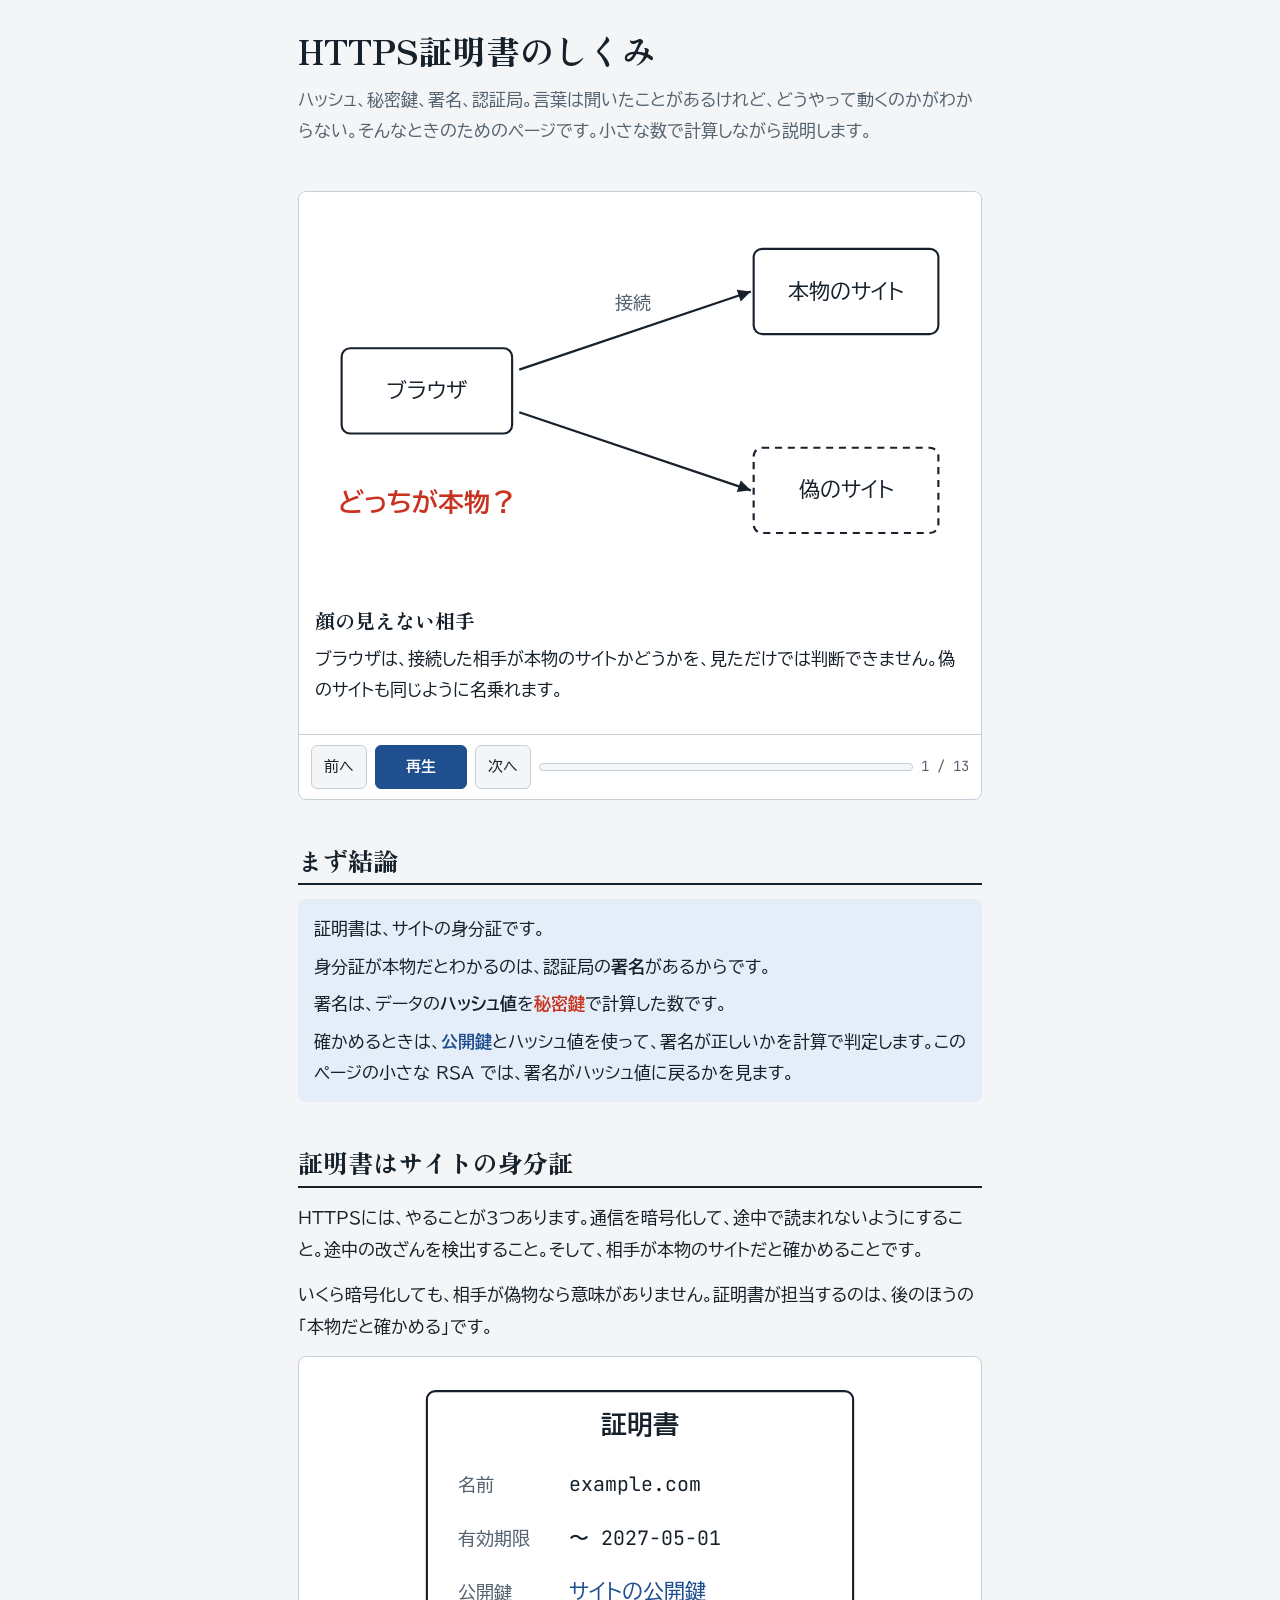
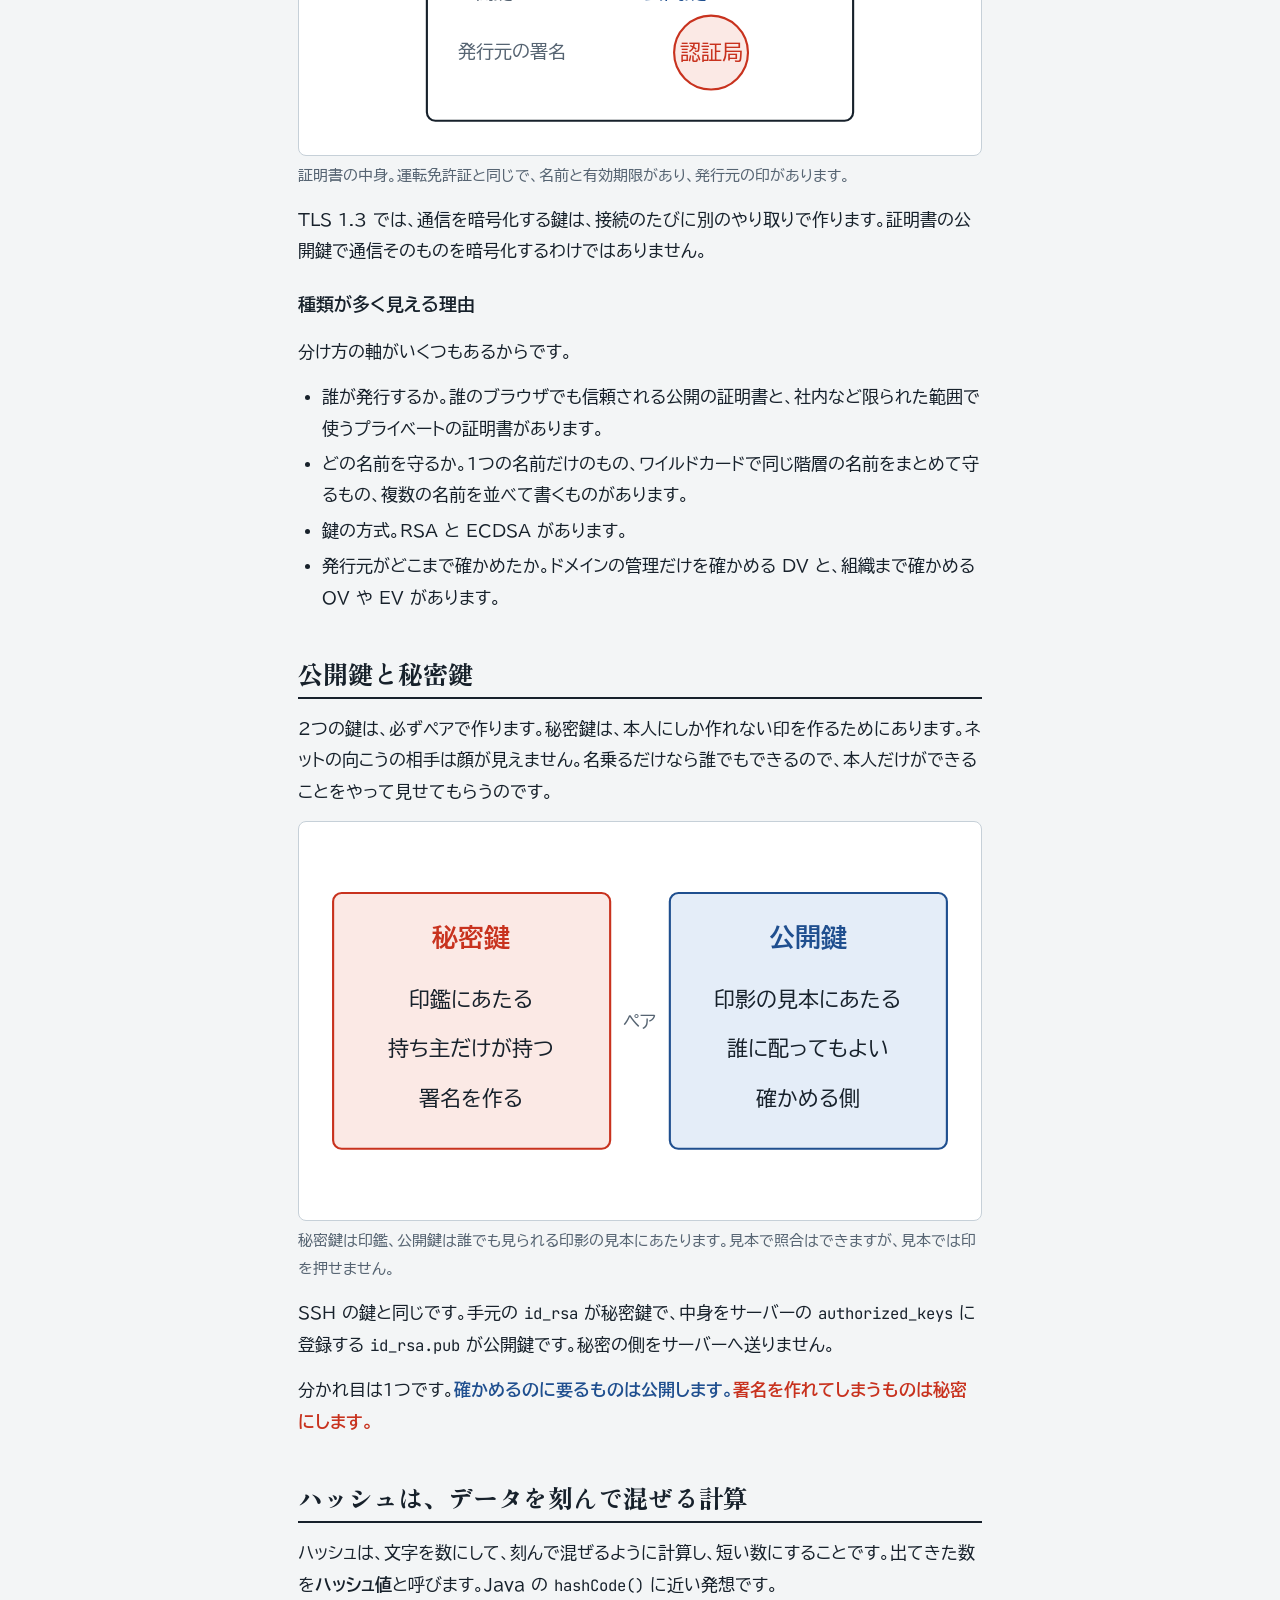
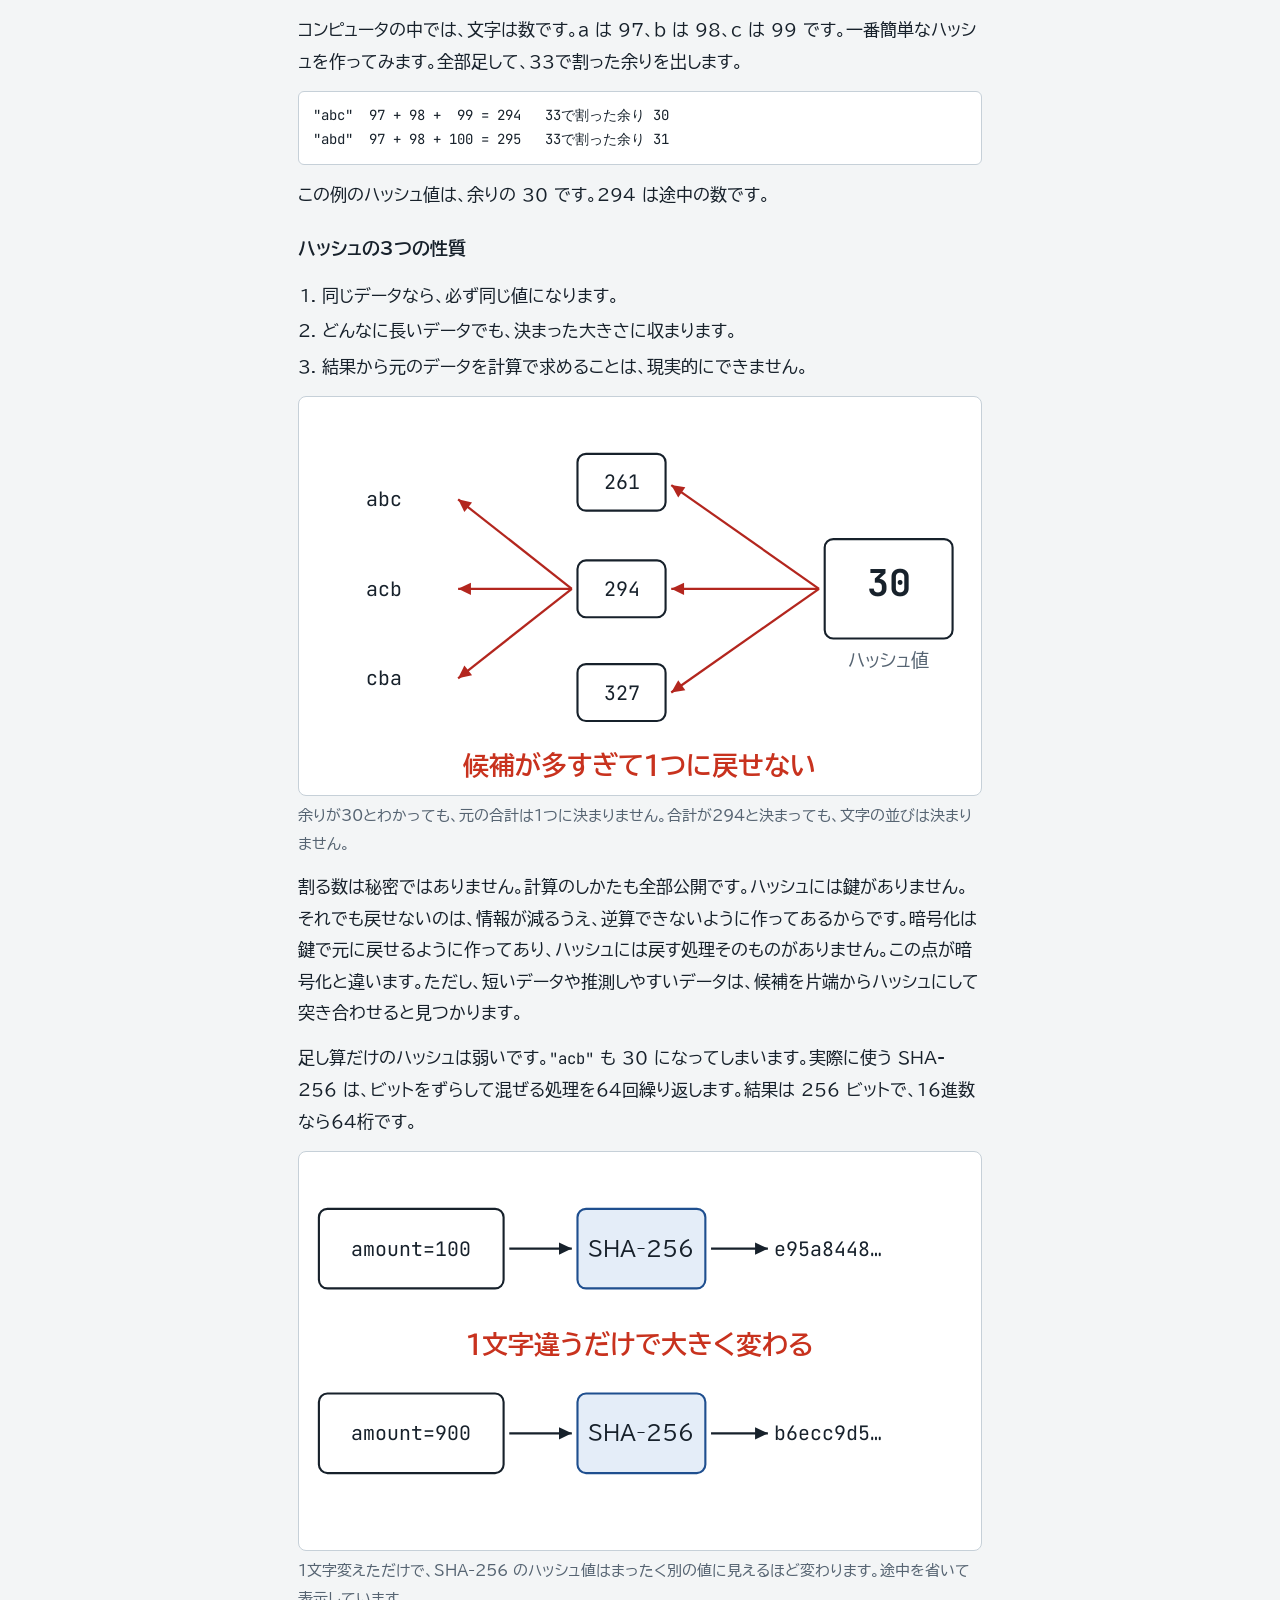
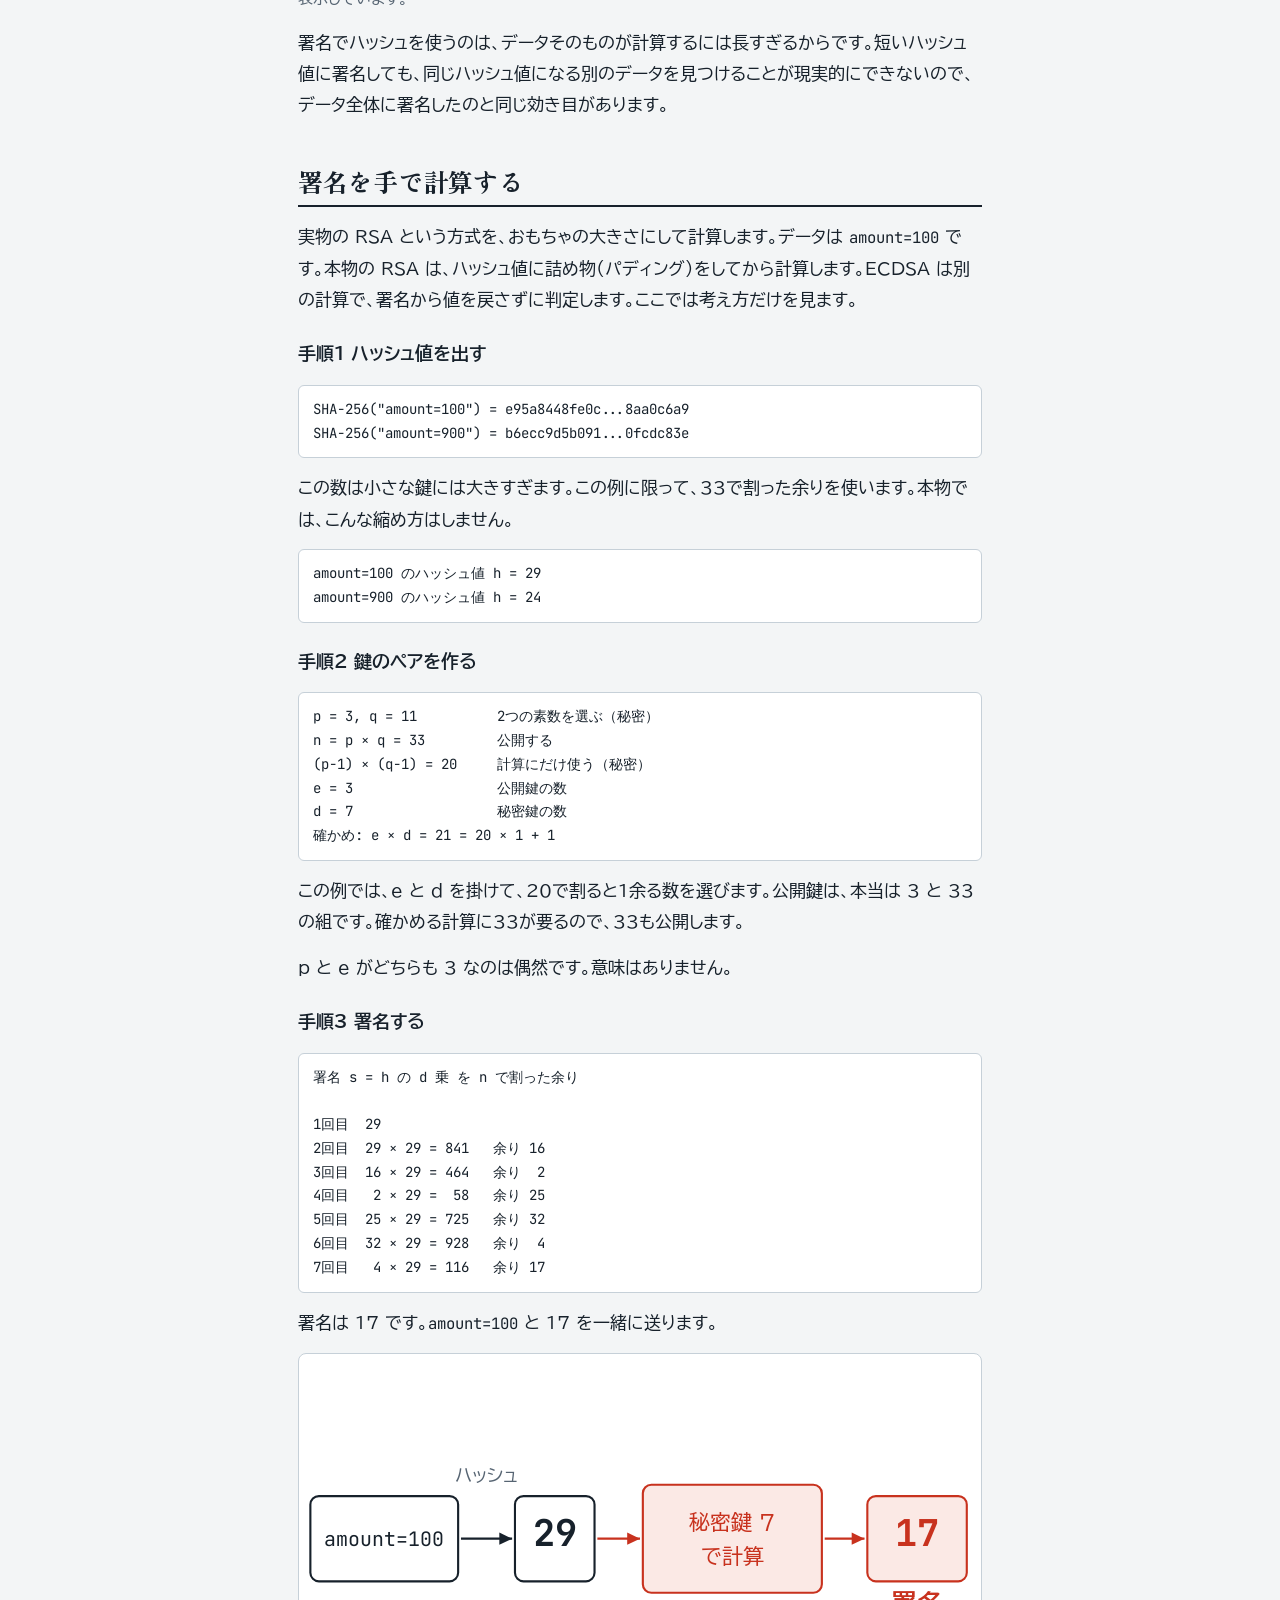
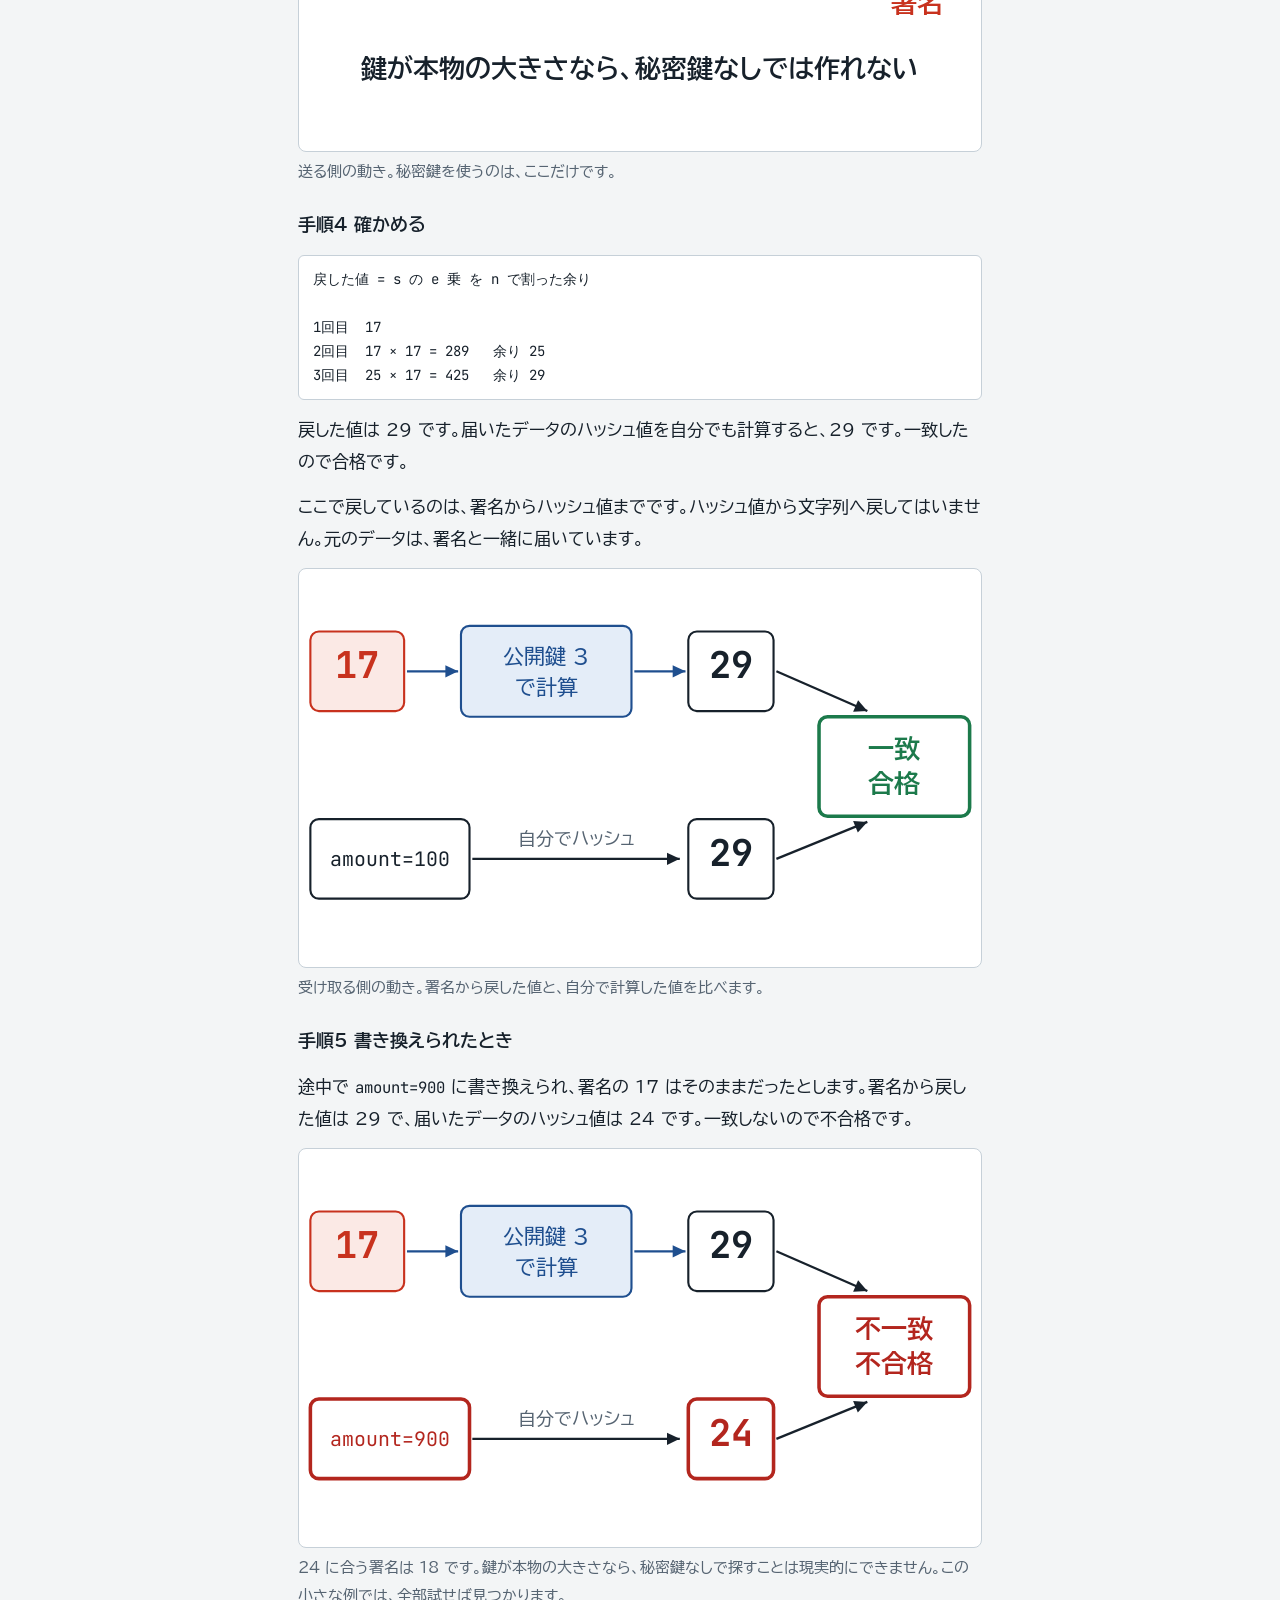
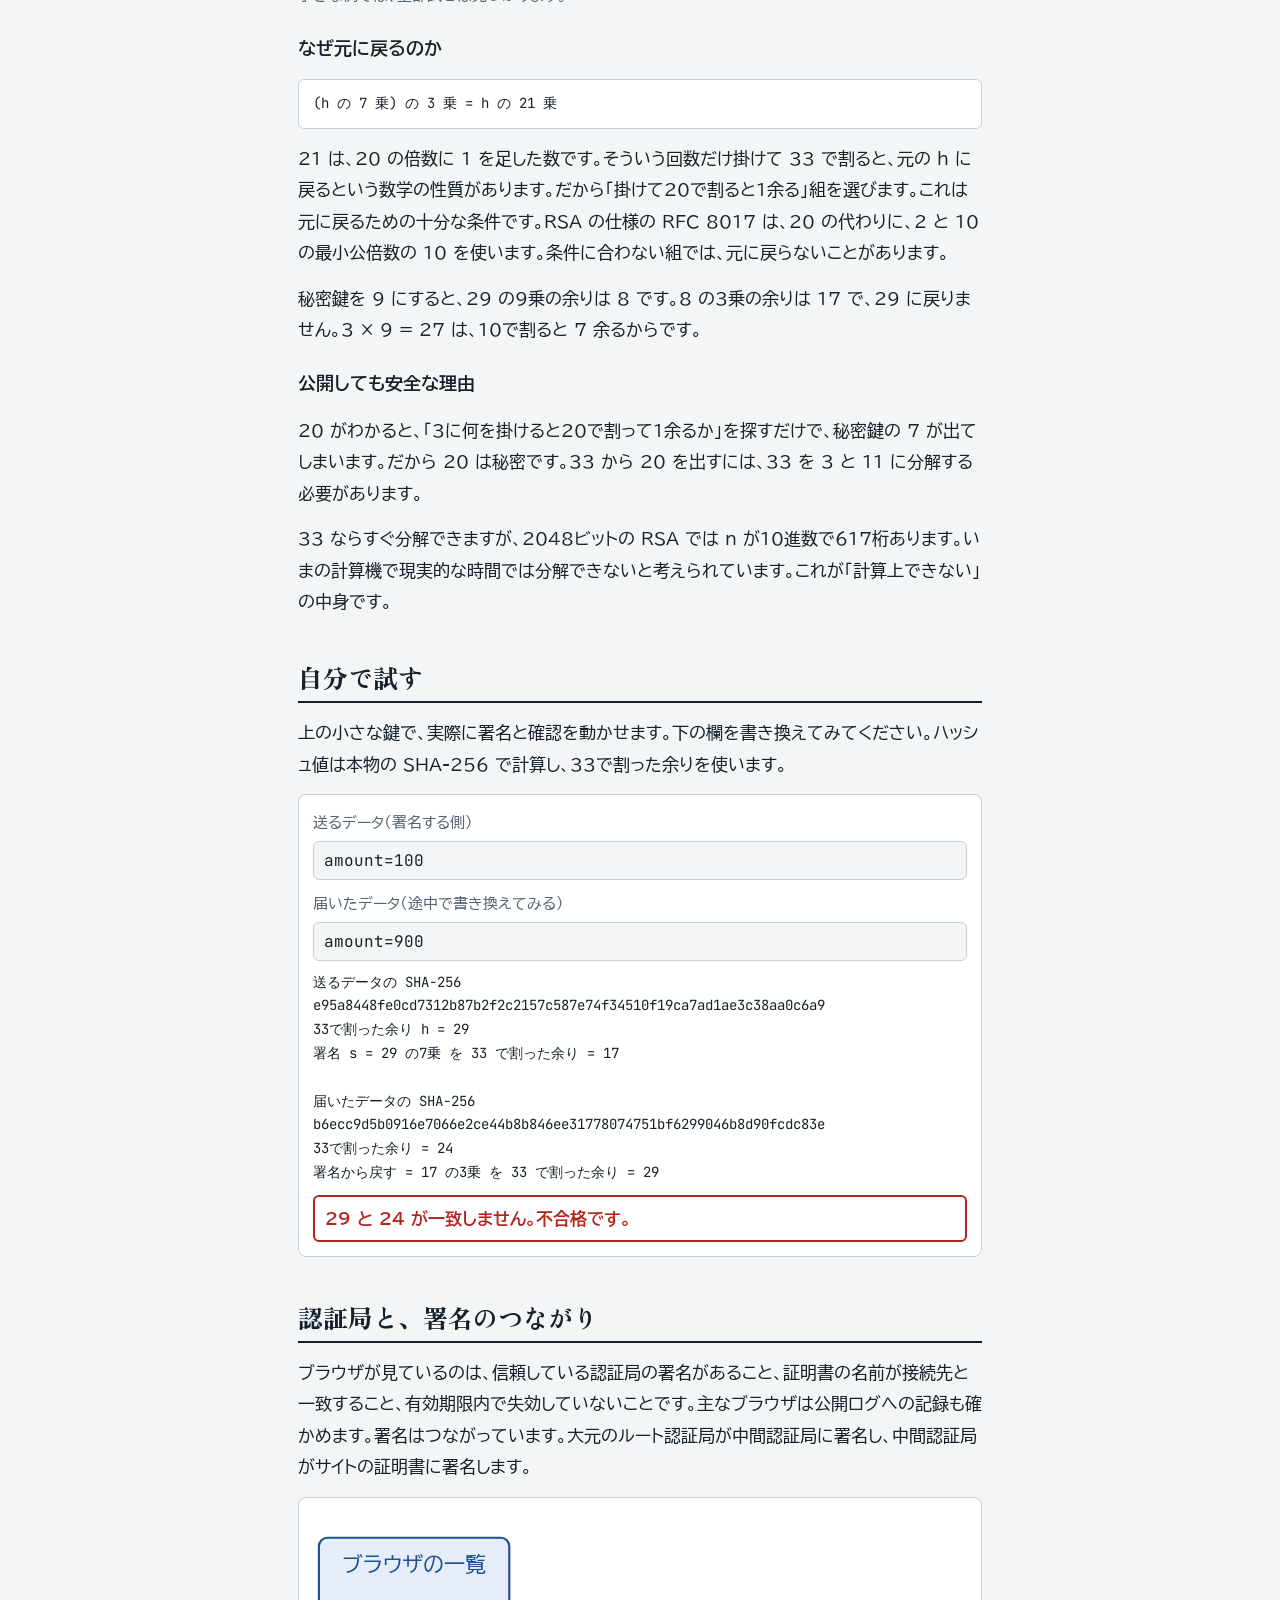
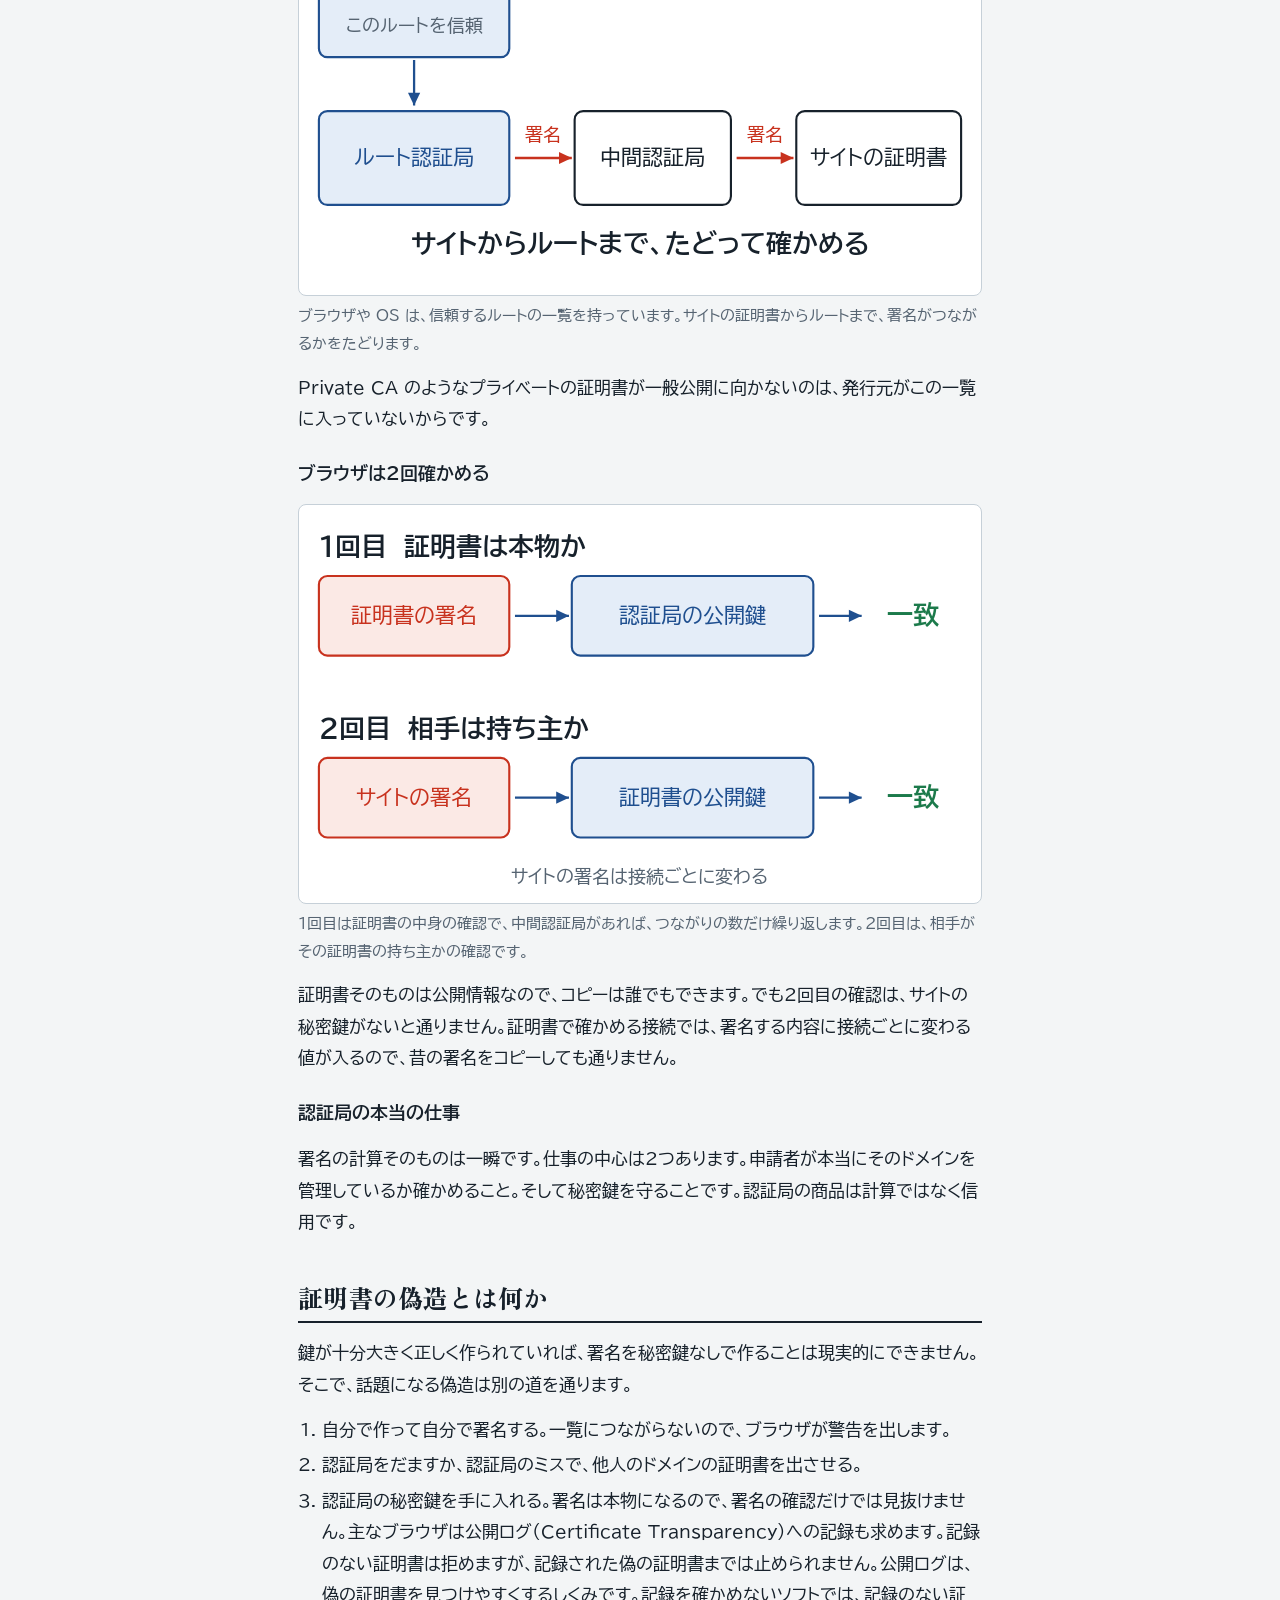
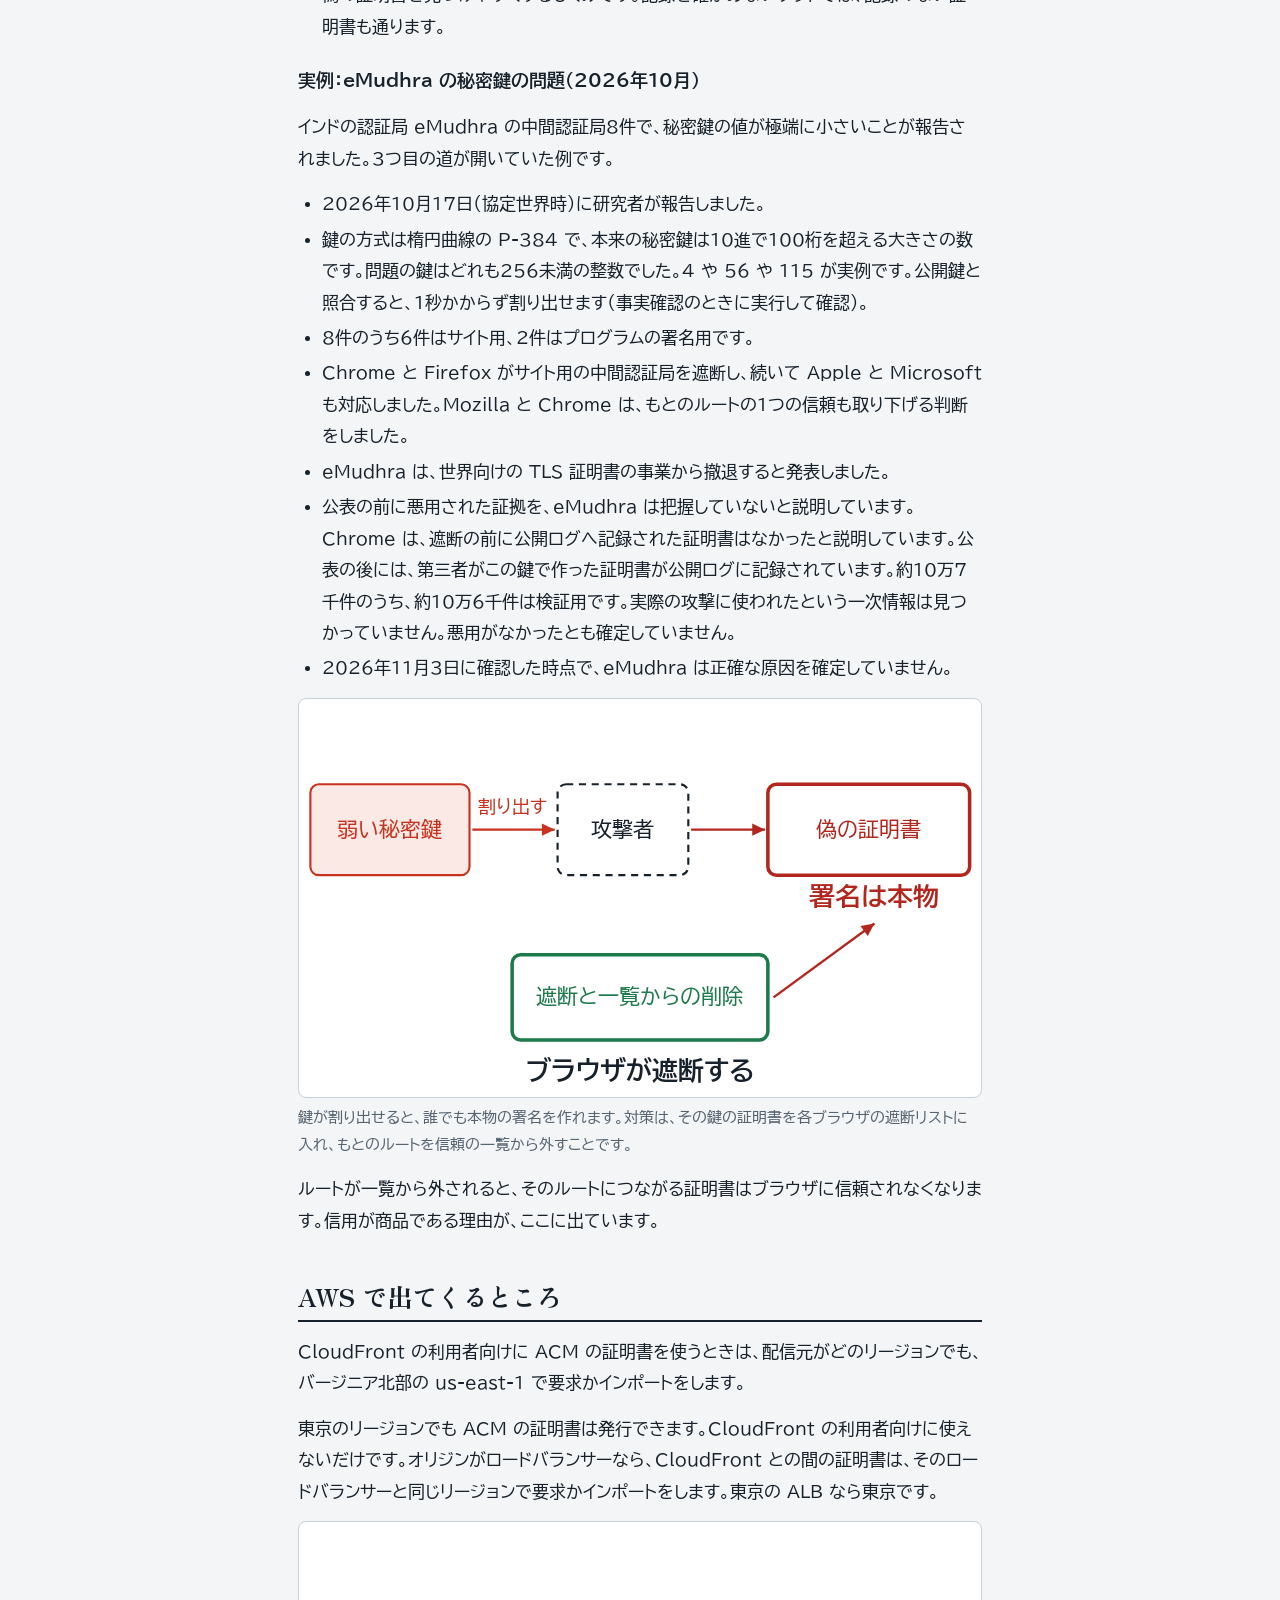
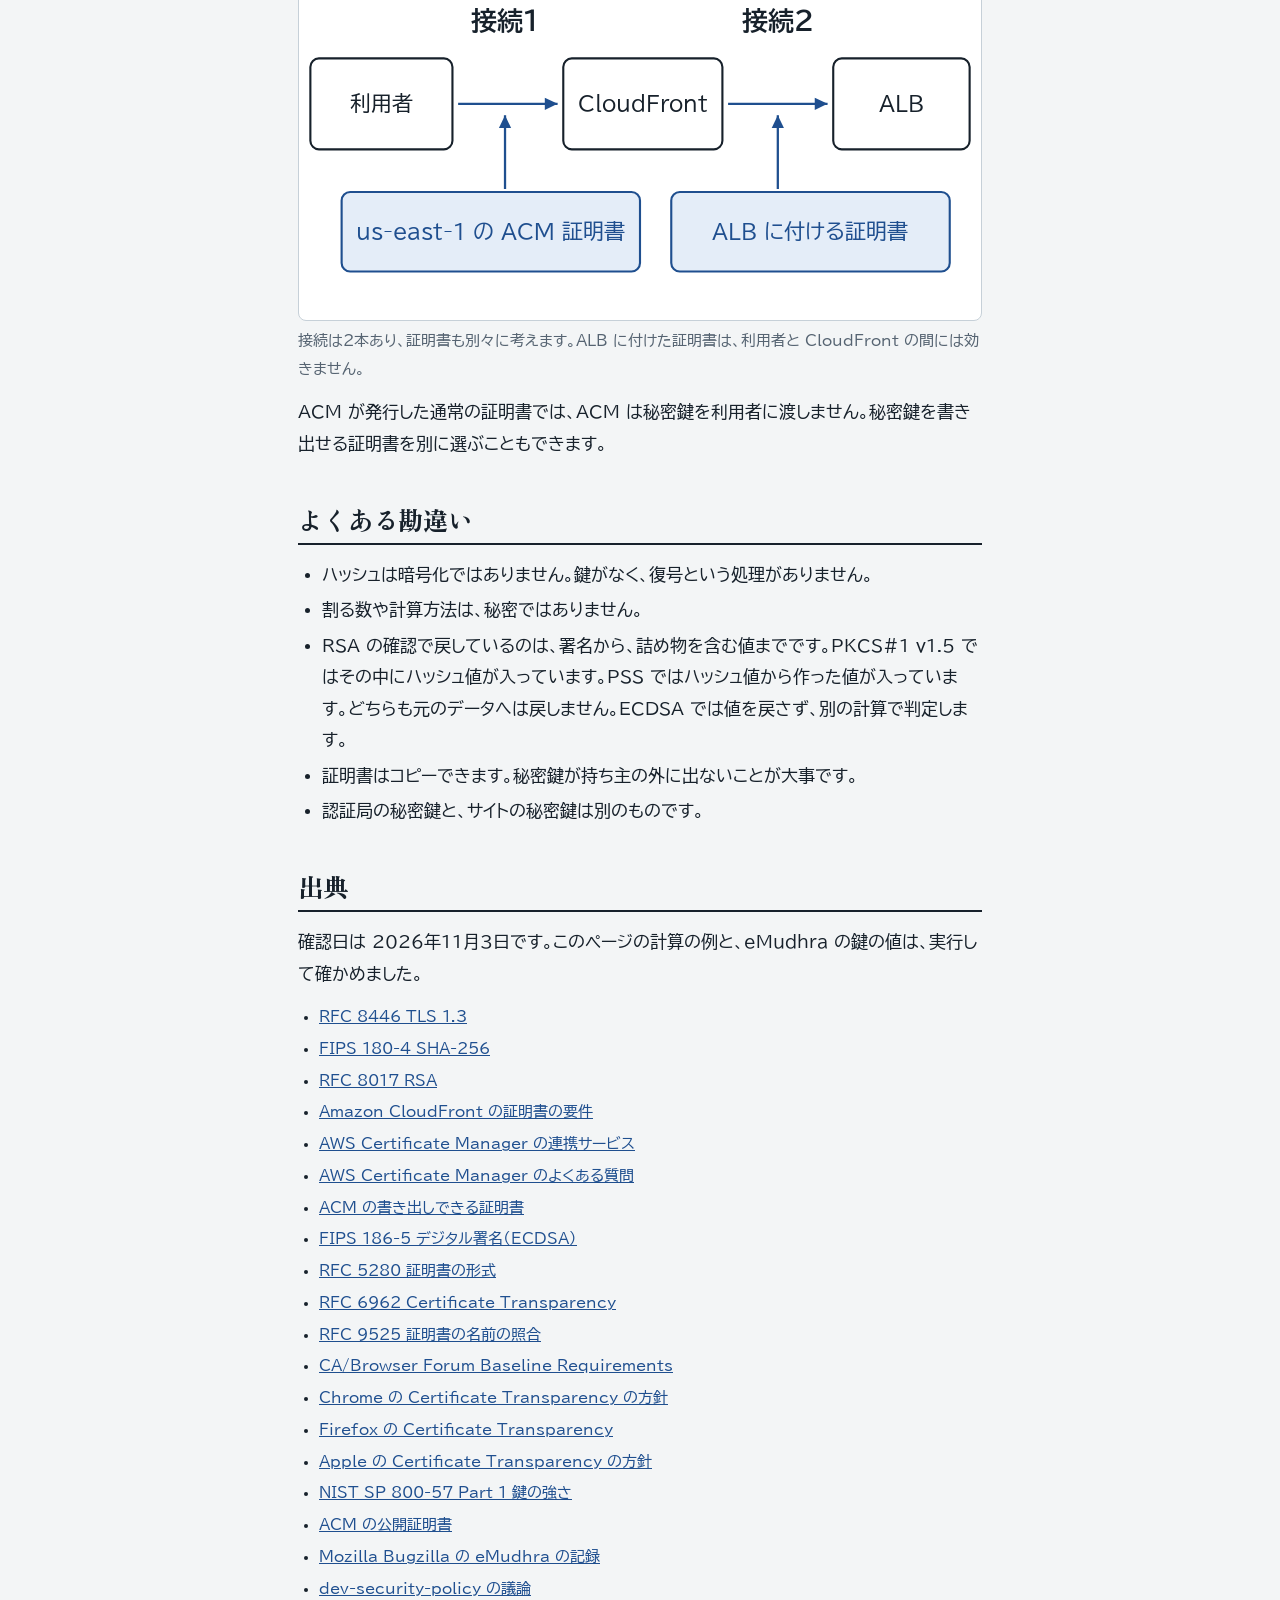
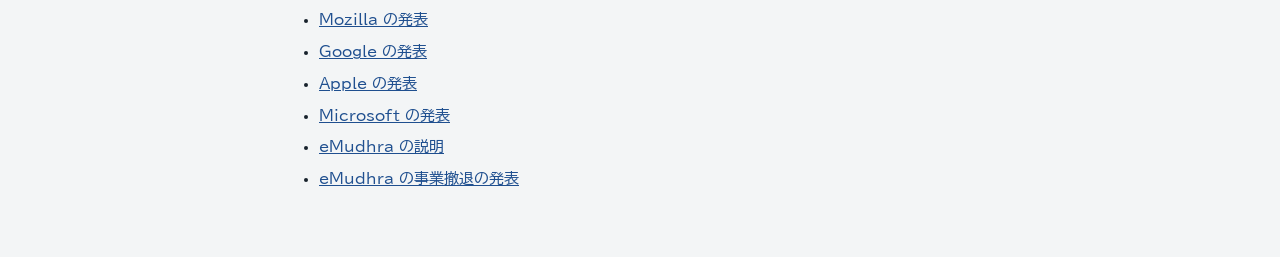
<file: https-certificate/index.html>
<!DOCTYPE html>
<html lang="ja">
<head>
<meta charset="utf-8">
<meta name="viewport" content="width=device-width, initial-scale=1">
<title>HTTPS証明書のしくみ</title>
<link rel="preconnect" href="https://fonts.googleapis.com">
<link rel="preconnect" href="https://fonts.gstatic.com" crossorigin>
<link href="https://fonts.googleapis.com/css2?family=BIZ+UDPGothic:wght@400;700&family=Zen+Antique+Soft&family=JetBrains+Mono:wght@400;600&display=swap" rel="stylesheet">
<style>
/* 朱は秘密の側（印鑑）、藍は公開の側（印影の見本）。色そのものが意味を持つ。1段組で上から読み、動画と本文が同じ図を使う。 */
:root {
  --paper: #f3f5f6;
  --surface: #ffffff;
  --ink: #17212b;
  --muted: #566472;
  --line: #c6d0d8;
  --sign: #c8321e;
  --public: #1f4f8f;
  --good: #1c7a4b;
  --bad: #b3261e;
  --tint-sign: #fbe9e5;
  --tint-public: #e4edf8;
  --display: "Zen Antique Soft", "Hiragino Mincho ProN", "Yu Mincho", serif;
  --body: "BIZ UDPGothic", "Hiragino Sans", "Yu Gothic", sans-serif;
  --mono: "JetBrains Mono", ui-monospace, Menlo, monospace;
}
@media (prefers-color-scheme: dark) {
  :root:not([data-theme="light"]) {
    color-scheme: dark;
    --paper: #12181f; --surface: #1b232c; --ink: #e8edf1; --muted: #9fadb9; --line: #36434f;
    --sign: #ff7a63; --public: #86b4f0; --good: #5ed39a; --bad: #ff8a80;
    --tint-sign: #3a211d; --tint-public: #1c2d42;
  }
}
:root[data-theme="dark"] {
  color-scheme: dark;
  --paper: #12181f; --surface: #1b232c; --ink: #e8edf1; --muted: #9fadb9; --line: #36434f;
  --sign: #ff7a63; --public: #86b4f0; --good: #5ed39a; --bad: #ff8a80;
  --tint-sign: #3a211d; --tint-public: #1c2d42;
}
* { box-sizing: border-box; }
html { -webkit-text-size-adjust: 100%; }
body { margin: 0; background: var(--paper); color: var(--ink); font-family: var(--body); font-size: 17px; line-height: 1.85; }
main { max-width: 720px; margin: 0 auto; padding: 28px 18px 64px; display: flex; flex-direction: column; gap: 44px; }
header { display: flex; flex-direction: column; gap: 10px; }
h1, h2 { font-family: var(--display); font-weight: 400; text-wrap: balance; line-height: 1.35; margin: 0; }
h1 { font-size: 34px; }
h2 { font-size: 25px; padding-bottom: 6px; border-bottom: 2px solid var(--ink); }
h3 { font-size: 18px; margin: 8px 0 0; }
p { margin: 0; }
section { display: flex; flex-direction: column; gap: 14px; }
ul, ol { margin: 0; padding-left: 1.4em; display: flex; flex-direction: column; gap: 4px; }
a { color: var(--public); }
code, .num { font-family: var(--mono); font-size: .92em; font-variant-numeric: tabular-nums; }
.lead { color: var(--muted); }
.secret { color: var(--sign); font-weight: 700; }
.public { color: var(--public); font-weight: 700; }
pre { margin: 0; padding: 12px 14px; background: var(--surface); border: 1px solid var(--line); border-radius: 6px; font-family: var(--mono); font-size: 14px; line-height: 1.7; overflow-x: auto; }
figure { margin: 0; display: flex; flex-direction: column; gap: 6px; }
figcaption { color: var(--muted); font-size: 15px; }
svg { display: block; width: 100%; height: auto; }
.frame { background: var(--surface); border: 1px solid var(--line); border-radius: 8px; overflow: hidden; }
.note { border-left: 4px solid var(--sign); background: var(--tint-sign); padding: 10px 14px; }

/* 動画プレーヤー */
.player { display: flex; flex-direction: column; gap: 0; background: var(--surface); border: 1px solid var(--line); border-radius: 8px; overflow: hidden; }
.player h3 { margin: 0; padding: 12px 16px 0; font-family: var(--display); font-weight: 400; font-size: 20px; }
.cap { padding: 4px 16px 12px; min-height: 5.6em; }
.ctrl { display: flex; align-items: center; gap: 8px; padding: 10px 12px; border-top: 1px solid var(--line); flex-wrap: wrap; }
button { font: inherit; font-size: 15px; color: var(--ink); background: var(--paper); border: 1px solid var(--line); border-radius: 6px; padding: 7px 12px; cursor: pointer; min-height: 40px; }
button.main { background: var(--public); border-color: var(--public); color: var(--surface); font-weight: 700; min-width: 92px; }
button:focus-visible, input:focus-visible { outline: 3px solid var(--sign); outline-offset: 2px; }
.bar { flex: 1 1 120px; height: 8px; border-radius: 4px; background: var(--paper); border: 1px solid var(--line); overflow: hidden; }
.bar i { display: block; height: 100%; width: 0; background: var(--public); }
.count { font-family: var(--mono); font-size: 14px; color: var(--muted); font-variant-numeric: tabular-nums; }

/* 図の部品 */
.anim .in { animation: pop .5s ease-out both; animation-delay: calc(var(--d, 0) * 1s); }
@keyframes pop { from { opacity: 0; transform: translateY(6px); } to { opacity: 1; transform: none; } }
@media (prefers-reduced-motion: reduce) { .anim .in { animation: none; } }
svg text { fill: var(--ink); font-family: var(--body); font-size: 15px; }
svg text.big { font-size: 26px; font-weight: 700; font-family: var(--mono); }
svg text.mid { font-size: 18px; font-weight: 700; }
svg text.mono { font-family: var(--mono); font-size: 14px; }
svg text.small { font-size: 13px; fill: var(--muted); }
svg text.c-sec { fill: var(--sign); } svg text.c-pub { fill: var(--public); }
svg text.c-ok { fill: var(--good); } svg text.c-ng { fill: var(--bad); }
.bx { fill: var(--surface); stroke: var(--ink); stroke-width: 1.5; }
.bx.sec { fill: var(--tint-sign); stroke: var(--sign); }
.bx.pub { fill: var(--tint-public); stroke: var(--public); }
.bx.ok { stroke: var(--good); stroke-width: 2.5; }
.bx.ng { stroke: var(--bad); stroke-width: 2.5; }
.bx.dash { stroke-dasharray: 5 4; }
.ln { stroke: var(--ink); stroke-width: 1.6; fill: none; }
.ln.sec { stroke: var(--sign); } .ln.pub { stroke: var(--public); } .ln.ng { stroke: var(--bad); }
.hd { fill: var(--ink); } .hd.sec { fill: var(--sign); } .hd.pub { fill: var(--public); } .hd.ng { fill: var(--bad); }

/* 試す */
.lab { display: flex; flex-direction: column; gap: 10px; background: var(--surface); border: 1px solid var(--line); border-radius: 8px; padding: 14px; }
label { font-size: 15px; color: var(--muted); display: flex; flex-direction: column; gap: 4px; }
input[type=text] { font-family: var(--mono); font-size: 16px; padding: 8px 10px; color: var(--ink); background: var(--paper); border: 1px solid var(--line); border-radius: 6px; width: 100%; }
.res { font-family: var(--mono); font-size: 14px; line-height: 1.7; overflow-wrap: anywhere; white-space: pre-wrap; }
.verdict { font-weight: 700; padding: 6px 10px; border-radius: 6px; border: 2px solid currentColor; }
.verdict.ok { color: var(--good); } .verdict.ng { color: var(--bad); }

.summary { background: var(--tint-public); padding: 14px 16px; border-radius: 8px; display: flex; flex-direction: column; gap: 6px; }
.src { font-size: 15px; overflow-wrap: anywhere; }
</style>
</head>
<body>
<main>

<header>
  <h1>HTTPS証明書のしくみ</h1>
  <p class="lead">ハッシュ、秘密鍵、署名、認証局。言葉は聞いたことがあるけれど、どうやって動くのかがわからない。そんなときのためのページです。小さな数で計算しながら説明します。</p>
</header>

<section aria-label="動画">
  <div class="player" id="player">
    <div class="frame" style="border:0;border-radius:0" id="stage"></div>
    <h3 id="ptitle"></h3>
    <p class="cap" id="pcap"></p>
    <div class="ctrl">
      <button id="prev" type="button">前へ</button>
      <button id="play" class="main" type="button">再生</button>
      <button id="next" type="button">次へ</button>
      <div class="bar" aria-hidden="true"><i id="pbar"></i></div>
      <span class="count" id="pcount"></span>
    </div>
  </div>
</section>

<section>
  <h2>まず結論</h2>
  <div class="summary">
    <p>証明書は、サイトの身分証です。</p>
    <p>身分証が本物だとわかるのは、認証局の<strong>署名</strong>があるからです。</p>
    <p>署名は、データの<strong>ハッシュ値</strong>を<span class="secret">秘密鍵</span>で計算した数です。</p>
    <p>確かめるときは、<span class="public">公開鍵</span>とハッシュ値を使って、署名が正しいかを計算で判定します。このページの小さな RSA では、署名がハッシュ値に戻るかを見ます。</p>
  </div>
</section>

<section>
  <h2>証明書はサイトの身分証</h2>
  <p>HTTPSには、やることが3つあります。通信を暗号化して、途中で読まれないようにすること。途中の改ざんを検出すること。そして、相手が本物のサイトだと確かめることです。</p>
  <p>いくら暗号化しても、相手が偽物なら意味がありません。証明書が担当するのは、後のほうの「本物だと確かめる」です。</p>
  <div data-fig="2" data-cap="証明書の中身。運転免許証と同じで、名前と有効期限があり、発行元の印があります。"></div>
  <p>TLS 1.3 では、通信を暗号化する鍵は、接続のたびに別のやり取りで作ります。証明書の公開鍵で通信そのものを暗号化するわけではありません。</p>
  <h3>種類が多く見える理由</h3>
  <p>分け方の軸がいくつもあるからです。</p>
  <ul>
    <li>誰が発行するか。誰のブラウザでも信頼される公開の証明書と、社内など限られた範囲で使うプライベートの証明書があります。</li>
    <li>どの名前を守るか。1つの名前だけのもの、ワイルドカードで同じ階層の名前をまとめて守るもの、複数の名前を並べて書くものがあります。</li>
    <li>鍵の方式。RSA と ECDSA があります。</li>
    <li>発行元がどこまで確かめたか。ドメインの管理だけを確かめる DV と、組織まで確かめる OV や EV があります。</li>
  </ul>
</section>

<section>
  <h2>公開鍵と秘密鍵</h2>
  <p>2つの鍵は、必ずペアで作ります。秘密鍵は、本人にしか作れない印を作るためにあります。ネットの向こうの相手は顔が見えません。名乗るだけなら誰でもできるので、本人だけができることをやって見せてもらうのです。</p>
  <div data-fig="3" data-cap="秘密鍵は印鑑、公開鍵は誰でも見られる印影の見本にあたります。見本で照合はできますが、見本では印を押せません。"></div>
  <p>SSH の鍵と同じです。手元の <code>id_rsa</code> が秘密鍵で、中身をサーバーの <code>authorized_keys</code> に登録する <code>id_rsa.pub</code> が公開鍵です。秘密の側をサーバーへ送りません。</p>
  <p>分かれ目は1つです。<span class="public">確かめるのに要るものは公開します。</span><span class="secret">署名を作れてしまうものは秘密にします。</span></p>
</section>

<section>
  <h2>ハッシュは、データを刻んで混ぜる計算</h2>
  <p>ハッシュは、文字を数にして、刻んで混ぜるように計算し、短い数にすることです。出てきた数を<strong>ハッシュ値</strong>と呼びます。Java の <code>hashCode()</code> に近い発想です。</p>
  <p>コンピュータの中では、文字は数です。a は 97、b は 98、c は 99 です。一番簡単なハッシュを作ってみます。全部足して、33で割った余りを出します。</p>
<pre>"abc"  97 + 98 +  99 = 294   33で割った余り 30
"abd"  97 + 98 + 100 = 295   33で割った余り 31</pre>
  <p>この例のハッシュ値は、余りの 30 です。294 は途中の数です。</p>
  <h3>ハッシュの3つの性質</h3>
  <ol>
    <li>同じデータなら、必ず同じ値になります。</li>
    <li>どんなに長いデータでも、決まった大きさに収まります。</li>
    <li>結果から元のデータを計算で求めることは、現実的にできません。</li>
  </ol>
  <div data-fig="5" data-cap="余りが30とわかっても、元の合計は1つに決まりません。合計が294と決まっても、文字の並びは決まりません。"></div>
  <p>割る数は秘密ではありません。計算のしかたも全部公開です。ハッシュには鍵がありません。それでも戻せないのは、情報が減るうえ、逆算できないように作ってあるからです。暗号化は鍵で元に戻せるように作ってあり、ハッシュには戻す処理そのものがありません。この点が暗号化と違います。ただし、短いデータや推測しやすいデータは、候補を片端からハッシュにして突き合わせると見つかります。</p>
  <p>足し算だけのハッシュは弱いです。<code>"acb"</code> も 30 になってしまいます。実際に使う SHA-256 は、ビットをずらして混ぜる処理を64回繰り返します。結果は 256 ビットで、16進数なら64桁です。</p>
  <div data-fig="4" data-cap="1文字変えただけで、SHA-256 のハッシュ値はまったく別の値に見えるほど変わります。途中を省いて表示しています。"></div>
  <p>署名でハッシュを使うのは、データそのものが計算するには長すぎるからです。短いハッシュ値に署名しても、同じハッシュ値になる別のデータを見つけることが現実的にできないので、データ全体に署名したのと同じ効き目があります。</p>
</section>

<section>
  <h2>署名を手で計算する</h2>
  <p>実物の RSA という方式を、おもちゃの大きさにして計算します。データは <code>amount=100</code> です。本物の RSA は、ハッシュ値に詰め物（パディング）をしてから計算します。ECDSA は別の計算で、署名から値を戻さずに判定します。ここでは考え方だけを見ます。</p>
  <h3>手順1 ハッシュ値を出す</h3>
<pre>SHA-256("amount=100") = e95a8448fe0c...8aa0c6a9
SHA-256("amount=900") = b6ecc9d5b091...0fcdc83e</pre>
  <p>この数は小さな鍵には大きすぎます。この例に限って、33で割った余りを使います。本物では、こんな縮め方はしません。</p>
<pre>amount=100 のハッシュ値 h = 29
amount=900 のハッシュ値 h = 24</pre>
  <h3>手順2 鍵のペアを作る</h3>
<pre>p = 3, q = 11          2つの素数を選ぶ（秘密）
n = p × q = 33         公開する
(p-1) × (q-1) = 20     計算にだけ使う（秘密）
e = 3                  公開鍵の数
d = 7                  秘密鍵の数
確かめ: e × d = 21 = 20 × 1 + 1</pre>
  <p>この例では、e と d を掛けて、20で割ると1余る数を選びます。公開鍵は、本当は 3 と 33 の組です。確かめる計算に33が要るので、33も公開します。</p>
  <p>p と e がどちらも 3 なのは偶然です。意味はありません。</p>
  <h3>手順3 署名する</h3>
<pre>署名 s = h の d 乗 を n で割った余り

1回目  29
2回目  29 × 29 = 841   余り 16
3回目  16 × 29 = 464   余り  2
4回目   2 × 29 =  58   余り 25
5回目  25 × 29 = 725   余り 32
6回目  32 × 29 = 928   余り  4
7回目   4 × 29 = 116   余り 17</pre>
  <p>署名は 17 です。<code>amount=100</code> と 17 を一緒に送ります。</p>
  <div data-fig="6" data-cap="送る側の動き。秘密鍵を使うのは、ここだけです。"></div>
  <h3>手順4 確かめる</h3>
<pre>戻した値 = s の e 乗 を n で割った余り

1回目  17
2回目  17 × 17 = 289   余り 25
3回目  25 × 17 = 425   余り 29</pre>
  <p>戻した値は 29 です。届いたデータのハッシュ値を自分でも計算すると、29 です。一致したので合格です。</p>
  <p>ここで戻しているのは、署名からハッシュ値までです。ハッシュ値から文字列へ戻してはいません。元のデータは、署名と一緒に届いています。</p>
  <div data-fig="8" data-cap="受け取る側の動き。署名から戻した値と、自分で計算した値を比べます。"></div>
  <h3>手順5 書き換えられたとき</h3>
  <p>途中で <code>amount=900</code> に書き換えられ、署名の 17 はそのままだったとします。署名から戻した値は 29 で、届いたデータのハッシュ値は 24 です。一致しないので不合格です。</p>
  <div data-fig="9" data-cap="24 に合う署名は 18 です。鍵が本物の大きさなら、秘密鍵なしで探すことは現実的にできません。この小さな例では、全部試せば見つかります。"></div>
  <h3>なぜ元に戻るのか</h3>
<pre>(h の 7 乗) の 3 乗 = h の 21 乗</pre>
  <p>21 は、20 の倍数に 1 を足した数です。そういう回数だけ掛けて 33 で割ると、元の h に戻るという数学の性質があります。だから「掛けて20で割ると1余る」組を選びます。これは元に戻るための十分な条件です。RSA の仕様の RFC 8017 は、20 の代わりに、2 と 10 の最小公倍数の 10 を使います。条件に合わない組では、元に戻らないことがあります。</p>
  <p>秘密鍵を 9 にすると、29 の9乗の余りは 8 です。8 の3乗の余りは 17 で、29 に戻りません。3 × 9 = 27 は、10で割ると 7 余るからです。</p>
  <h3>公開しても安全な理由</h3>
  <p>20 がわかると、「3に何を掛けると20で割って1余るか」を探すだけで、秘密鍵の 7 が出てしまいます。だから 20 は秘密です。33 から 20 を出すには、33 を 3 と 11 に分解する必要があります。</p>
  <p>33 ならすぐ分解できますが、2048ビットの RSA では n が10進数で617桁あります。いまの計算機で現実的な時間では分解できないと考えられています。これが「計算上できない」の中身です。</p>
</section>

<section>
  <h2>自分で試す</h2>
  <p>上の小さな鍵で、実際に署名と確認を動かせます。下の欄を書き換えてみてください。ハッシュ値は本物の SHA-256 で計算し、33で割った余りを使います。</p>
  <div class="lab">
    <label for="d1">送るデータ（署名する側）<input id="d1" type="text" value="amount=100" autocomplete="off"></label>
    <label for="d2">届いたデータ（途中で書き換えてみる）<input id="d2" type="text" value="amount=900" autocomplete="off"></label>
    <div class="res" id="labres"></div>
    <div class="verdict" id="labv" role="status"></div>
  </div>
</section>

<section>
  <h2>認証局と、署名のつながり</h2>
  <p>ブラウザが見ているのは、信頼している認証局の署名があること、証明書の名前が接続先と一致すること、有効期限内で失効していないことです。主なブラウザは公開ログへの記録も確かめます。署名はつながっています。大元のルート認証局が中間認証局に署名し、中間認証局がサイトの証明書に署名します。</p>
  <div data-fig="10" data-cap="ブラウザや OS は、信頼するルートの一覧を持っています。サイトの証明書からルートまで、署名がつながるかをたどります。"></div>
  <p>Private CA のようなプライベートの証明書が一般公開に向かないのは、発行元がこの一覧に入っていないからです。</p>
  <h3>ブラウザは2回確かめる</h3>
  <div data-fig="11" data-cap="1回目は証明書の中身の確認で、中間認証局があれば、つながりの数だけ繰り返します。2回目は、相手がその証明書の持ち主かの確認です。"></div>
  <p>証明書そのものは公開情報なので、コピーは誰でもできます。でも2回目の確認は、サイトの秘密鍵がないと通りません。証明書で確かめる接続では、署名する内容に接続ごとに変わる値が入るので、昔の署名をコピーしても通りません。</p>
  <h3>認証局の本当の仕事</h3>
  <p>署名の計算そのものは一瞬です。仕事の中心は2つあります。申請者が本当にそのドメインを管理しているか確かめること。そして秘密鍵を守ることです。認証局の商品は計算ではなく信用です。</p>
</section>

<section>
  <h2>証明書の偽造とは何か</h2>
  <p>鍵が十分大きく正しく作られていれば、署名を秘密鍵なしで作ることは現実的にできません。そこで、話題になる偽造は別の道を通ります。</p>
  <ol>
    <li>自分で作って自分で署名する。一覧につながらないので、ブラウザが警告を出します。</li>
    <li>認証局をだますか、認証局のミスで、他人のドメインの証明書を出させる。</li>
    <li>認証局の秘密鍵を手に入れる。署名は本物になるので、署名の確認だけでは見抜けません。主なブラウザは公開ログ（Certificate Transparency）への記録も求めます。記録のない証明書は拒めますが、記録された偽の証明書までは止められません。公開ログは、偽の証明書を見つけやすくするしくみです。記録を確かめないソフトでは、記録のない証明書も通ります。</li>
  </ol>
  <h3>実例：eMudhra の秘密鍵の問題（2026年10月）</h3>
  <p>インドの認証局 eMudhra の中間認証局8件で、秘密鍵の値が極端に小さいことが報告されました。3つ目の道が開いていた例です。</p>
  <ul>
    <li>2026年10月17日（協定世界時）に研究者が報告しました。</li>
    <li>鍵の方式は楕円曲線の P-384 で、本来の秘密鍵は10進で100桁を超える大きさの数です。問題の鍵はどれも256未満の整数でした。4 や 56 や 115 が実例です。公開鍵と照合すると、1秒かからず割り出せます（事実確認のときに実行して確認）。</li>
    <li>8件のうち6件はサイト用、2件はプログラムの署名用です。</li>
    <li>Chrome と Firefox がサイト用の中間認証局を遮断し、続いて Apple と Microsoft も対応しました。Mozilla と Chrome は、もとのルートの1つの信頼も取り下げる判断をしました。</li>
    <li>eMudhra は、世界向けの TLS 証明書の事業から撤退すると発表しました。</li>
    <li>公表の前に悪用された証拠を、eMudhra は把握していないと説明しています。Chrome は、遮断の前に公開ログへ記録された証明書はなかったと説明しています。公表の後には、第三者がこの鍵で作った証明書が公開ログに記録されています。約10万7千件のうち、約10万6千件は検証用です。実際の攻撃に使われたという一次情報は見つかっていません。悪用がなかったとも確定していません。</li><li>2026年11月3日に確認した時点で、eMudhra は正確な原因を確定していません。</li>
  </ul>
  <div data-fig="12" data-cap="鍵が割り出せると、誰でも本物の署名を作れます。対策は、その鍵の証明書を各ブラウザの遮断リストに入れ、もとのルートを信頼の一覧から外すことです。"></div>
  <p>ルートが一覧から外されると、そのルートにつながる証明書はブラウザに信頼されなくなります。信用が商品である理由が、ここに出ています。</p>
</section>

<section>
  <h2>AWS で出てくるところ</h2>
  <p>CloudFront の利用者向けに ACM の証明書を使うときは、配信元がどのリージョンでも、バージニア北部の us-east-1 で要求かインポートをします。</p>
  <p>東京のリージョンでも ACM の証明書は発行できます。CloudFront の利用者向けに使えないだけです。オリジンがロードバランサーなら、CloudFront との間の証明書は、そのロードバランサーと同じリージョンで要求かインポートをします。東京の ALB なら東京です。</p>
  <div data-fig="13" data-cap="接続は2本あり、証明書も別々に考えます。ALB に付けた証明書は、利用者と CloudFront の間には効きません。"></div>
  <p>ACM が発行した通常の証明書では、ACM は秘密鍵を利用者に渡しません。秘密鍵を書き出せる証明書を別に選ぶこともできます。</p>
</section>

<section>
  <h2>よくある勘違い</h2>
  <ul>
    <li>ハッシュは暗号化ではありません。鍵がなく、復号という処理がありません。</li>
    <li>割る数や計算方法は、秘密ではありません。</li>
    <li>RSA の確認で戻しているのは、署名から、詰め物を含む値までです。PKCS#1 v1.5 ではその中にハッシュ値が入っています。PSS ではハッシュ値から作った値が入っています。どちらも元のデータへは戻しません。ECDSA では値を戻さず、別の計算で判定します。</li>
    <li>証明書はコピーできます。秘密鍵が持ち主の外に出ないことが大事です。</li>
    <li>認証局の秘密鍵と、サイトの秘密鍵は別のものです。</li>
  </ul>
</section>

<section>
  <h2>出典</h2>
  <p>確認日は 2026年11月3日です。このページの計算の例と、eMudhra の鍵の値は、実行して確かめました。</p>
  <ul class="src" id="sources">
    <li><a href="https://www.rfc-editor.org/rfc/rfc8446">RFC 8446 TLS 1.3</a></li>
    <li><a href="https://csrc.nist.gov/pubs/fips/180-4/upd1/final">FIPS 180-4 SHA-256</a></li>
    <li><a href="https://www.rfc-editor.org/rfc/rfc8017">RFC 8017 RSA</a></li>
    <li><a href="https://docs.aws.amazon.com/AmazonCloudFront/latest/DeveloperGuide/cnames-and-https-requirements.html">Amazon CloudFront の証明書の要件</a></li>
    <li><a href="https://docs.aws.amazon.com/acm/latest/userguide/acm-services.html">AWS Certificate Manager の連携サービス</a></li>
    <li><a href="https://aws.amazon.com/certificate-manager/faqs/">AWS Certificate Manager のよくある質問</a></li>
    <li><a href="https://docs.aws.amazon.com/acm/latest/userguide/acm-exportable-certificates.html">ACM の書き出しできる証明書</a></li>
    <li><a href="https://nvlpubs.nist.gov/nistpubs/FIPS/NIST.FIPS.186-5.pdf">FIPS 186-5 デジタル署名（ECDSA）</a></li>
    <li><a href="https://www.rfc-editor.org/rfc/rfc5280">RFC 5280 証明書の形式</a></li>
    <li><a href="https://www.rfc-editor.org/rfc/rfc6962">RFC 6962 Certificate Transparency</a></li>
    <li><a href="https://www.rfc-editor.org/rfc/rfc9525">RFC 9525 証明書の名前の照合</a></li>
    <li><a href="https://cabforum.org/working-groups/server/baseline-requirements/requirements/">CA/Browser Forum Baseline Requirements</a></li>
    <li><a href="https://googlechrome.github.io/CertificateTransparency/ct_policy.html">Chrome の Certificate Transparency の方針</a></li>
    <li><a href="https://wiki.mozilla.org/SecurityEngineering/Certificate_Transparency">Firefox の Certificate Transparency</a></li>
    <li><a href="https://support.apple.com/en-us/103214">Apple の Certificate Transparency の方針</a></li>
    <li><a href="https://nvlpubs.nist.gov/nistpubs/SpecialPublications/NIST.SP.800-57pt1r5.pdf">NIST SP 800-57 Part 1 鍵の強さ</a></li>
    <li><a href="https://docs.aws.amazon.com/acm/latest/userguide/acm-public-certificates.html">ACM の公開証明書</a></li>
    <li><a href="https://bugzilla.mozilla.org/show_bug.cgi?id=2083449">Mozilla Bugzilla の eMudhra の記録</a></li>
    <li><a href="https://groups.google.com/a/mozilla.org/g/dev-security-policy/c/0R3XLJL6FuE">dev-security-policy の議論</a></li>
    <li><a href="https://blog.mozilla.org/security/2026/10/20/protecting-firefox-users-following-the-compromise-of-emudhra-intermediate-certificates/">Mozilla の発表</a></li>
    <li><a href="https://blog.google/security/protecting-chrome-and-android-users-from-compromised-emudhra-intermediate-ca-certificates/">Google の発表</a></li>
    <li><a href="https://support.apple.com/en-us/149555">Apple の発表</a></li>
    <li><a href="https://www.microsoft.com/en-us/msrc/blog/2026/10/microsoft-response-to-compromised-emudhra-certificate-authority-keys">Microsoft の発表</a></li>
    <li><a href="https://emudhra.com/en/post/certificate-security-incident">eMudhra の説明</a></li>
    <li><a href="https://emudhra.com/en/press-release/emudhra-to-exit-global-ssl-tls-certificate-business">eMudhra の事業撤退の発表</a></li>
  </ul>
</section>

</main>

<script>
/* 図の部品 */
const esc = s => String(s).replace(/&/g, '&amp;').replace(/</g, '&lt;');
const T = (x, y, s, c = '', d = 0, a = 'middle') => `<text x="${x}" y="${y}" text-anchor="${a}" class="in ${c}" style="--d:${d}">${esc(s)}</text>`;
const B = (x, y, w, h, c = '', d = 0) => `<rect x="${x}" y="${y}" width="${w}" height="${h}" rx="6" class="in bx ${c}" style="--d:${d}"/>`;
const A = (x1, y1, x2, y2, c = '', d = 0) => {
  const ang = Math.atan2(y2 - y1, x2 - x1), L = 10;
  const p = o => `${(x2 - L * Math.cos(ang + o)).toFixed(1)},${(y2 - L * Math.sin(ang + o)).toFixed(1)}`;
  return `<g class="in" style="--d:${d}"><line x1="${x1}" y1="${y1}" x2="${x2}" y2="${y2}" class="ln ${c}"/><polygon points="${x2},${y2} ${p(.45)} ${p(-.45)}" class="hd ${c}"/></g>`;
};
/* 文字つきの箱 */
const L = (x, y, w, h, s, c = '', d = 0, tc = '') => B(x, y, w, h, c, d) + T(x + w / 2, y + h / 2 + 5, s, tc, d);

const scenes = [
  { t: '顔の見えない相手', dur: 6, cap: 'ブラウザは、接続した相手が本物のサイトかどうかを、見ただけでは判断できません。偽のサイトも同じように名乗れます。',
    d: () => L(30, 110, 120, 60, 'ブラウザ') + A(155, 125, 318, 70, '', .5) + T(235, 82, '接続', 'small', .5) + L(320, 40, 130, 60, '本物のサイト', '', .3)
      + A(155, 155, 318, 210, '', 1) + L(320, 180, 130, 60, '偽のサイト', 'dash', .9) + T(90, 225, 'どっちが本物？', 'mid c-sec', 1.6) },
  { t: '証明書は身分証', dur: 7, cap: '証明書には、ドメイン名、有効期限、公開鍵、発行元の署名が入っています。信じられる根拠は、最後の署名です。',
    d: () => B(90, 24, 300, 232) + T(240, 54, '証明書', 'mid', .1)
      + T(112, 94, '名前', 'small', .5, 'start') + T(190, 94, 'example.com', 'mono', .5, 'start')
      + T(112, 132, '有効期限', 'small', 1, 'start') + T(190, 132, '〜 2027-05-01', 'mono', 1, 'start')
      + T(112, 170, '公開鍵', 'small', 1.5, 'start') + T(190, 170, 'サイトの公開鍵', 'c-pub', 1.5, 'start')
      + T(112, 212, '発行元の署名', 'small', 2.1, 'start') + `<circle cx="290" cy="208" r="26" class="in bx sec" style="--d:2.1"/>` + T(290, 213, '認証局', 'c-sec', 2.1) },
  { t: '鍵は2本でペア', dur: 7, cap: '秘密鍵は持ち主だけが持ち、署名を作ります。公開鍵はみんなに配ってよく、署名の場面では確かめることにしか使いません。',
    d: () => B(24, 50, 195, 180, 'sec') + T(121, 88, '秘密鍵', 'mid c-sec', .2) + T(121, 130, '印鑑にあたる', '', .4) + T(121, 165, '持ち主だけが持つ', '', .6) + T(121, 200, '署名を作る', '', .8)
      + B(261, 50, 195, 180, 'pub', 1.2) + T(358, 88, '公開鍵', 'mid c-pub', 1.3) + T(358, 130, '印影の見本にあたる', '', 1.5) + T(358, 165, '誰に配ってもよい', '', 1.7) + T(358, 200, '確かめる側', '', 1.9)
      + T(240, 145, 'ペア', 'small', 2.3) },
  { t: 'ハッシュは刻んで混ぜる計算', dur: 7, cap: 'データを刻んで混ぜて、決まった長さの数にします。出てきた数がハッシュ値です。1文字変わると、まったく別の値に見えるほど変わります。',
    d: () => L(14, 40, 130, 56, 'amount=100', '', .1, 'mono') + A(148, 68, 192, 68, '', .6) + L(196, 40, 90, 56, 'SHA-256', 'pub', .8) + A(290, 68, 330, 68, '', 1.2) + T(334, 73, 'e95a8448…', 'mono', 1.4, 'start')
      + L(14, 170, 130, 56, 'amount=900', '', 2, 'mono') + A(148, 198, 192, 198, '', 2.4) + L(196, 170, 90, 56, 'SHA-256', 'pub', 2.5) + A(290, 198, 330, 198, '', 2.8) + T(334, 203, 'b6ecc9d5…', 'mono', 3, 'start')
      + T(240, 142, '1文字違うだけで大きく変わる', 'mid c-sec', 3.5) },
  { t: 'ハッシュは元に戻せない', dur: 7, cap: 'この足し算の例では、割る数がわかっていても戻せません。余りが30の合計は無数にあり、合計が決まっても文字の並びが決まらないからです。',
    d: () => L(370, 100, 90, 70, '30', '', .1, 'big') + T(415, 190, 'ハッシュ値', 'small', .1)
      + A(366, 135, 262, 62, 'ng', .7) + A(366, 135, 262, 135, 'ng', .9) + A(366, 135, 262, 208, 'ng', 1.1)
      + L(196, 40, 62, 40, '261', '', .7, 'mono') + L(196, 115, 62, 40, '294', '', .9, 'mono') + L(196, 188, 62, 40, '327', '', 1.1, 'mono')
      + A(192, 135, 112, 72, 'ng', 1.7) + A(192, 135, 112, 135, 'ng', 1.9) + A(192, 135, 112, 198, 'ng', 2.1)
      + T(60, 77, 'abc', 'mono', 1.7) + T(60, 140, 'acb', 'mono', 1.9) + T(60, 203, 'cba', 'mono', 2.1)
      + T(240, 266, '候補が多すぎて1つに戻せない', 'mid c-sec', 2.8) },
  { t: '署名を作る', dur: 7, cap: 'データのハッシュ値は 29 です。これを秘密鍵の 7 で計算します。29 を7回掛けて33で割った余りは 17 です。これが署名です。',
    d: () => L(8, 100, 104, 60, 'amount=100', '', .1, 'mono') + A(114, 130, 150, 130, '', .6) + T(132, 90, 'ハッシュ', 'small', .6)
      + L(152, 100, 56, 60, '29', '', .9, 'big') + A(210, 130, 240, 130, 'sec', 1.4)
      + B(242, 92, 126, 76, 'sec', 1.7) + T(305, 124, '秘密鍵 7', 'c-sec', 1.7) + T(305, 148, 'で計算', 'c-sec', 1.7) + A(370, 130, 398, 130, 'sec', 2.3)
      + L(400, 100, 70, 60, '17', 'sec', 2.6, 'big c-sec') + T(435, 182, '署名', 'mid c-sec', 2.8) + T(240, 228, '鍵が本物の大きさなら、秘密鍵なしでは作れない', 'mid', 3.5) },
  { t: 'データと署名を一緒に送る', dur: 5, cap: 'データの amount=100 と、署名の 17 を一緒に送ります。秘密鍵は送りません。',
    d: () => L(20, 100, 120, 70, '送る側') + A(146, 135, 334, 135, '', .4) + L(340, 100, 120, 70, '受け取る側') + B(174, 60, 132, 56, '', 1) + T(240, 84, 'amount=100', 'mono', 1) + T(240, 106, '署名 17', 'c-sec', 1) + T(240, 200, '秘密鍵は送らない', 'mid c-sec', 1.8) },
  { t: '署名を確かめる', dur: 7, cap: '署名の 17 を公開鍵の 3 で計算すると 29 に戻ります。届いたデータのハッシュ値も 29 です。2つが一致したので合格です。',
    d: () => L(8, 44, 66, 56, '17', 'sec', .1, 'big c-sec') + A(76, 72, 112, 72, 'pub', .5) + B(114, 40, 120, 64, 'pub', .7) + T(174, 67, '公開鍵 3', 'c-pub', .7) + T(174, 89, 'で計算', 'c-pub', .7) + A(236, 72, 272, 72, 'pub', 1.2) + L(274, 44, 60, 56, '29', '', 1.5, 'big')
      + L(8, 176, 112, 56, 'amount=100', '', 2, 'mono') + A(122, 204, 268, 204, '', 2.4) + T(195, 194, '自分でハッシュ', 'small', 2.4) + L(274, 176, 60, 56, '29', '', 2.7, 'big')
      + B(366, 104, 106, 70, 'ok', 3.4) + T(419, 133, '一致', 'mid c-ok', 3.4) + T(419, 158, '合格', 'mid c-ok', 3.8) + A(336, 72, 400, 100, '', 3.2) + A(336, 204, 400, 178, '', 3.2) },
  { t: '書き換えられたとき', dur: 7, cap: '途中で amount=900 に書き換えると、ハッシュ値は 24 になります。署名から戻した 29 と合わないので不合格です。',
    d: () => L(8, 44, 66, 56, '17', 'sec', .1, 'big c-sec') + A(76, 72, 112, 72, 'pub', .4) + B(114, 40, 120, 64, 'pub', .5) + T(174, 67, '公開鍵 3', 'c-pub', .5) + T(174, 89, 'で計算', 'c-pub', .5) + A(236, 72, 272, 72, 'pub', .9) + L(274, 44, 60, 56, '29', '', 1.1, 'big')
      + L(8, 176, 112, 56, 'amount=900', 'ng', 1.6, 'mono c-ng') + A(122, 204, 268, 204, '', 2) + T(195, 194, '自分でハッシュ', 'small', 2) + L(274, 176, 60, 56, '24', 'ng', 2.3, 'big c-ng')
      + B(366, 104, 106, 70, 'ng', 3) + T(419, 133, '不一致', 'mid c-ng', 3) + T(419, 158, '不合格', 'mid c-ng', 3.4) + A(336, 72, 400, 100, '', 2.8) + A(336, 204, 400, 178, '', 2.8) },
  { t: '署名はつながっている', dur: 7, cap: 'ルート認証局が中間認証局に、中間認証局がサイトの証明書に署名します。ブラウザは、自分の一覧にあるルートまでたどります。',
    d: () => L(14, 150, 134, 66, 'ルート認証局', 'pub', .1, 'c-pub') + A(152, 183, 192, 183, 'sec', .7) + T(172, 171, '署名', 'small c-sec', .7)
      + L(194, 150, 110, 66, '中間認証局', '', 1) + A(308, 183, 348, 183, 'sec', 1.5) + T(328, 171, '署名', 'small c-sec', 1.5)
      + L(350, 150, 116, 66, 'サイトの証明書', '', 1.8)
      + B(14, 28, 134, 84, 'pub', 2.4) + T(81, 52, 'ブラウザの一覧', 'c-pub', 2.4) + T(81, 94, 'このルートを信頼', 'small', 2.6) + A(81, 114, 81, 146, 'pub', 2.8)
      + T(240, 250, 'サイトからルートまで、たどって確かめる', 'mid', 3.4) },
  { t: 'ブラウザは2回確かめる', dur: 8, cap: '1回目は認証局の公開鍵で証明書の署名を確かめます。2回目は証明書の中の公開鍵で、サイトが接続ごとに作った署名を確かめます。',
    d: () => T(14, 36, '1回目　証明書は本物か', 'mid', .1, 'start') + L(14, 50, 134, 56, '証明書の署名', 'sec', .4, 'c-sec') + A(152, 78, 190, 78, 'pub', .9) + L(192, 50, 170, 56, '認証局の公開鍵', 'pub', 1.1, 'c-pub') + A(366, 78, 396, 78, 'pub', 1.5) + T(432, 84, '一致', 'mid c-ok', 1.8)
      + T(14, 164, '2回目　相手は持ち主か', 'mid', 2.5, 'start') + L(14, 178, 134, 56, 'サイトの署名', 'sec', 2.8, 'c-sec') + A(152, 206, 190, 206, 'pub', 3.3) + L(192, 178, 170, 56, '証明書の公開鍵', 'pub', 3.5, 'c-pub') + A(366, 206, 396, 206, 'pub', 3.9) + T(432, 212, '一致', 'mid c-ok', 4.2)
      + T(240, 266, 'サイトの署名は接続ごとに変わる', 'small', 4.8) },
  { t: '認証局の鍵が割り出されると', dur: 8, cap: '認証局の秘密鍵を手に入れると、どのサイトの証明書でも本物の署名付きで作れます。対策は、その鍵の証明書を各ブラウザの遮断リストに入れ、もとのルートを信頼の一覧から外すことです。',
    d: () => L(8, 60, 112, 64, '弱い秘密鍵', 'sec', .1, 'c-sec') + A(122, 92, 180, 92, 'sec', .7) + T(150, 80, '割り出す', 'small c-sec', .7) + L(182, 60, 92, 64, '攻撃者', 'dash', 1) + A(276, 92, 328, 92, 'ng', 1.6) + L(330, 60, 142, 64, '偽の証明書', 'ng', 1.9, 'c-ng')
      + T(405, 146, '署名は本物', 'mid c-ng', 2.5) + L(150, 180, 180, 60, '遮断と一覧からの削除', 'ok', 3.6, 'c-ok') + A(334, 210, 405, 158, 'ng', 4.2) + T(240, 268, 'ブラウザが遮断する', 'mid', 4.6) },
  { t: 'AWS では2本の接続', dur: 7, cap: 'ACM を使うなら、利用者と CloudFront の間は us-east-1 の証明書、CloudFront と ALB の間は ALB に付ける証明書です。接続が別なので、証明書も別に考えます。',
    d: () => L(8, 96, 100, 64, '利用者') + A(112, 128, 182, 128, 'pub', .5) + L(186, 96, 112, 64, 'CloudFront', '', .8) + A(302, 128, 372, 128, 'pub', 1.4) + L(376, 96, 96, 64, 'ALB', '', 1.7)
      + T(145, 76, '接続1', 'mid', 2.2) + T(337, 76, '接続2', 'mid', 2.4)
      + L(30, 190, 210, 56, 'us-east-1 の ACM 証明書', 'pub', 2.9, 'c-pub') + A(145, 188, 145, 136, 'pub', 3.3)
      + L(262, 190, 196, 56, 'ALB に付ける証明書', 'pub', 3.7, 'c-pub') + A(337, 188, 337, 136, 'pub', 4.1) },
];

const svgOf = (i, cls) => `<svg viewBox="0 0 480 280" role="img" aria-label="${esc(scenes[i].t)}。${esc(scenes[i].cap)}" class="${cls}">${scenes[i].d()}</svg>`;

/* 本文の図：番号はシーンの順に1から数える */
document.querySelectorAll('[data-fig]').forEach(el => {
  const i = +el.dataset.fig - 1;
  el.innerHTML = `<figure><div class="frame">${svgOf(i, '')}</div><figcaption>${esc(el.dataset.cap)}</figcaption></figure>`;
});

/* プレーヤー */
const $ = id => document.getElementById(id);
let cur = 0, playing = false, timer = null, started = 0, spent = 0;
const reduce = matchMedia('(prefers-reduced-motion: reduce)').matches;
function total() { return scenes.reduce((a, s) => a + s.dur, 0); }
function before(i) { return scenes.slice(0, i).reduce((a, s) => a + s.dur, 0); }
function show(i, animate) {
  cur = i;
  $('stage').innerHTML = svgOf(i, animate ? 'anim' : '');
  $('ptitle').textContent = scenes[i].t;
  $('pcap').textContent = scenes[i].cap;
  $('pcount').textContent = `${i + 1} / ${scenes.length}`;
  $('pbar').style.width = (before(i) / total() * 100) + '%';
}
function schedule() {
  clearTimeout(timer);
  started = performance.now();
  timer = setTimeout(() => {
    spent = 0;
    if (cur + 1 < scenes.length) { show(cur + 1, true); schedule(); tick(); } else { stop(); $('pbar').style.width = '100%'; }
  }, (scenes[cur].dur * 1000) - spent);
}
function tick() {
  if (!playing) return;
  const now = spent + performance.now() - started;
  $('pbar').style.width = ((before(cur) + Math.min(now / 1000, scenes[cur].dur)) / total() * 100) + '%';
  requestAnimationFrame(tick);
}
function start() { playing = true; $('play').textContent = '一時停止'; schedule(); tick(); }
function stop() { playing = false; clearTimeout(timer); $('play').textContent = '再生'; }
$('play').addEventListener('click', () => {
  if (playing) { spent += performance.now() - started; stop(); return; }
  if (cur === scenes.length - 1 && $('pbar').style.width === '100%') { spent = 0; show(0, true); } else if (spent === 0) { show(cur, true); }
  start();
});
function go(i) { spent = 0; show(i, true); if (playing) schedule(); }
$('next').addEventListener('click', () => go(Math.min(cur + 1, scenes.length - 1)));
$('prev').addEventListener('click', () => go(Math.max(cur - 1, 0)));
show(0, false);

/* SHA-256（FIPS 180-4）。ブラウザの制限で crypto.subtle が使えない環境でも動くように、ここで計算する */
function sha256(str) {
  const K = [], H = [];
  const frac = (x, n) => Math.floor((x - Math.floor(x)) * 2 ** n) >>> 0;
  for (let p = 2, c = 0; c < 64; p++) {
    let prime = true;
    for (let i = 2; i * i <= p; i++) if (p % i === 0) { prime = false; break; }
    if (prime) { if (c < 8) H[c] = frac(p ** (1 / 2), 32); K[c++] = frac(p ** (1 / 3), 32); }
  }
  const b = [...new TextEncoder().encode(str)], bits = b.length * 8;
  b.push(0x80); while (b.length % 64 !== 56) b.push(0);
  const hi = Math.floor(bits / 2 ** 32), lo = bits >>> 0;
  for (const v of [hi, lo]) b.push(v >>> 24, (v >>> 16) & 255, (v >>> 8) & 255, v & 255);
  const R = (x, n) => (x >>> n) | (x << (32 - n));
  for (let o = 0; o < b.length; o += 64) {
    const w = [];
    for (let t = 0; t < 16; t++) w[t] = ((b[o + t * 4] << 24) | (b[o + t * 4 + 1] << 16) | (b[o + t * 4 + 2] << 8) | b[o + t * 4 + 3]) >>> 0;
    for (let t = 16; t < 64; t++) {
      const s0 = R(w[t - 15], 7) ^ R(w[t - 15], 18) ^ (w[t - 15] >>> 3), s1 = R(w[t - 2], 17) ^ R(w[t - 2], 19) ^ (w[t - 2] >>> 10);
      w[t] = (w[t - 16] + s0 + w[t - 7] + s1) >>> 0;
    }
    let [a, bb, c, d, e, f, g, h] = H;
    for (let t = 0; t < 64; t++) {
      const S1 = R(e, 6) ^ R(e, 11) ^ R(e, 25), ch = (e & f) ^ (~e & g), t1 = (h + S1 + ch + K[t] + w[t]) >>> 0;
      const S0 = R(a, 2) ^ R(a, 13) ^ R(a, 22), mj = (a & bb) ^ (a & c) ^ (bb & c), t2 = (S0 + mj) >>> 0;
      h = g; g = f; f = e; e = (d + t1) >>> 0; d = c; c = bb; bb = a; a = (t1 + t2) >>> 0;
    }
    [a, bb, c, d, e, f, g, h].forEach((v, i) => { H[i] = (H[i] + v) >>> 0; });
  }
  return H.map(v => v.toString(16).padStart(8, '0')).join('');
}
const mod33 = hex => { let r = 0; for (const c of hex) r = (r * 16 + parseInt(c, 16)) % 33; return r; };
const pw = (x, k) => { let r = 1; for (let i = 0; i < k; i++) r = r * x % 33; return r; };
function lab() {
  const a = $('d1').value, b = $('d2').value, ha = sha256(a), hb = sha256(b), h1 = mod33(ha), h2 = mod33(hb), s = pw(h1, 7), back = pw(s, 3);
  $('labres').textContent =
`送るデータの SHA-256
${ha}
33で割った余り h = ${h1}
署名 s = ${h1} の7乗 を 33 で割った余り = ${s}

届いたデータの SHA-256
${hb}
33で割った余り = ${h2}
署名から戻す = ${s} の3乗 を 33 で割った余り = ${back}`;
  const ok = back === h2, same = a === b;
  $('labv').className = 'verdict ' + (ok ? 'ok' : 'ng');
  $('labv').textContent = ok ? (same ? `${back} と ${h2} が一致。合格です。` : `${back} と ${h2} が一致。合格です。ただしデータは違います。余りは33通りしかないので、おもちゃの大きさでは偶然そろいます。`) : `${back} と ${h2} が一致しません。不合格です。`;
}
$('d1').addEventListener('input', lab);
$('d2').addEventListener('input', lab);
lab();
</script>
</body>
</html>
</file>
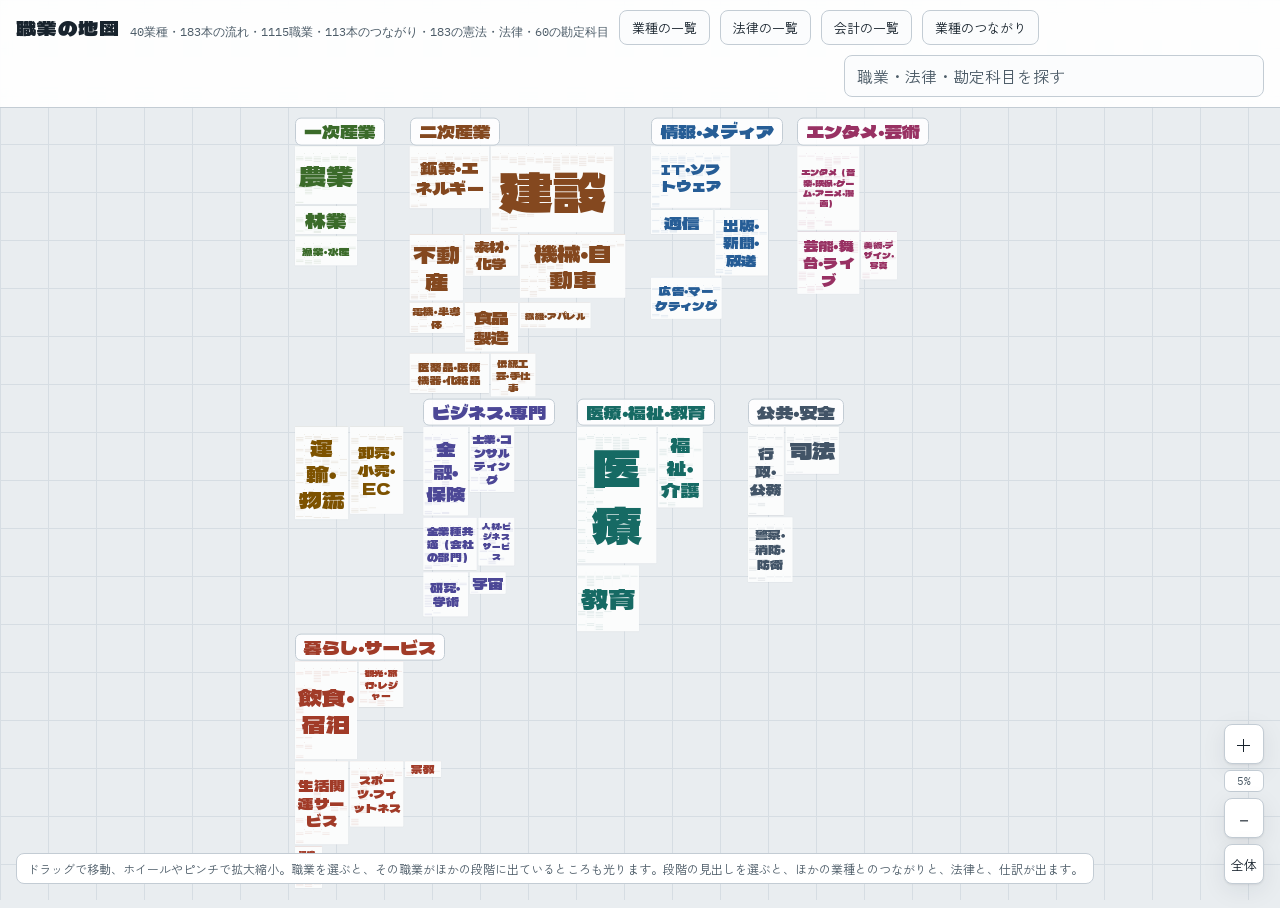
<file: job-map/index.html>
<!doctype html>
<html lang="ja">
<head>
<meta charset="utf-8">
<meta name="viewport" content="width=device-width, initial-scale=1">
<title>職業の地図</title>
<link rel="preconnect" href="https://fonts.googleapis.com">
<link rel="preconnect" href="https://fonts.gstatic.com" crossorigin>
<link rel="stylesheet" href="https://fonts.googleapis.com/css2?family=Dela+Gothic+One&family=Zen+Kaku+Gothic+New:wght@400;500;700&family=IBM+Plex+Mono:wght@500&display=swap">
<style>
/* Layout: a pannable atlas. Sectors are regions, industries are territories, flow stages run left to right inside each territory, occupations are the settlements. */
:root{
  --ground:#e9edf0; --grid:#d6dde3; --card:#fbfcfd; --ink:#18232d; --muted:#4d5c68; --line:#c3ccd4; --accent:#1d5f8a; --hit:#9a6700;
  --panel:#ffffff; --shadow:0 1px 2px rgba(24,35,45,.08),0 6px 24px rgba(24,35,45,.08);
  --s1:#3b6b2a; --s2:#84481f; --s3:#265d96; --s4:#983163; --s5:#7d5200; --s6:#4c4796; --s7:#166a64; --s8:#425467; --s9:#a13b28;
  --km:#9a5600; --ko:#24702a; --kh:#b02d68; --ki:#1f5ea6;
  --f-display:"Dela Gothic One","Hiragino Sans","Yu Gothic",sans-serif;
  --f-body:"Zen Kaku Gothic New","Hiragino Sans","Yu Gothic","Noto Sans JP",sans-serif;
  --f-mono:"IBM Plex Mono",ui-monospace,Menlo,monospace;
}
@media (prefers-color-scheme: dark){:root:not([data-theme="light"]){
  --ground:#0f161c; --grid:#1b252e; --card:#16212a; --ink:#e3eaf0; --muted:#93a4b2; --line:#2d3b47; --accent:#6db3e4; --hit:#ffc533;
  --panel:#18242e; --shadow:0 1px 2px rgba(0,0,0,.4),0 8px 28px rgba(0,0,0,.4);
  --s1:#7cc066; --s2:#d99258; --s3:#6aa6e6; --s4:#e57cb2; --s5:#e6a84a; --s6:#9a95e6; --s7:#4fc4bb; --s8:#9db0c4; --s9:#ee8a74; --km:#f0a447; --ko:#72c477; --kh:#f07db3; --ki:#70acf2; color-scheme:dark}}
:root[data-theme="dark"]{
  --ground:#0f161c; --grid:#1b252e; --card:#16212a; --ink:#e3eaf0; --muted:#93a4b2; --line:#2d3b47; --accent:#6db3e4; --hit:#ffc533;
  --panel:#18242e; --shadow:0 1px 2px rgba(0,0,0,.4),0 8px 28px rgba(0,0,0,.4);
  --s1:#7cc066; --s2:#d99258; --s3:#6aa6e6; --s4:#e57cb2; --s5:#e6a84a; --s6:#9a95e6; --s7:#4fc4bb; --s8:#9db0c4; --s9:#ee8a74; --km:#f0a447; --ko:#72c477; --kh:#f07db3; --ki:#70acf2; color-scheme:dark}
html,body{height:100%}
body{background:var(--ground);color:var(--ink);font-family:var(--f-body);overflow:hidden}
body::before{content:"";position:fixed;inset:0 0 auto;height:env(safe-area-inset-top,0px);z-index:10;background:var(--panel)}
button,input{font:inherit;color:inherit}
:focus-visible{outline:2px solid var(--accent);outline-offset:2px}

/* top bar */
.bar{position:fixed;top:env(safe-area-inset-top,0px);left:0;right:0;z-index:7;display:flex;gap:10px;align-items:center;flex-wrap:wrap;
  padding-block:10px;padding-left:max(16px,env(safe-area-inset-left,0px));padding-right:max(16px,env(safe-area-inset-right,0px));
  background:color-mix(in oklab,var(--panel) 92%,transparent);backdrop-filter:blur(8px);border-bottom:1px solid var(--line)}
.brand{display:flex;align-items:baseline;gap:10px;min-width:0}
.brand h1{margin:0;font-family:var(--f-display);font-weight:400;font-size:20px;letter-spacing:.04em}
.brand .stat{font-family:var(--f-mono);font-size:12px;color:var(--muted);white-space:nowrap}
.search{position:relative;flex:1 1 220px;min-width:0;max-width:420px;margin-left:auto}
.search input::placeholder{color:var(--muted);opacity:1}
.search input{width:100%;box-sizing:border-box;border:1px solid var(--line);background:var(--card);border-radius:8px;padding:8px 12px;font-size:16px}
.results{position:absolute;top:calc(100% + 6px);left:0;right:0;max-height:60vh;overflow:auto;background:var(--panel);border:1px solid var(--line);border-radius:8px;box-shadow:var(--shadow);padding:4px}
.results button{display:block;width:100%;text-align:left;border:0;background:none;padding:8px 10px;border-radius:6px;cursor:pointer}
.results button:hover,.results button.sel{background:color-mix(in oklab,var(--accent) 12%,transparent)}
.results .rn{font-weight:700;font-size:14px}
.results .rp{font-size:12px;color:var(--muted)}
.results .empty{padding:10px;color:var(--muted);font-size:13px}
.iconbtn{border:1px solid var(--line);background:var(--card);border-radius:8px;padding:7px 12px;cursor:pointer;font-size:13px;white-space:nowrap}
.iconbtn:hover{border-color:var(--accent)}

/* viewport and world */
#vp{position:fixed;inset:0;touch-action:none;cursor:grab;user-select:none;-webkit-user-select:none;
  background-image:linear-gradient(var(--grid) 1px,transparent 1px),linear-gradient(90deg,var(--grid) 1px,transparent 1px);background-size:48px 48px}
#vp.drag{cursor:grabbing}
#world{position:absolute;left:0;top:0;transform-origin:0 0;width:4600px;display:flex;flex-wrap:wrap;align-items:flex-start;gap:520px 360px;padding:520px 80px 80px}
.sector{display:flex;flex-direction:column;gap:28px}
.sector>h2{margin:0;font-family:var(--f-display);font-weight:400;color:var(--sc);font-size:40px;line-height:1.1;letter-spacing:.06em;transform-origin:left bottom;white-space:nowrap}
.cards{display:flex;flex-wrap:wrap;gap:36px;align-items:flex-start}
.ind{background:var(--card);border:1px solid var(--line);border-top:6px solid var(--sc);border-radius:6px;box-shadow:var(--shadow);padding:18px 20px 20px;position:relative}
.ind>header{display:flex;align-items:baseline;gap:12px;margin-bottom:14px;max-width:100%}
.ind h3{margin:0;font-size:24px;font-weight:700;letter-spacing:.02em}
.ind .cnt{font-family:var(--f-mono);font-size:12px;color:var(--muted)}
.ind .idesc{font-size:13px;color:var(--muted);margin:0 0 14px;max-width:60em}
.flows{display:flex;flex-direction:column;gap:22px}
.flowrow{display:flex;flex-direction:column;gap:8px}
.ftitle{display:flex;align-items:baseline;gap:10px;font-size:15px;font-weight:700;color:var(--ink)}
.ftitle::before{content:"";width:10px;height:10px;border-radius:2px;background:var(--sc);flex:none;align-self:center}
.ftitle small{font-weight:400;font-size:12px;color:var(--muted)}
.flow{display:flex;align-items:stretch;gap:0}
.stage{width:150px;display:flex;flex-direction:column;gap:5px}
.stage .sh{display:block;width:100%;text-align:left;border:0;cursor:pointer;font-size:13px;font-weight:700;color:var(--sc);padding:6px 8px;background:color-mix(in oklab,var(--sc) 12%,var(--card));border-radius:4px;position:relative}
.stage .sh:hover{background:color-mix(in oklab,var(--sc) 22%,var(--card))}
.stage .sh.cur{outline:2px solid var(--sc);outline-offset:1px}
.sh .pl{display:inline-block;margin:4px 4px 0 0;font-style:normal;font-weight:500;font-size:10px;line-height:1.5;padding:0 6px;border-radius:8px;border:1px solid currentColor;color:var(--muted)}
.sh .pl.lk{color:var(--accent)}
.sh .pl.je{color:var(--ko)}
.stage .sh small{display:block;font-weight:400;color:var(--muted);font-size:11px;line-height:1.35;margin-top:2px}
.sep{width:22px;flex:none;display:flex;justify-content:center}
.sep::before{content:"";border-left:2px dashed color-mix(in oklab,var(--sc) 45%,var(--line))}
.arrow{width:22px;flex:none;display:flex;align-items:flex-start;justify-content:center;padding-top:10px;color:var(--sc);font-size:16px;opacity:.7}
.job{display:block;width:100%;text-align:left;border:1px solid color-mix(in oklab,var(--sc) 28%,var(--line));background:var(--card);border-radius:4px;padding:4px 7px;font-size:12px;line-height:1.35;cursor:pointer}
.job.away{border-style:dashed}
.job.same{border-color:var(--sc);box-shadow:0 0 0 2px color-mix(in oklab,var(--sc) 55%,transparent)}
.job:hover{border-color:var(--sc);background:color-mix(in oklab,var(--sc) 8%,var(--card))}
.job.cur{outline:2px solid var(--sc);outline-offset:1px}
.bigname{display:none;position:absolute;inset:0;align-items:center;justify-content:center;text-align:center;pointer-events:none;
  font-family:var(--f-display);color:var(--sc);font-size:var(--bn,40px);line-height:1.15;padding:4%;box-sizing:border-box;word-break:break-all;
  background:color-mix(in oklab,var(--card) 70%,transparent)}
/* far zoom: hide fine text, show territory names */
#world.far .bigname{display:flex}
#world.far .job{color:transparent;border-color:transparent;background:color-mix(in oklab,var(--sc) 30%,var(--card))}
#world.far .sh,#world.far .ind header,#world.far .idesc,#world.far .ftitle{visibility:hidden}
#world.mid .idesc,#world.mid .sh small,#world.mid .ftitle small{visibility:hidden}
/* search highlight */
#world.searching .job{opacity:.25}
#world.searching .job.hit{opacity:1;border-color:var(--hit);box-shadow:0 0 0 2px var(--hit);color:var(--ink)}
#world.searching.far .job.hit{background:var(--hit);color:transparent}
#world.searching .job.cur,#world.searching .job.same{opacity:1}
/* law highlight */
#world.lawing .job{opacity:.25}
#world.lawing .stage.lawhit .job,#world.lawing .job.lawhit{opacity:1}
#world.lawing .job.lawhit{border-color:var(--hit);box-shadow:0 0 0 2px var(--hit)}
#world.lawing .stage.lawhit .sh{box-shadow:0 0 0 3px var(--hit)}
#world.lawing.far .stage.lawhit .job,#world.lawing.far .job.lawhit{background:var(--hit)}
/* links between industries, drawn in screen space */
#links{position:fixed;inset:0;width:100%;height:100%;pointer-events:none;z-index:2;overflow:hidden}
#links .ln{fill:none;stroke-width:1.8;opacity:.85;stroke-linecap:round}
#links .ah{stroke:none;opacity:.85}
#links .on{stroke-width:3.4;opacity:1}
#links .off{opacity:.12}
#links .ln.km{stroke:var(--km)} #links .ln.ko{stroke:var(--ko)} #links .ln.kh{stroke:var(--kh)} #links .ln.ki{stroke:var(--ki)}
#links .ah.km{fill:var(--km)} #links .ah.ko{fill:var(--ko)} #links .ah.kh{fill:var(--kh)} #links .ah.ki{fill:var(--ki)}
.sw{display:inline-block;width:14px;height:4px;border-radius:2px;vertical-align:middle;margin-right:6px}
.sw.km{background:var(--km)} .sw.ko{background:var(--ko)} .sw.kh{background:var(--kh)} .sw.ki{background:var(--ki)}
.legend{position:fixed;z-index:4;left:max(16px,calc(env(safe-area-inset-left,0px) + 12px));bottom:calc(env(safe-area-inset-bottom,0px) + 16px);display:flex;flex-wrap:wrap;gap:4px 12px;align-items:center;font-size:12px;background:var(--panel);border:1px solid var(--line);border-radius:8px;padding:6px 10px;max-width:calc(100vw - 110px)}
.legend[hidden]{display:none}
body.links-on .hint{display:none}
.iconbtn[aria-pressed="true"]{background:var(--accent);border-color:var(--accent);color:var(--card)}

/* zoom controls */
.zoom{position:fixed;z-index:4;right:max(16px,calc(env(safe-area-inset-right,0px) + 12px));bottom:calc(env(safe-area-inset-bottom,0px) + 16px);display:flex;flex-direction:column;gap:6px}
.zoom button{width:40px;height:40px;border-radius:8px;border:1px solid var(--line);background:var(--panel);box-shadow:var(--shadow);cursor:pointer;font-size:18px}
.zoom .pct{font-family:var(--f-mono);font-size:11px;text-align:center;color:var(--muted);background:var(--panel);border-radius:6px;padding:3px 0;border:1px solid var(--line)}
.hint{position:fixed;z-index:4;left:max(16px,calc(env(safe-area-inset-left,0px) + 12px));bottom:calc(env(safe-area-inset-bottom,0px) + 16px);font-size:12px;color:var(--muted);background:var(--panel);border:1px solid var(--line);border-radius:8px;padding:6px 10px;max-width:calc(100vw - 110px)}

/* sector names in screen space at far zoom */
#tags{position:fixed;inset:0;pointer-events:none;z-index:3}
#tags div{position:absolute;font-family:var(--f-display);font-size:18px;line-height:1.3;color:var(--sc);background:color-mix(in oklab,var(--panel) 88%,transparent);
  border:1px solid var(--line);border-radius:6px;padding:1px 8px;white-space:nowrap;transform:translateY(-100%)}
#tags[hidden]{display:none}
#world.far .sector>h2{visibility:hidden}
body.detail-open .zoom{right:calc(372px + max(16px,env(safe-area-inset-right,0px)))}
@media (max-width:640px){body.detail-open .zoom,body.detail-open .legend{display:none}}
body.detail-open .hint{display:none}
@media (max-width:1000px){.hint{display:none}}
/* side panels */
.panel{box-sizing:border-box;position:fixed;z-index:6;background:var(--panel);box-shadow:var(--shadow);border:1px solid var(--line);overflow:auto}
#detail{top:calc(var(--bar,62px) + 8px);right:max(16px,calc(env(safe-area-inset-right,0px) + 12px));width:340px;max-height:calc(100% - var(--bar,62px) - 98px);border-radius:10px;padding:18px 20px}
#index,#laws,#acct{top:calc(var(--bar,62px) + 8px);left:max(16px,calc(env(safe-area-inset-left,0px) + 12px));width:300px;max-height:calc(100% - var(--bar,62px) - 98px);border-radius:10px;padding:14px 16px}
.close{position:sticky;top:0;float:right;margin:-6px -8px 0 8px;z-index:1;border:0;background:var(--panel);font-size:20px;cursor:pointer;color:var(--muted);width:32px;height:32px;border-radius:6px}
.close:hover{background:color-mix(in oklab,var(--accent) 10%,transparent)}
.crumb{font-size:12px;color:var(--muted);margin:0 0 6px;padding-right:30px}
.crumb b{color:var(--sc);font-weight:700}
#detail h2{margin:0 0 10px;font-size:22px;line-height:1.3;text-wrap:balance}
#detail .sum{font-size:15px;line-height:1.75;margin:0 0 16px}
.flowline{display:flex;flex-wrap:wrap;gap:4px;align-items:center;margin:0 0 16px;font-size:12px}
.flowline span{padding:3px 7px;border-radius:4px;border:1px solid var(--line);color:var(--muted)}
.flowline span.on{background:var(--sc);border-color:var(--sc);color:var(--card);font-weight:700}
.flowline i{font-style:normal;color:var(--muted)}
.lbl{font-size:11px;letter-spacing:.08em;color:var(--muted);margin:0 0 6px}
.sib{display:flex;flex-wrap:wrap;gap:6px}
.sib button{border:1px solid var(--line);background:var(--card);border-radius:14px;padding:4px 10px;font-size:12px;cursor:pointer}
.sib button:hover{border-color:var(--sc)}
.where{list-style:none;margin:0 0 16px;padding:0;display:flex;flex-direction:column;gap:2px}
.where button{width:100%;text-align:left;border:0;background:none;padding:6px 8px;border-radius:6px;cursor:pointer;font-size:13px;line-height:1.45}
.where button:hover{background:color-mix(in oklab,var(--accent) 10%,transparent)}
.where button.on{background:color-mix(in oklab,var(--sc) 14%,transparent)}
.where small{display:block;color:var(--muted);font-size:11px}
.home{font-size:12px;color:var(--muted);margin:0 0 14px}
.where .nt{display:block;font-size:12px;color:var(--ink);margin-top:2px}
.where .sw{margin-right:4px}
.muted{font-size:13px;color:var(--muted);line-height:1.6;margin:0 0 16px}
.stepbtn{display:block;width:100%;text-align:left;border:1px solid var(--line);background:var(--card);border-radius:8px;padding:8px 10px;margin:4px 0 16px;cursor:pointer;font-size:13px}
.stepbtn:hover{border-color:var(--sc,var(--accent))}
.ext{font-size:13px;color:var(--accent)}
.rk{font-size:10px;letter-spacing:.06em;color:var(--muted);border:1px solid var(--line);border-radius:4px;padding:0 4px;margin-right:6px;font-weight:400}
#index li.fl button{padding:3px 8px 3px 20px;font-size:12px;color:var(--muted)}
#index h2,#laws h2,#acct h2{margin:0 0 4px;font-size:15px}
#index .note,#laws .note,#acct .note{font-size:12px;color:var(--muted);line-height:1.6;margin:0 0 12px;padding-right:24px}
#index h3,#laws h3,#acct h3{margin:14px 0 6px;font-size:12px;letter-spacing:.06em;color:var(--sc)}
#index ul,#laws ul,#acct ul{list-style:none;margin:0;padding:0;display:flex;flex-direction:column;gap:2px}
#index li button,#laws li button,#acct li button{width:100%;display:flex;justify-content:space-between;gap:8px;border:0;background:none;padding:6px 8px;border-radius:6px;cursor:pointer;font-size:13px;text-align:left}
#index li button:hover,#laws li button:hover,#acct li button:hover{background:color-mix(in oklab,var(--sc) 12%,transparent)}
#index li .n,#laws li .n,#acct li .n{font-family:var(--f-mono);font-size:11px;color:var(--muted)}
.je{border:1px solid var(--line);border-radius:8px;padding:8px 10px 6px;margin:0 0 8px;background:var(--card)}
.je .who{font-size:11px;color:var(--muted);margin:0}
.je .what{font-size:13px;line-height:1.55;margin:2px 0 6px}
.je .tt{display:grid;grid-template-columns:1fr 1fr;border-top:1px solid var(--line)}
.je .tt>div{padding:4px 6px 2px;min-width:0}
.je .tt>div+div{border-left:1px solid var(--line)}
.je .side{display:block;font-size:10px;letter-spacing:.06em;color:var(--muted)}
.je .ac{display:block;border:0;background:none;padding:2px 0;margin:0;font-size:13px;line-height:1.4;color:var(--accent);cursor:pointer;text-align:left;text-decoration:underline dotted;text-underline-offset:3px}
.je .ac.on{font-weight:700;text-decoration:underline}
.je .cash{font-size:13px;border-top:1px solid var(--line);padding:4px 0 2px}
.je .jn{font-size:12px;color:var(--muted);line-height:1.55;margin:6px 0 0}
.where .je{margin:2px 8px 8px 22px}
.src{font-size:13px;line-height:1.6;margin:0 0 16px}
.src small{display:block;color:var(--muted);font-size:12px;margin-top:2px}
.je .tag{font-size:11px;color:var(--muted);margin:0 0 2px}
.fold{margin:0 0 8px}
.fold summary{cursor:pointer;font-size:12px;color:var(--accent);margin:0 0 8px}
@media (max-width:1250px){.brand .stat{display:none}}
.loading{position:fixed;inset:0;display:flex;align-items:center;justify-content:center;color:var(--muted);font-size:14px}

@media (max-width:640px){
  .brand .stat,.iconbtn .lg{display:none}
  .iconbtn{padding:7px 10px}
  .search{flex-basis:100%;max-width:none;order:3}
  #detail{left:0;right:0;bottom:0;top:auto;width:auto;max-height:55%;border-radius:14px 14px 0 0;
    padding:18px max(16px,env(safe-area-inset-left,0px)) calc(env(safe-area-inset-bottom,0px) + 18px) max(16px,env(safe-area-inset-right,0px))}
  #index,#laws,#acct{left:0;right:0;width:auto;top:auto;bottom:0;max-height:65%;border-radius:14px 14px 0 0;
    padding:14px max(16px,env(safe-area-inset-left,0px)) calc(env(safe-area-inset-bottom,0px) + 14px) max(16px,env(safe-area-inset-right,0px))}
  .hint{display:none}
}
</style>
</head>
<body>

<div class="loading" id="loading">地図を読み込んでいます…</div>

<div class="bar">
  <div class="brand"><h1>職業の地図</h1><span class="stat" id="stat"></span></div>
  <button class="iconbtn" id="btnIndex" aria-expanded="false" aria-controls="index">業種<span class="lg">の一覧</span></button>
  <button class="iconbtn" id="btnLaws" aria-expanded="false" aria-controls="laws">法律<span class="lg">の一覧</span></button>
  <button class="iconbtn" id="btnAcct" aria-expanded="false" aria-controls="acct">会計<span class="lg">の一覧</span></button>
  <button class="iconbtn" id="btnLinks" aria-pressed="false"><span class="lg">業種の</span>つながり</button>
  <div class="search">
    <input id="q" type="search" placeholder="職業・法律・勘定科目を探す" autocomplete="off" aria-label="職業や法律や勘定科目を探す">
    <div class="results" id="results" hidden></div>
  </div>
</div>

<div class="zoom">
  <button id="zin" aria-label="拡大">＋</button>
  <div class="pct" id="pct">100%</div>
  <button id="zout" aria-label="縮小">－</button>
  <button id="zfit" aria-label="全体を表示" title="全体を表示" style="font-size:13px">全体</button>
</div>
<div class="hint">ドラッグで移動、ホイールやピンチで拡大縮小。職業を選ぶと、その職業がほかの段階に出ているところも光ります。段階の見出しを選ぶと、ほかの業種とのつながりと、法律と、仕訳が出ます。</div>
<div class="legend" id="legend" hidden><b>つながりの線（矢印の向きに渡る）</b><span><i class="sw km"></i>もの</span><span><i class="sw ko"></i>お金</span><span><i class="sw kh"></i>人</span><span><i class="sw ki"></i>情報</span></div>

<aside class="panel" id="index" hidden>
  <button class="close" data-close="index" aria-label="閉じる">×</button>
  <h2 tabindex="-1">業種の一覧</h2>
  <p class="note">業種ごとに、実際の仕事の単位で流れを何本か置き、流れの段階を左から右へ並べています。各段階には、その段階に関わる職業を並べました。順番のない分野のまとまりは、矢印ではなく点線で区切っています。1つの職業は、関わる段階のすべてに出てきます。職業を選ぶと、ほかの段階に出ているところも光ります。点線の枠の職業は、ふだんは別の業種で働く人です。段階の見出しを選ぶと、その段階がほかの業種のどの段階とつながっているか（もの・お金・人・情報のどれが渡るか）と、かかわる法律と、仕訳の例が出ます。見出しの「つながり」「法律」「仕訳」の印は、その数です。「仕訳」の数には、お金のつながりで、その段階の側がつける仕訳も入ります。上の「つながり」のボタンを押すと、つながりの線を地図全体に引きます。流れは一般的な例をまとめたもので、会社や地域によって順番や担い手は変わります。業種の分け方も、公的な職業分類とは異なる独自のものです。一覧の業種の横の数は、その業種の地図に出てくる職業の数です。点線の枠の人も数えています。</p>
  <details class="fold"><summary>出典と、確かめた日</summary>
  <p class="note">職業の資格や手続き、法律、勘定科目の記述は、e-Gov法令検索（laws.e-gov.go.jp）の現行の条文を主な出典にし、そのほかは資格や制度を所管する省庁などの公式の情報で確かめました。確かめたのは2026年11月です。法律の一覧と、科目の名前の根拠にした法令がある勘定科目には、条文へのリンクがあります。仕事の流れ・職業の並べ方・仕訳は、一般的な例としてまとめたもので、特定の出典の写しではありません。</p>
  </details>
  <div id="indexList"></div>
</aside>

<aside class="panel" id="laws" hidden>
  <button class="close" data-close="laws" aria-label="閉じる">×</button>
  <h2 tabindex="-1">法律の一覧</h2>
  <p class="note">仕事の流れにかかわる、日本の憲法と主な法律です。法律を選ぶと、その法律がかかわる段階と職業が地図の上で光り、何を決めているかが出ます。法律と段階の結びつきは、主なものを選んで載せたもので、すべてではありません。かっこの中の条は、e-Gov法令検索の現行の条文で確かめました（2026年11月）。説明は、条文をやさしく言い換えたものです。正確な中身は、条文を読んでください。一覧の法律の横の数は、かかわる段階と職業の数を合わせたものです。</p>
  <div id="lawList"></div>
</aside>

<aside class="panel" id="acct" hidden>
  <button class="close" data-close="acct" aria-label="閉じる">×</button>
  <h2 tabindex="-1">会計の一覧</h2>
  <p class="note">お金や物が動いた段階に、帳簿に書く仕訳の例を載せました。科目を選ぶと、その科目が出てくる段階が地図の上で光ります。仕訳は一般的な例で、金額と消費税は省いています。一覧の科目の横の数は、その科目が出てくる仕訳の数です。</p>
  <details class="fold"><summary>仕訳の読み方と、載せ方</summary>
  <p class="note">仕訳は、1つの取引を左と右に分けて書くものです。左を借方、右を貸方と呼びます。資産が増えたら左、負債や純資産が増えたら右に書きます。費用は左、収益は右です。減ったときは、反対の側に書きます。たとえば、売掛金という資産が、代金を受け取って減ったときは、右に書きます。左と右の金額は、必ず同じになります。</p>
  <p class="note">段階の仕訳には、その段階で起きる代表的な取引を載せました。お金のつながりの多くには、お金を出す側と受け取る側の両方の仕訳を載せています。片方だけのものもあります。貸し付けや送金も、お金が出ていく側を、出す側としています。</p>
  <p class="note">会社の科目の名前は、上場会社などが出す財務諸表の決まり（財務諸表等規則）に合わせました。ただし、建設・銀行・保険・鉄道・電気通信・電気などの業種は、その業種の決まりがあれば、上場していてもそちらの科目を使います（財務諸表等規則2条）。銀行・保険・電気・社会福祉法人・学校法人・医療法人・地方公営企業は、それぞれの会計の決まりに載っている名前です。建設・鉄道・通信の会社の仕訳は、会社の一般の名前で書き、そのことを仕訳に書き添えています。財務諸表等規則の条文と損益計算書の様式に名前がなく、帳簿でよく使う名前のものは、そう書いています。法令の条は、e-Gov法令検索の現行の条文で確かめました（2026年11月）。</p>
  <p class="note">国と自治体の会計は、会社のような仕訳ではなく、1年度の収入と支出を、歳入と歳出として記録します。国では、収入と支出は、現金を受け取ることと払うことです（財政法2条）。自治体の歳入と歳出がどの年度に入るかは、地方自治法施行令の決まりによります。実際の処理は、会社や取引によって変わります。</p>
  </details>
  <div id="acctList"></div>
</aside>

<aside class="panel" id="detail" hidden>
  <button class="close" data-close="detail" aria-label="閉じる">×</button>
  <p class="crumb" id="dCrumb"></p>
  <h2 id="dName" tabindex="-1"></h2>
  <div id="dBody"></div>
</aside>

<div id="vp"><div id="world"></div></div>
<svg id="links" aria-hidden="true" style="display:none"></svg>
<div id="tags" hidden></div>

<script>
(function(){
const SECTOR_COLOR={"一次産業":"--s1","二次産業":"--s2","情報・メディア":"--s3","エンタメ・芸術":"--s4","インフラ・流通":"--s5","ビジネス・専門":"--s6","医療・福祉・教育":"--s7","公共・安全":"--s8","暮らし・サービス":"--s9"};
const vp=document.getElementById('vp'), world=document.getElementById('world');
const reduce=matchMedia('(prefers-reduced-motion: reduce)').matches;
let D=[], JM=[], INST=[], SECT=[], LINKS=[], LAWS=[], ACCTS=[], SRC=[], STEPS=[], view={x:0,y:0,z:1}, curEl=null, curJob=null, curStep=null, curLaw=null, curAcct=null, linksOn=false;
const KIND={'もの':'km','お金':'ko','人':'kh','情報':'ki'};
const $=id=>document.getElementById(id);
const tags=document.getElementById('tags');
const MINZ=0.012, MAXZ=2.5;

function el(tag,cls,txt){const e=document.createElement(tag);if(cls)e.className=cls;if(txt!=null)e.textContent=txt;return e}

function build(){
  JM.forEach(j=>{j.inst=[]});
  const sectors=[];
  D.forEach(ind=>{let s=sectors.find(x=>x.name===ind.sector);if(!s){s={name:ind.sector,inds:[]};sectors.push(s)}s.inds.push(ind)});
  sectors.forEach(sec=>{
    const sw=el('section','sector');sw.style.setProperty('--sc',`var(${SECTOR_COLOR[sec.name]||'--accent'})`);
    sw.appendChild(el('h2',null,sec.name));
    const cards=el('div','cards');
    sec.inds.forEach(ind=>{
      const card=el('article','ind');card.id='ind-'+ind.id;ind.el=card;
      const ids=new Set();ind.flows.forEach(f=>f.steps.forEach(st=>st.jobs.forEach(k=>ids.add(k))));ind.njobs=ids.size;
      const hd=el('header');hd.appendChild(el('h3',null,ind.name));hd.appendChild(el('span','cnt',`${ind.flows.length}本の流れ・${ind.njobs}職業`));
      card.appendChild(hd);card.appendChild(el('p','idesc',ind.desc));
      const fw=el('div','flows');
      ind.flows.forEach((f,fi)=>{
        const row=el('div','flowrow');f.el=row;
        const ft=el('div','ftitle',f.name);ft.appendChild(el('small',null,f.group?f.desc+'（順番のない、分野のまとまり）':f.desc));row.appendChild(ft);
        const flow=el('div','flow');
        f.steps.forEach((st,si)=>{
          if(si>0)flow.appendChild(f.group?el('div','sep'):el('div','arrow','→'));
          const col=el('div','stage');
          const sh=el('button','sh',st.name);sh.type='button';sh.appendChild(el('small',null,st.desc));
          if(st.links.length)sh.appendChild(el('i','pl lk',`つながり${st.links.length}`));
          if(st.laws.length)sh.appendChild(el('i','pl',`法律${st.laws.length}`));
          const nj=jeCount(st);if(nj)sh.appendChild(el('i','pl je',`仕訳${nj}`));
          Object.assign(st,{el:sh,col,ind,f,si});sh._st=st;STEPS.push(st);col.appendChild(sh);
          st.jobs.forEach(k=>{
            const job=JM[k];
            const b=el('button','job'+(job.hi!==ind.id?' away':''),job.n);b.type='button';
            const rec={job,ind,f,st,fi,si,el:b};job.inst.push(rec);INST.push(rec);b._rec=rec;
            col.appendChild(b);
          });
          flow.appendChild(col);
        });
        row.appendChild(flow);fw.appendChild(row);
      });
      card.appendChild(fw);
      card.appendChild(el('div','bigname',ind.name));
      cards.appendChild(card);
    });
    sw.appendChild(cards);world.appendChild(sw);sec.el=sw;
    const tg=el('div',null,sec.name);tg.style.setProperty('--sc',`var(${SECTOR_COLOR[sec.name]||'--accent'})`);tags.appendChild(tg);
    SECT.push({el:sw,tag:tg,x:0,y:0});
  });
  const nf=D.reduce((a,i)=>a+i.flows.length,0);
  document.getElementById('stat').textContent=`${D.length}業種・${nf}本の流れ・${JM.length}職業・${LINKS.length}本のつながり・${LAWS.length}の憲法・法律・${ACCTS.filter(a=>a.c!=='国と自治体').length}の勘定科目`;
  // index: industries, and their flows
  const il=document.getElementById('indexList');
  sectors.forEach(sec=>{
    const wrap=el('div');wrap.style.setProperty('--sc',`var(${SECTOR_COLOR[sec.name]||'--accent'})`);
    wrap.appendChild(el('h3',null,sec.name));
    const ul=el('ul');
    sec.inds.forEach(ind=>{const li=el('li');const b=el('button');b.type='button';
      b.appendChild(el('span',null,ind.name));b.appendChild(el('span','n',String(ind.njobs)));
      b.onclick=()=>{if(innerWidth<=640)togglePanel('index',false);flyToEl(ind.el,'region')};
      li.appendChild(b);ul.appendChild(li);
      ind.flows.forEach(f=>{const l2=el('li','fl');const b2=el('button');b2.type='button';b2.appendChild(el('span',null,f.name));
        b2.onclick=()=>{if(innerWidth<=640)togglePanel('index',false);flyToEl(f.el,'region')};l2.appendChild(b2);ul.appendChild(l2)});
    });
    wrap.appendChild(ul);il.appendChild(wrap);
  });
  const ll=$('lawList');const cats=[];
  LAWS.forEach(l=>{let c=cats.find(x=>x.n===l.c);if(!c){c={n:l.c,ls:[]};cats.push(c)}c.ls.push(l)});
  cats.forEach(c=>{const wrap=el('div');wrap.style.setProperty('--sc','var(--accent)');wrap.appendChild(el('h3',null,c.n));const ul=el('ul');
    c.ls.forEach(l=>{const li=el('li');const b=el('button');b.type='button';b.appendChild(el('span',null,l.n));b.appendChild(el('span','n',String(l.steps.length+l.jobs.length)));
      b.onclick=()=>{if(innerWidth<=640)togglePanel('laws',false);openLaw(l)};li.appendChild(b);ul.appendChild(li)});
    wrap.appendChild(ul);ll.appendChild(wrap)});
  const al=$('acctList');
  ['資産','負債','純資産','収益','費用','国と自治体'].forEach(c=>{const ls=ACCTS.filter(a=>a.c===c);if(!ls.length)return;
    const wrap=el('div');wrap.style.setProperty('--sc','var(--ko)');wrap.appendChild(el('h3',null,c));const ul=el('ul');
    ls.forEach(a=>{const li=el('li');const b=el('button');b.type='button';const s=el('span',null,a.n);if(a.w!=='会社')s.appendChild(el('small',null,'　'+a.w));
      b.appendChild(s);b.appendChild(el('span','n',String(a.uses.length)));
      b.onclick=()=>{if(innerWidth<=640)togglePanel('acct',false);openAcct(a)};li.appendChild(b);ul.appendChild(li)});
    wrap.appendChild(ul);al.appendChild(wrap)});
}
// journal entries on a step: its own entries and the money links that touch it
function sideOf(x){return x.dir==='out'?'a':'b'}
function jeCount(st){return st.ents.filter(e=>e.m!=='none').length+st.links.reduce((n,x)=>n+x.l.ents.filter(e=>e.sd===sideOf(x)).length,0)}
// links and laws from data.json, attached to steps and jobs before the map is built
function wire(d){
  D.forEach(ind=>ind.flows.forEach(f=>f.steps.forEach(st=>{st.links=[];st.laws=[];st.ents=[]})));
  const S=a=>D[a[0]].flows[a[1]].steps[a[2]];
  LINKS=(d.links||[]).map(x=>{const a=S(x.a),b=S(x.b),l={a,b,k:x.k,d:x.d,ents:[]};a.links.push({dir:'out',other:b,l});b.links.push({dir:'in',other:a,l});return l});
  LAWS=(d.laws||[]).map(x=>{const law={n:x.n,c:x.c,p:x.p,id:x.id,steps:[],jobs:[]};
    x.steps.forEach(s=>{const st=S(s);law.steps.push({st,note:s[3]});st.laws.push({law,note:s[3]})});
    x.jobs.forEach(([k,note])=>{const job=JM[k];law.jobs.push({job,note});(job.laws||(job.laws=[])).push({law,note})});return law});
  const A=d.acct||{src:[],accts:[],ents:[],lents:[]};
  SRC=A.src;ACCTS=A.accts.map(a=>({...a,uses:[]}));
  const mk=e=>({who:e.who,what:e.what,dr:e.dr.map(i=>ACCTS[i]),cr:e.cr.map(i=>ACCTS[i]),m:e.m,io:e.io,note:e.note});
  // an account used on both sides of one entry (a transfer between two deposits) is listed once
  const use=(je,st)=>{[...new Set([...je.dr,...je.cr])].forEach(a=>{const d=je.dr.includes(a),c=je.cr.includes(a);a.uses.push({je,st,side:d&&c?'借方と貸方':d?'借方':'貸方'})})};
  A.ents.forEach(e=>{const st=S(e.st),je={...mk(e),st};st.ents.push(je);use(je,st)});
  A.lents.forEach(e=>{const l=LINKS[e.l],je={...mk(e),l,sd:e.sd,st:e.sd==='a'?l.a:l.b};l.ents.push(je);use(je,je.st)});
}
// choose the world width so the whole map has roughly the screen's shape (cards are tall now)
// sectors sit side by side as blocks; each block gets a near-square width, then the world gets the screen's shape
function layoutWidth(){
  world.style.width='100000px';
  SECT.forEach(sc=>{
    let area=0,maxw=0;
    sc.el.querySelectorAll('.ind').forEach(c=>{const w=c.offsetWidth,h=c.offsetHeight;area+=(w+36)*(h+36);maxw=Math.max(maxw,w)});
    sc.el.style.width=Math.max(maxw,Math.round(Math.sqrt(area*1.2)))+'px';
  });
  let area=0,maxw=0;
  SECT.forEach(sc=>{const w=sc.el.offsetWidth,h=sc.el.offsetHeight;area+=(w+360)*(h+520);maxw=Math.max(maxw,w)});
  const aspect=Math.max(1,Math.min(2.2,innerWidth/Math.max(1,innerHeight-topOffset())));
  world.style.width=Math.max(maxw+160,Math.round(Math.sqrt(area*aspect)))+'px';
}
function measure(){
  layoutWidth();
  sizeBigNames();
  SECT.forEach(sc=>{const r=worldRect(sc.el.querySelector('.cards'));sc.x=r.x;sc.y=r.y-8;sc.h=r.h;sc.w=r.w});
  STEPS.forEach(st=>{st.r=worldRect(st.el)});
}
// size each territory label to its own card, in world units, so it scales with the map
function sizeBigNames(){
  D.forEach(ind=>{
    const W=ind.el.offsetWidth*0.92,H=ind.el.offsetHeight*0.92,n=[...ind.name].length;
    let best=0;
    for(let lines=1;lines<=4;lines++){const f=Math.min(W/Math.ceil(n/lines),H/(lines*1.2));if(f>best)best=f}
    ind.el.style.setProperty('--bn',Math.floor(best*0.95)+'px');
  });
}

function apply(){
  world.style.transform=`translate(${view.x}px,${view.y}px) scale(${view.z})`;
  world.classList.toggle('far',view.z<0.3);
  tags.hidden=view.z>=0.3;
  if(view.z<0.3){const tb=topOffset()+30;const placed=[];[...SECT].reverse().forEach(sc=>{
    const top=view.y+sc.y*view.z,bottom=top+sc.h*view.z;
    // keep the tag on screen while any of its sector is visible
    const t=bottom>tb?Math.max(top,tb):top,l=Math.max(view.x+sc.x*view.z,8);
    sc.tag.style.left=l+'px';sc.tag.style.top=t+'px';
    // a sector wholly off-screen to the side gets no tag (and blocks no other tag)
    const left=view.x+sc.x*view.z,right=view.x+(sc.x+sc.w)*view.z;
    if(right<8||left>=innerWidth){sc.tag.style.visibility='hidden';return}
    // walking from the last sector back: a tag that would overlap one already placed is hidden
    const w=sc.tag.offsetWidth||120,box={l,r:l+w,t:t-30,b:t};
    const clash=placed.some(p=>box.l<p.r&&box.r>p.l&&box.t<p.b&&box.b>p.t);
    sc.tag.style.visibility=clash?'hidden':'visible';if(!clash)placed.push(box)})}
  world.classList.toggle('mid',view.z>=0.3&&view.z<0.55);
  document.getElementById('pct').textContent=Math.round(view.z*100)+'%';
  drawLinks();
}
// lines between steps of different industries; drawn in screen space so width and arrowheads keep their size
const svg=$('links');
function sbox(st){const r=st.r;return {x:view.x+r.x*view.z,y:view.y+r.y*view.z,w:r.w*view.z,h:r.h*view.z}}
function edge(B,px,py){ // where the segment from B's center toward (px,py) leaves B
  const cx=B.x+B.w/2,cy=B.y+B.h/2,dx=px-cx,dy=py-cy;
  if(!dx&&!dy)return [cx,cy];
  const t=Math.min(dx?B.w/2/Math.abs(dx):Infinity,dy?B.h/2/Math.abs(dy):Infinity,1);
  return [cx+dx*t,cy+dy*t];
}
function drawLinks(){
  const show=linksOn||!!(curStep&&curStep.links.length);
  svg.style.display=show?'':'none';$('legend').hidden=!show;document.body.classList.toggle('links-on',show);
  if(!show){svg.textContent='';return}
  const list=linksOn?LINKS:curStep.links.map(x=>x.l);
  const f=n=>n.toFixed(1);let s='';
  list.forEach(l=>{
    if(!l.a.r||!l.b.r)return;
    const A=sbox(l.a),B=sbox(l.b);
    const ax=A.x+A.w/2,ay=A.y+A.h/2,bx=B.x+B.w/2,by=B.y+B.h/2,dx=bx-ax,dy=by-ay;
    const cx=(ax+bx)/2-dy*0.18,cy=(ay+by)/2+dx*0.18;
    const [sx,sy]=edge(A,cx,cy),[ex,ey]=edge(B,cx,cy);
    const on=curStep&&(l.a===curStep||l.b===curStep);
    const cls=KIND[l.k]+(curStep?(on?' on':' off'):'');
    s+=`<path class="ln ${cls}" d="M${f(sx)},${f(sy)} Q${f(cx)},${f(cy)} ${f(ex)},${f(ey)}"/>`;
    const tx=ex-cx,ty=ey-cy,tl=Math.hypot(tx,ty)||1,ux=tx/tl,uy=ty/tl,z=on?12:8;
    s+=`<path class="ah ${cls}" d="M${f(ex)},${f(ey)} L${f(ex-ux*z-uy*z*.55)},${f(ey-uy*z+ux*z*.55)} L${f(ex-ux*z+uy*z*.55)},${f(ey-uy*z-ux*z*.55)}Z"/>`;
  });
  svg.innerHTML=s;
}
let isFit=false;
function stopAnim(){if(anim){cancelAnimationFrame(anim);anim=null}}
function zoomAt(f,cx,cy){
  isFit=false;
  const nz=Math.max(MINZ,Math.min(MAXZ,view.z*f));f=nz/view.z;
  view.x=cx-(cx-view.x)*f;view.y=cy-(cy-view.y)*f;view.z=nz;apply();
}
function topOffset(){return document.querySelector('.bar').getBoundingClientRect().bottom}
// panels are placed under the bar; the bar wraps to more rows on narrow screens
const setBar=()=>document.documentElement.style.setProperty('--bar',Math.round(topOffset())+'px');
if(window.ResizeObserver)new ResizeObserver(setBar).observe(document.querySelector('.bar'));setBar();
function fit(animate){
  const w=world.offsetWidth,h=world.offsetHeight,top=topOffset();
  const W=innerWidth,H=innerHeight-top;
  const z=Math.max(MINZ,Math.min(W/w,H/h)*0.98);
  const t={z,x:(W-w*z)/2,y:top+(H-h*z)/2};
  animate?animTo(t):(Object.assign(view,t),apply());
  isFit=true;
}
let anim=null;
function animTo(t){
  if(anim)cancelAnimationFrame(anim);
  if(reduce){Object.assign(view,t);apply();return}
  const s={...view},t0=performance.now(),dur=550;
  const step=now=>{let k=Math.min(1,(now-t0)/dur);k=k<.5?2*k*k:1-Math.pow(-2*k+2,2)/2;
    view.x=s.x+(t.x-s.x)*k;view.y=s.y+(t.y-s.y)*k;view.z=s.z*Math.pow(t.z/s.z,k);apply();
    if(k<1)anim=requestAnimationFrame(step);else anim=null};
  anim=requestAnimationFrame(step);
}
function worldRect(e){ // element rect in world coordinates
  let x=0,y=0,n=e;while(n&&n!==world){x+=n.offsetLeft;y+=n.offsetTop;n=n.offsetParent}
  return {x,y,w:e.offsetWidth,h:e.offsetHeight};
}
// visible area, leaving room for open panels
function visibleArea(){
  const narrow=innerWidth<=640,top=topOffset();
  const left=!narrow&&(!$('index').hidden||!$('laws').hidden||!$('acct').hidden)?332:0;
  const right=!narrow&&!document.getElementById('detail').hidden?372:0;
  const sheet=narrow&&!document.getElementById('detail').hidden?innerHeight*0.55:0;
  return {x0:left,y0:top,W:Math.max(200,innerWidth-left-right),H:innerHeight-top-sheet};
}
// mode 'region': show the element whole if possible, else its top-left at a readable zoom
// mode 'point': show the element at a readable zoom (never in the far level)
function flyToEl(e,mode){
  isFit=false;
  const r=worldRect(e),a=visibleArea(),pad=16;
  const fitZ=Math.min((a.W-pad*2)/r.w,(a.H-pad*2)/r.h);
  let z,x,y;
  if(mode==='point'){
    z=Math.min(MAXZ,Math.max(0.9,view.z)); // never zoom out the user
    x=a.x0+a.W/2-(r.x+r.w/2)*z;y=a.y0+a.H/2-(r.y+r.h/2)*z;
  }else{
    const floor=0.8; // job names stay readable
    z=Math.min(fitZ,1);
    if(z>=floor){x=a.x0+a.W/2-(r.x+r.w/2)*z;y=a.y0+a.H/2-(r.y+r.h/2)*z}
    else{z=floor;x=a.x0+pad-r.x*z;y=a.y0+pad-r.y*z} // too big to show whole: start at its top-left
  }
  animTo({z,x,y});
}

// pointer handling
const ptrs=new Map();let moved=false,last=null,pinch=null;
vp.addEventListener('pointerdown',e=>{
  if(e.button!==0&&e.pointerType==='mouse')return;
  if(anim){stopAnim();isFit=false} // a plain tap keeps the fit state; stopping a fly midway does not
  ptrs.set(e.pointerId,{x:e.clientX,y:e.clientY});moved=false;
  if(ptrs.size===2){const [a,b]=[...ptrs.values()];pinch={d:Math.hypot(a.x-b.x,a.y-b.y),cx:(a.x+b.x)/2,cy:(a.y+b.y)/2}}
  last={x:e.clientX,y:e.clientY};
});
vp.addEventListener('pointermove',e=>{
  if(!ptrs.has(e.pointerId))return;
  const p=ptrs.get(e.pointerId);p.x=e.clientX;p.y=e.clientY;
  if(ptrs.size===2&&pinch){
    const [a,b]=[...ptrs.values()];const d=Math.hypot(a.x-b.x,a.y-b.y),cx=(a.x+b.x)/2,cy=(a.y+b.y)/2;
    isFit=false;view.x+=cx-pinch.cx;view.y+=cy-pinch.cy;zoomAt(d/pinch.d,cx,cy);pinch={d,cx,cy};moved=true;return;
  }
  if(ptrs.size===1&&last){
    const dx=e.clientX-last.x,dy=e.clientY-last.y;
    if(!moved&&Math.hypot(dx,dy)<5)return;
    if(!moved){moved=true;isFit=false;vp.classList.add('drag');try{vp.setPointerCapture(e.pointerId)}catch(_){}}
    view.x+=dx;view.y+=dy;last={x:e.clientX,y:e.clientY};apply();
  }
});
function up(e){ptrs.delete(e.pointerId);if(ptrs.size<2)pinch=null;if(ptrs.size===1){const p=[...ptrs.values()][0];last={x:p.x,y:p.y}}if(!ptrs.size)vp.classList.remove('drag')}
vp.addEventListener('pointerup',up);vp.addEventListener('pointercancel',up);
vp.addEventListener('wheel',e=>{e.preventDefault();stopAnim();
  const unit=e.deltaMode===1?16:e.deltaMode===2?innerHeight:1;
  const k=e.ctrlKey?0.01:0.0018;zoomAt(Math.exp(-e.deltaY*unit*k),e.clientX,e.clientY)},{passive:false});
// Safari trackpad pinch sends gesture events instead of ctrl+wheel
let gs=1;
vp.addEventListener('gesturestart',e=>{e.preventDefault();stopAnim();gs=1});
vp.addEventListener('gesturechange',e=>{e.preventDefault();if(ptrs.size>=2)return; /* touch pinch is handled by pointer events */ zoomAt(e.scale/gs,e.clientX,e.clientY);gs=e.scale});
vp.addEventListener('gestureend',e=>e.preventDefault());
vp.addEventListener('click',e=>{
  if(moved&&e.detail!==0){e.preventDefault();return} // keyboard activation has detail 0
  const j=e.target.closest('.job,.sh');
  if(j){ if(view.z<0.3){flyToEl(j.closest('.ind'),'region');return} if(j._st)openStep(j._st,false);else openJob(j._rec,false);return}
  const card=e.target.closest('.ind');
  if(card&&view.z<0.3)flyToEl(card,'region');
});
const center=()=>{const a=visibleArea();return [a.x0+a.W/2,a.y0+a.H/2]};
document.getElementById('zin').onclick=()=>{stopAnim();zoomAt(1.4,...center())};
document.getElementById('zout').onclick=()=>{stopAnim();zoomAt(1/1.4,...center())};
document.getElementById('zfit').onclick=()=>fit(true);
addEventListener('keydown',e=>{
  if(e.target.matches('input')||e.ctrlKey||e.metaKey||e.altKey)return;
  const PAN=120;
  if(e.key==='+'||e.key==='='){stopAnim();zoomAt(1.25,...center())}
  else if(e.key==='-'){stopAnim();zoomAt(0.8,...center())}
  else if(e.key==='0')fit(true);
  else if(e.key==='Escape'){togglePanel('detail',false);Object.keys(LEFT).forEach(id=>togglePanel(id,false))}
  else if(e.key.startsWith('Arrow')&&!e.target.closest('.panel,.bar')){
    e.preventDefault();stopAnim();isFit=false;
    if(e.key==='ArrowLeft')view.x+=PAN;else if(e.key==='ArrowRight')view.x-=PAN;
    else if(e.key==='ArrowUp')view.y+=PAN;else view.y-=PAN;apply();
  }
});
// keyboard focus on a job that is off-screen or too small brings it into view
let kbd=false;
addEventListener('keydown',e=>{if(e.key==='Tab')kbd=true},true);
addEventListener('pointerdown',()=>{kbd=false},true);
world.addEventListener('focusin',e=>{
  if(!kbd)return; // only for keyboard focus; a mouse press must not start a fly
  const j=e.target.closest('.job,.sh');if(!j)return;
  const b=j.getBoundingClientRect(),a=visibleArea();
  const off=b.left<a.x0||b.right>a.x0+a.W||b.top<a.y0||b.bottom>a.y0+a.H;
  if(off||view.z<0.6)flyToEl(j,'point');
});

// panels
const LEFT={index:'btnIndex',laws:'btnLaws',acct:'btnAcct'};
function togglePanel(id,on){const p=$(id);p.hidden=!on;
  if(id==='detail')document.body.classList.toggle('detail-open',on);
  if(LEFT[id]){$(LEFT[id]).setAttribute('aria-expanded',String(on));if(on)Object.keys(LEFT).forEach(o=>{if(o!==id)togglePanel(o,false)}); // one left panel at a time
    if(on&&kbd){const h=p.querySelector('h2');if(h)h.focus({preventScroll:true})}} // keyboard users land in the list
  // closing a panel that holds focus: hand focus back to what opened it
  if(!on&&p.contains(document.activeElement)){
    const back=id==='detail'?(curEl||(curStep&&curStep.el)||(curLaw&&$('btnLaws'))||(curAcct&&$('btnAcct'))):$(LEFT[id]);
    if(back)back.focus({preventScroll:true});
  }
  if(id==='detail'&&!on){clearSel();drawLinks()}}
document.querySelectorAll('[data-close]').forEach(b=>b.onclick=()=>togglePanel(b.dataset.close,false));
Object.keys(LEFT).forEach(id=>{$(LEFT[id]).onclick=()=>{const p=$(id);togglePanel(id,p.hidden);if(!p.hidden&&innerWidth<=1000)togglePanel('detail',false)}});
$('btnLinks').onclick=()=>{linksOn=!linksOn;$('btnLinks').setAttribute('aria-pressed',String(linksOn));drawLinks()};

function clearSel(){
  if(curJob)curJob.inst.forEach(r=>r.el.classList.remove('same'));
  if(curEl)curEl.classList.remove('cur');
  if(curStep)curStep.el.classList.remove('cur');
  if(curLaw){curLaw.steps.forEach(x=>x.st.col.classList.remove('lawhit'));curLaw.jobs.forEach(x=>x.job.inst.forEach(r=>r.el.classList.remove('lawhit')));world.classList.remove('lawing')}
  if(curAcct){curAcct.uses.forEach(u=>u.st.col.classList.remove('lawhit'));world.classList.remove('lawing')}
  curEl=curJob=curStep=curLaw=curAcct=null;
  drawLinks();
}
// the detail panel: a crumb, a title and a body filled by each kind of item
function openDetail(colorVar,crumb,title){
  const d=$('detail');d.style.setProperty('--sc',`var(${colorVar||'--accent'})`);
  const cr=$('dCrumb');cr.textContent='';
  crumb.forEach((c,i)=>{if(i===0)cr.append(Object.assign(el('b'),{textContent:c}));else cr.append('　'+c)});
  $('dName').textContent=title;
  const body=$('dBody');body.textContent='';return body;
}
function showDetail(){
  // up to 1000px wide, a left list and the detail panel together would cover the map, so the list closes
  if(innerWidth<=1000)Object.keys(LEFT).forEach(id=>togglePanel(id,false))
  togglePanel('detail',true);$('detail').scrollTop=0;
  if(kbd)$('dName').focus({preventScroll:true}); // keyboard users land in the panel
}
function lbl(t,top){const p=el('p','lbl',t);if(top)p.style.marginTop='16px';return p}
// one row of a list: main text, a small line, an optional note
function row(main,sub,note,on,fn,sw){const li=el('li');const b=el('button',on?'on':null);b.type='button';
  if(sw)b.appendChild(el('i','sw '+sw));b.appendChild(document.createTextNode(main));
  if(sub)b.appendChild(el('small',null,sub));if(note)b.appendChild(el('span','nt',note));
  b.onclick=fn;li.appendChild(b);return li}
function lawRows(list,label){const ul=el('ul','where');
  list.forEach(x=>ul.appendChild(row(x.law.n,x.law.c,x.note,false,()=>openLaw(x.law))));return [lbl(label,true),ul]}
// one journal entry: who keeps the book, what happened, then the left (debit) and right (credit) sides
function jeBox(je,cur,tag){const b=el('div','je');
  if(tag)b.appendChild(el('p','tag',tag));
  b.appendChild(el('p','who',je.who));b.appendChild(el('p','what',je.what));
  const ac=a=>{const x=el('button','ac'+(a===cur?' on':''),a.n);x.type='button';x.onclick=()=>openAcct(a);return x};
  if(je.m==='double'){const tt=el('div','tt');
    [['借方（左）',je.dr],['貸方（右）',je.cr]].forEach(([s,list])=>{const c=el('div');c.appendChild(el('span','side',s));list.forEach(a=>c.appendChild(ac(a)));tt.appendChild(c)});
    b.appendChild(tt)}
  else if(je.m==='cash'){const c=el('div','cash');c.append(je.io==='入'?'収入として記録：':'支出として記録：');je.dr.forEach(a=>c.appendChild(Object.assign(ac(a),{style:'display:inline'})));b.appendChild(c)}
  if(je.note)b.appendChild(el('p','jn',je.note));
  return b}
// keep an element visible after the panel opened over it
function keepVisible(e){
  const b=e.getBoundingClientRect(),a=visibleArea();
  let dx=0,dy=0;
  if(b.right>a.x0+a.W)dx=a.x0+a.W-b.right-16;else if(b.left<a.x0)dx=a.x0-b.left+16;
  if(b.bottom>a.y0+a.H)dy=a.y0+a.H-b.bottom-16;else if(b.top<a.y0)dy=a.y0-b.top+16;
  if(dx||dy)animTo({z:view.z,x:view.x+dx,y:view.y+dy});
}
const scOf=ind=>SECTOR_COLOR[ind.sector]||'--accent';

function openJob(rec,fly){
  clearSel();
  curEl=rec.el;curJob=rec.job;rec.el.classList.add('cur');
  curJob.inst.forEach(r=>{if(r!==rec)r.el.classList.add('same')});
  const body=openDetail(scOf(rec.ind),[rec.ind.name,rec.f.name,rec.st.name],rec.job.n);
  body.appendChild(el('p','sum',rec.job.s));
  const hi=D.find(i=>i.id===rec.job.hi);
  body.appendChild(el('p','home',`主に働く業種：${hi?hi.name:''}（${rec.job.hs}）`));
  body.appendChild(lbl((rec.f.group?'このまとまり：':'この流れ：')+rec.f.name));
  const fl=el('div','flowline');
  rec.f.steps.forEach((s,i)=>{if(i)fl.appendChild(el('i',null,rec.f.group?'｜':'→'));fl.appendChild(el('span',i===rec.si?'on':null,s.name))});
  body.appendChild(fl);
  const others=rec.st.jobs.filter(k=>JM[k]!==rec.job);
  if(others.length){body.appendChild(lbl('この段階で一緒に働く職業'));const sib=el('div','sib');
    others.forEach(k=>{const r=JM[k].inst.find(x=>x.st===rec.st);const b=el('button',null,JM[k].n);b.type='button';b.onclick=()=>openJob(r,true);sib.appendChild(b)});body.appendChild(sib)}
  const st=rec.st;
  const nj=jeCount(st);
  if(st.links.length||st.laws.length||st.ents.length){
    const b=el('button','stepbtn');b.type='button';
    b.textContent=`段階「${st.name}」を開く（${[st.links.length?`ほかの業種とのつながり${st.links.length}本`:'',st.laws.length?`法律${st.laws.length}本`:'',nj?`仕訳${nj}`:'',!nj&&st.ents.length?'仕訳の説明':''].filter(Boolean).join('、')}）`;
    b.onclick=()=>openStep(st,false);body.appendChild(lbl('この段階',true));body.appendChild(b)}
  if(rec.job.laws&&rec.job.laws.length)body.append(...lawRows(rec.job.laws,'資格や仕事を決めている法律'));
  body.appendChild(lbl(`関わる段階（${rec.job.inst.length}か所）`,true));
  const wh=el('ul','where');
  rec.job.inst.forEach(r=>wh.appendChild(row(r.st.name,`${r.ind.name}　${r.f.name}`,null,r===rec,()=>openJob(r,true))));
  body.appendChild(wh);
  showDetail();
  if(fly){flyToEl(rec.el,'point');return}
  keepVisible(rec.el); // a job clicked under the panel: slide the map so it stays visible
}

function openStep(st,fly){
  clearSel();
  curStep=st;st.el.classList.add('cur');
  const body=openDetail(scOf(st.ind),[st.ind.name,st.f.name],st.name);
  body.appendChild(el('p','sum',st.desc));
  body.appendChild(lbl(`この段階の職業（${st.jobs.length}）`));
  const sib=el('div','sib');
  st.jobs.forEach(k=>{const r=JM[k].inst.find(x=>x.st===st);const b=el('button',null,JM[k].n);b.type='button';b.onclick=()=>openJob(r,true);sib.appendChild(b)});
  body.appendChild(sib);
  const out=st.links.filter(x=>x.dir==='out'),inn=st.links.filter(x=>x.dir==='in');
  const linkRows=(label,list)=>{body.appendChild(lbl(label,true));const ul=el('ul','where');
    list.forEach(x=>{const li=row(`${x.other.ind.name}　${x.other.name}`,`${x.l.k}：${x.l.d}`,null,false,()=>openStep(x.other,true),KIND[x.l.k]);
      // money links: this side's entry first, then the other side's
      // the other party's entry sits under the link; this step's own side is listed in the 仕訳 section below
      x.l.ents.filter(je=>je.sd!==sideOf(x)).forEach(je=>li.appendChild(jeBox(je,null,`相手の側の仕訳（${je.sd==='a'?'お金を出す側':'受け取る側'}）`)));
      ul.appendChild(li)});body.appendChild(ul)};
  if(out.length)linkRows(`渡す先（${out.length}）`,out);
  if(inn.length)linkRows(`受け取る元（${inn.length}）`,inn);
  if(st.laws.length)body.append(...lawRows(st.laws,`かかわる法律（${st.laws.length}）`));
  const nj=jeCount(st),notes=st.ents.filter(e=>e.m==='none');
  if(nj){body.appendChild(lbl(`この段階の仕訳（${nj}）`,true));
    st.ents.filter(e=>e.m!=='none').forEach(je=>body.appendChild(jeBox(je)));
    st.links.forEach(x=>x.l.ents.filter(je=>je.sd===sideOf(x)).forEach(je=>body.appendChild(jeBox(je,null,`お金のつながり：${x.other.ind.name}「${x.other.name}」${x.dir==='out'?'へお金を出す':'から受け取る'}`))))}
  if(notes.length){body.appendChild(lbl('仕訳について',true));notes.forEach(je=>body.appendChild(el('p','muted',`${je.who}：${je.what}${je.note?'。'+je.note:''}`)))}
  if(!st.links.length&&!st.laws.length&&!st.ents.length)body.appendChild(el('p','muted','この段階には、ほかの業種とのつながりと、法律と、仕訳を載せていません。'));
  else if(st.links.length)body.appendChild(el('p','muted','地図には、この段階のつながりを線で引いています。線の色は、渡るもの（もの・お金・人・情報）を表します。'));
  showDetail();drawLinks();
  if(fly){flyToEl(st.el,'point');return}
  keepVisible(st.el);
}

function openLaw(law){
  clearSel();
  // the law highlight replaces any search highlight, so only this law's steps and jobs glow
  if(q.value){q.value='';INST.forEach(r=>r.el.classList.remove('hit'));world.classList.remove('searching');res.hidden=true;hits=[]}
  curLaw=law;world.classList.add('lawing');
  law.steps.forEach(x=>x.st.col.classList.add('lawhit'));law.jobs.forEach(x=>x.job.inst.forEach(r=>r.el.classList.add('lawhit')));
  const body=openDetail('--accent',[law.c],law.n);
  body.appendChild(el('p','sum',law.p));
  if(law.steps.length){body.appendChild(lbl(`かかわる段階（${law.steps.length}）`));const ul=el('ul','where');
    law.steps.forEach(x=>{const li=row(x.st.name,`${x.st.ind.name}　${x.st.f.name}`,x.note,false,()=>{ul.querySelectorAll('button.on').forEach(b=>b.classList.remove('on'));li.firstChild.classList.add('on');flyToEl(x.st.col,'region')});ul.appendChild(li)});
    body.appendChild(ul)}
  if(law.jobs.length){body.appendChild(lbl(`資格や仕事を決めている職業（${law.jobs.length}）`,true));const ul=el('ul','where');
    law.jobs.forEach(x=>{const r=x.job.inst.find(i=>i.ind.id===x.job.hi)||x.job.inst[0];
      const li=row(x.job.n,null,x.note,false,()=>{ul.querySelectorAll('button.on').forEach(b=>b.classList.remove('on'));li.firstChild.classList.add('on');flyToEl(r.el,'point')});ul.appendChild(li)});
    body.appendChild(ul)}
  body.appendChild(el('p','muted','地図の上で、この法律がかかわる段階と職業が光っています。'));
  if(law.id){const a=el('a','ext','条文を読む（e-Gov法令検索）');a.href='https://laws.e-gov.go.jp/law/'+law.id;a.target='_blank';a.rel='noopener';const p=el('p');p.appendChild(a);body.appendChild(p)}
  showDetail();drawLinks();
}

function openAcct(a){
  clearSel();
  if(q.value){q.value='';INST.forEach(r=>r.el.classList.remove('hit'));world.classList.remove('searching');res.hidden=true;hits=[]}
  curAcct=a;world.classList.add('lawing');a.uses.forEach(u=>u.st.col.classList.add('lawhit'));
  const body=openDetail('--ko',[a.c,a.w==='会社'?'会社の科目':a.w+'の科目'],a.n);
  body.appendChild(el('p','sum',a.p));
  const s=a.s!=null?SRC[a.s]:null,sp=el('p','src');
  if(s){sp.append(`科目の名前の根拠：${s.n}　${a.a}　`);const x=el('a','ext','条文を読む（e-Gov法令検索）');x.href='https://laws.e-gov.go.jp/law/'+s.id;x.target='_blank';x.rel='noopener';sp.appendChild(x);if(s.d)sp.appendChild(el('small',null,s.d))}
  else sp.append('上場会社などの科目を決める財務諸表等規則の、条文と損益計算書の様式には出てこない、帳簿でよく使う名前です。ほかの業種の決まりに出てくるものもあります。');
  body.appendChild(sp);
  body.appendChild(lbl(`この科目が出てくる仕訳（${a.uses.length}）`));const ul=el('ul','where');
  a.uses.forEach(u=>{const je=u.je;
    const sub=je.l?`${u.st.ind.name}　お金のつながり：${je.l.a.ind.name}「${je.l.a.name}」から${je.l.b.ind.name}「${je.l.b.name}」へ`:`${u.st.ind.name}　${u.st.f.name}`;
    const li=row(`${u.st.name}（${je.m==='double'?u.side:je.io==='入'?'収入':'支出'}）`,sub,null,false,()=>{ul.querySelectorAll(':scope>li>button.on').forEach(b=>b.classList.remove('on'));li.firstChild.classList.add('on');flyToEl(u.st.col,'region')});
    li.appendChild(jeBox(je,a));ul.appendChild(li)});
  body.appendChild(ul);
  body.appendChild(el('p','muted','地図の上で、この科目が出てくる段階が光っています。'));
  showDetail();drawLinks();
}

// search
const q=document.getElementById('q'),res=document.getElementById('results');let hits=[],sel=-1;
const ALIAS={'先生':['教諭','講師','教員','師範','教授'],'医者':['医師'],'お医者さん':['医師'],'歯医者':['歯科医師'],'看護婦':['看護師'],
 '漁師':['漁業','漁船員','漁労','海女'],'保育園':['保育'],'幼稚園':['幼稚園教諭'],'ユーチューバー':['youtuber','動画クリエイター'],'警察':['警察官','刑事','機動隊'],
 '消防士':['消防官'],'大工さん':['大工'],'運転手':['運転士','ドライバー'],'公務員':['国家公務員','地方公務員','自治体','監督官','審査官','調査官','警察官','消防官','自衛官','刑務官'],'エンジニア':['技術者','技師'],'デザイン':['デザイナー'],
 '店員':['販売員','店員','レジ係','店長'],'料理人':['調理師','シェフ','板前','料理人','パティシエ'],'コック':['調理師','シェフ'],'社長':['経営者'],'会社員':['営業','事務','経理','人事'],
 'ホテル':['旅館','客室清掃','コンシェルジュ','ベルスタッフ'],'パン屋':['パン職人','パン製造'],'ケーキ':['パティシエ','菓子'],'お坊さん':['僧侶'],'神主':['神職'],'看護':['看護師'],'介護':['介護福祉士','ヘルパー'],'銀行員':['銀行','融資','テラー']};
function norm(s){return s.normalize('NFKC').toLowerCase().replace(/[ァ-ン]/g,c=>String.fromCharCode(c.charCodeAt(0)-0x60))}
// keys and values normalized the same way as the typed words (katakana becomes hiragana)
const ALIAS_N=Object.assign(Object.create(null),Object.fromEntries(Object.entries(ALIAS).map(([k,v])=>[norm(k),v.map(norm)]))); // no inherited keys such as constructor
q.addEventListener('input',()=>{
  const t=norm(q.value.trim());
  INST.forEach(r=>r.el.classList.remove('hit'));
  if(!t){world.classList.remove('searching');res.hidden=true;hits=[];return}
  if(curLaw||curAcct)togglePanel('detail',false); // a new search replaces a law or account highlight
  // laws and accounts: every typed word must appear; laws by name first, then by purpose
  const tw=t.split(/\s+/),all=h=>tw.every(w=>h.includes(w));
  const aw=ACCTS.filter(a=>all(a._n||(a._n=norm(a.n))));
  const lw=LAWS.filter(l=>all(l._n||(l._n=norm(l.n)))),lp=LAWS.filter(l=>!lw.includes(l)&&all(l._p||(l._p=norm(l.p))));
  // each word may also match its everyday synonyms
  const words=t.split(/\s+/).map(w=>[w,...(ALIAS_N[w]||[])]);
  // the typed word matches name, summary, industry and stage; synonyms match only name and summary
  hits=JM.filter(j=>{const h=j._n||(j._n=norm(j.n+' '+j.s+' '+j.inst.map(r=>r.ind.name+' '+r.f.name+' '+r.st.name).join(' ')));const hs=j._s||(j._s=norm(j.n+' '+j.s));
    return words.every(([w,...al])=>h.includes(w)||al.some(a=>hs.includes(a)))});
  // order: the typed word in the name, then a synonym in the name, then the rest
  const nm=j=>{const n=norm(j.n);return n.includes(words[0][0])?0:words[0].slice(1).some(w=>n.includes(w))?1:2};
  hits.sort((a,b)=>nm(a)-nm(b));
  hits.forEach(j=>j.inst.forEach(r=>r.el.classList.add('hit')));world.classList.toggle('searching',hits.length>0); // a search that finds only laws does not dim the map
  res.textContent='';sel=-1;
  const lawBtn=l=>{const b=el('button');b.type='button';const n=el('div','rn');n.appendChild(el('span','rk','法律'));n.append(l.n);b.appendChild(n);
    b.appendChild(el('div','rp',`${l.c}　段階${l.steps.length}・職業${l.jobs.length}`));b.onclick=()=>{res.hidden=true;if(innerWidth<=640)q.blur();openLaw(l)};res.appendChild(b)};
  const acctBtn=a=>{const b=el('button');b.type='button';const n=el('div','rn');n.appendChild(el('span','rk','科目'));n.append(a.n);b.appendChild(n);
    b.appendChild(el('div','rp',`${a.c}・${a.w}　仕訳${a.uses.length}`));b.onclick=()=>{res.hidden=true;if(innerWidth<=640)q.blur();openAcct(a)};res.appendChild(b)};
  if(!hits.length&&!lw.length&&!lp.length&&!aw.length){res.appendChild(el('div','empty','見つかりませんでした。別の言葉で試してください。'))}
  // law names come right after the jobs whose names hold the typed word
  const top=hits.filter(j=>nm(j)===0).length;let lawsShown=false;
  const more=(n,k)=>{if(n>8)res.appendChild(el('div','empty',`${k}はほか${n-8}件。言葉を足すと絞れます。`))};
  const showLaws=()=>{if(!lawsShown){lawsShown=true;lw.slice(0,8).forEach(lawBtn);more(lw.length,'法律');aw.slice(0,8).forEach(acctBtn);more(aw.length,'科目')}};
  if(!top)showLaws();
  hits.slice(0,80).forEach((j,i)=>{if(i===top)showLaws();const b=el('button');b.type='button';b.appendChild(el('div','rn',j.n));
    const hi=D.find(x=>x.id===j.hi);b.appendChild(el('div','rp',`${hi?hi.name:''}　関わる段階${j.inst.length}か所`));
    const first=j.inst.find(r=>r.ind.id===j.hi)||j.inst[0];
    b.onclick=()=>{res.hidden=true;if(innerWidth<=640)q.blur();openJob(first,true)};res.appendChild(b)});
  showLaws();
  if(hits.length>80)res.appendChild(el('div','empty',`ほか${hits.length-80}件。地図上で光っています。`));
  lp.slice(0,5).forEach(lawBtn);if(lp.length>5)res.appendChild(el('div','empty',`目的に言葉が入っている法律は、ほか${lp.length-5}件。`));
  res.hidden=false;
});
q.addEventListener('keydown',e=>{
  if(e.isComposing||e.keyCode===229)return; // IME conversion in progress
  if(res.hidden&&(e.key==='ArrowDown'||e.key==='ArrowUp'||e.key==='Enter')){
    if(e.key!=='Enter'&&q.value.trim()){res.hidden=false}else return; // act only on a visible list
  }
  const bs=[...res.querySelectorAll('button')];
  if(e.key==='ArrowDown'||e.key==='ArrowUp'){e.preventDefault();if(!bs.length)return;sel=(sel+(e.key==='ArrowDown'?1:-1)+bs.length)%bs.length;bs.forEach((b,i)=>b.classList.toggle('sel',i===sel));bs[sel].scrollIntoView({block:'nearest'})}
  else if(e.key==='Enter'){if(bs.length)(bs[sel>=0?sel:0]).click()}
  else if(e.key==='Escape'){q.value='';q.dispatchEvent(new Event('input'));q.blur()}
});
q.addEventListener('focus',()=>{if(innerWidth<=640){togglePanel('detail',false);Object.keys(LEFT).forEach(id=>togglePanel(id,false))}if(q.value.trim())res.hidden=false});
document.addEventListener('pointerdown',e=>{if(!e.target.closest('.search'))res.hidden=true});

let rsz=null;
addEventListener('resize',()=>{clearTimeout(rsz);rsz=setTimeout(()=>{if(!D.length)return;if(isFit){measure();fit(false)}else apply()},150)});

fetch('data.json').then(r=>{if(!r.ok)throw new Error(r.status);return r.json()}).then(d=>{
  D=d.industries;JM=d.jobs;wire(d);build();document.getElementById('loading').remove();
  measure();requestAnimationFrame(()=>fit(false));
  // web fonts change card sizes; re-measure once they are in
  const ready=document.fonts&&document.fonts.ready;
  if(ready)Promise.race([ready,new Promise(r=>setTimeout(r,4000))]).then(()=>{measure();if(isFit)fit(false);else apply()});
}).catch(err=>{document.getElementById('loading').textContent='データを読み込めませんでした。ページを再読み込みしてください。（'+err.message+'）'});
})();
</script>

</body>
</html>
</file>
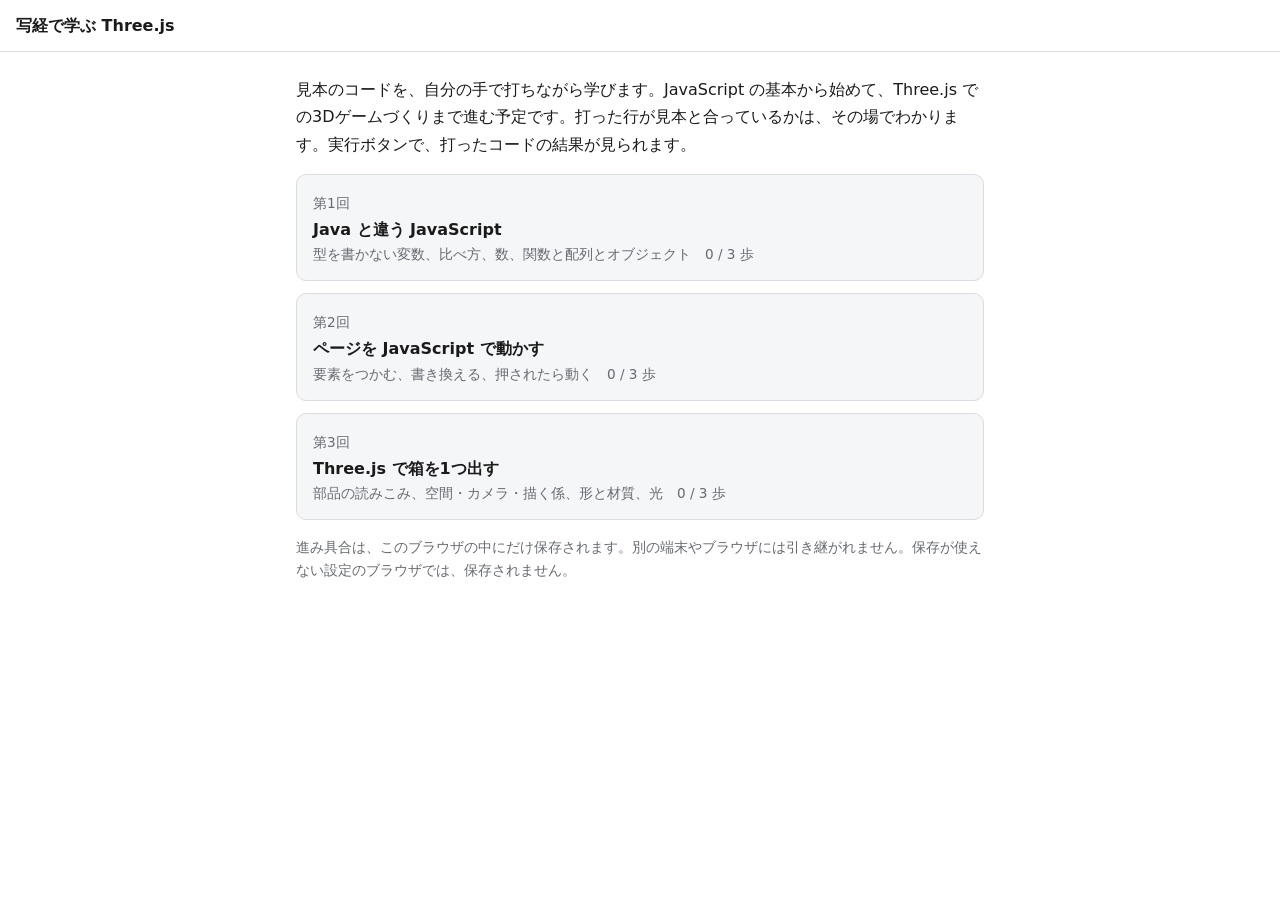
<file: threejs-game/index.html>
<!doctype html>
<html lang="ja">
<head>
<meta charset="utf-8">
<meta name="viewport" content="width=device-width, initial-scale=1">
<title>写経で学ぶ Three.js</title>
<link rel="icon" href="favicon.svg" type="image/svg+xml">
<link rel="stylesheet" href="style.css">
</head>
<body>
<header class="top">
  <a class="brand" href="#/">写経で学ぶ Three.js</a>
</header>

<main id="list-view" hidden>
  <p class="lead">見本のコードを、自分の手で打ちながら学びます。JavaScript の基本から始めて、Three.js での3Dゲームづくりまで進む予定です。打った行が見本と合っているかは、その場でわかります。実行ボタンで、打ったコードの結果が見られます。</p>
  <ol id="lesson-list" class="lesson-list"></ol>
  <p class="muted small">進み具合は、このブラウザの中にだけ保存されます。別の端末やブラウザには引き継がれません。保存が使えない設定のブラウザでは、保存されません。</p>
</main>

<main id="lesson-view" class="lesson" hidden>
  <section class="pane guide">
    <nav class="steps" id="step-nav" aria-label="歩の一覧"></nav>
    <h1 id="step-title"></h1>
    <div id="step-body" class="body"></div>
    <h2 class="label">見本 <span class="muted small">色のついた行が、この歩で増えた行</span></h2>
    <pre id="sample" class="code sample"></pre>
    <div id="removed" class="box removed" hidden></div>
    <div id="step-care" class="box care"></div>
    <div id="step-try" class="box try"></div>
  </section>

  <section class="pane work">
    <div class="toolbar">
      <button id="run" type="button" class="primary">実行</button>
      <button id="reset" type="button">打ち直す</button>
      <span class="spacer"></span>
      <button id="prev" type="button">前の歩</button>
      <button id="next" type="button">次の歩</button>
    </div>
    <p id="status" class="status" role="status"></p>
    <div class="keybar" id="keybar" aria-label="記号を入れるボタン">
      <button type="button" data-ins="<">&lt;</button>
      <button type="button" data-ins=">">&gt;</button>
      <button type="button" data-ins="/">/</button>
      <button type="button" data-ins="=">=</button>
      <button type="button" data-ins='"'>"</button>
      <button type="button" data-ins="{">{</button>
      <button type="button" data-ins="}">}</button>
      <button type="button" data-ins=";">;</button>
      <button type="button" data-ins=":">:</button>
      <button type="button" data-ins="(">(</button>
      <button type="button" data-ins=")">)</button>
      <button type="button" data-ins="'">'</button>
      <button type="button" data-ins="!">!</button>
      <button type="button" data-ins="[">[</button>
      <button type="button" data-ins="]">]</button>
      <button type="button" data-ins="`">`</button>
      <button type="button" data-ins="$">$</button>
      <button type="button" data-ins="=>">=&gt;</button>
      <button type="button" data-ins="  ">字下げ</button>
    </div>
    <div class="editor">
      <pre id="gutter" class="gutter" aria-hidden="true"></pre>
      <textarea id="code" wrap="off" spellcheck="false" autocapitalize="off" autocomplete="off" autocorrect="off" aria-label="コードを打つ欄"></textarea>
    </div>
    <h2 class="label">実行結果</h2>
    <iframe id="result" class="result" sandbox="allow-scripts" title="実行結果"></iframe>
    <details class="sources" id="sources"></details>
  </section>
</main>

<script type="module" src="app.js"></script>
</body>
</html>
</file>
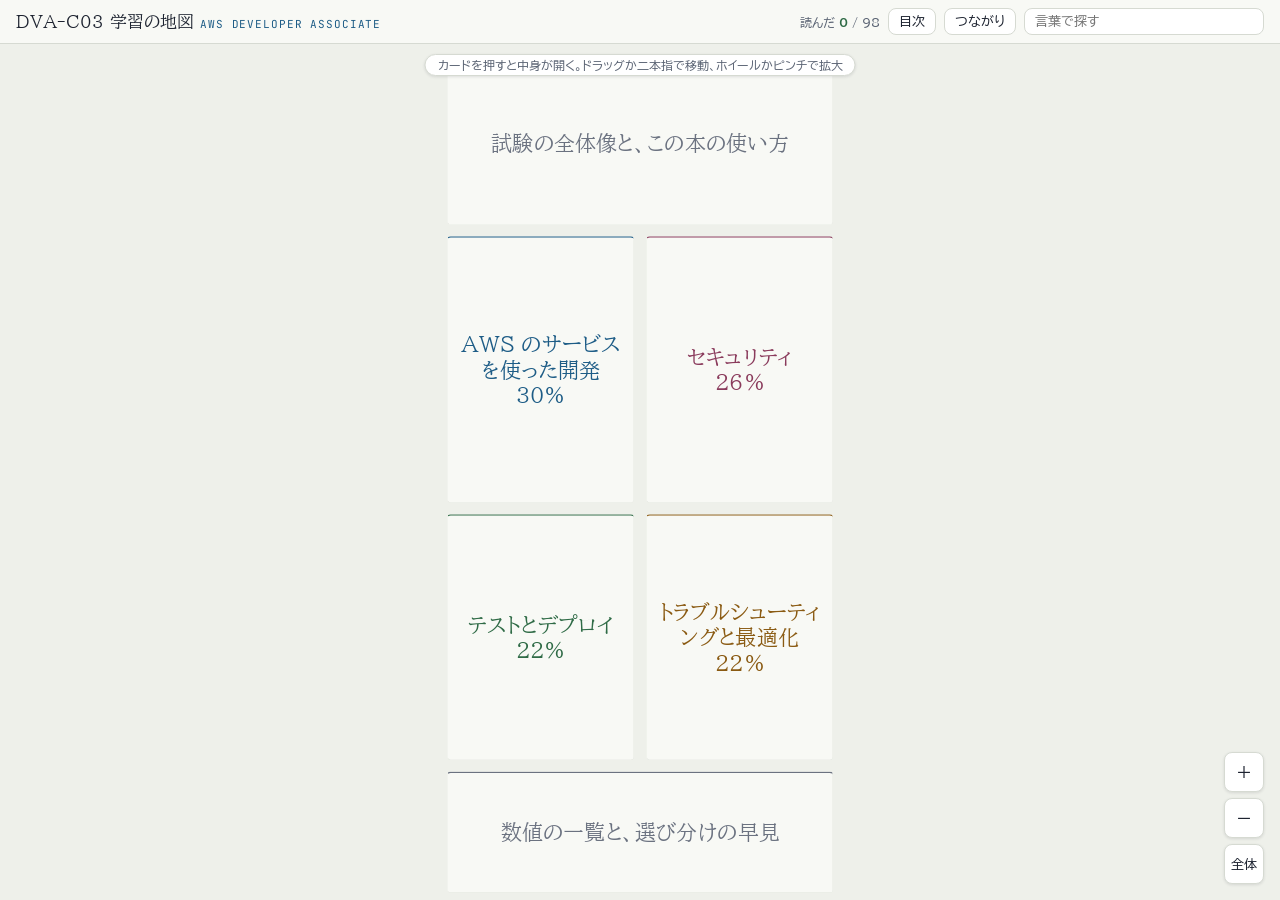
<file: dva-c03-book/map/index.html>
<!doctype html>
<html lang="ja">
<head>
<meta charset="utf-8">
<meta name="viewport" content="width=device-width, initial-scale=1, viewport-fit=cover">
<title>DVA-C03 学習の地図</title>
<meta name="claude:viewport-fit-sides" content="cover">
<link rel="preconnect" href="https://fonts.googleapis.com">
<link rel="preconnect" href="https://fonts.gstatic.com" crossorigin>
<link rel="stylesheet" href="https://fonts.googleapis.com/css2?family=BIZ+UDPGothic:wght@400;700&family=BIZ+UDPMincho:wght@700&family=JetBrains+Mono:wght@400&display=swap">
<style>
/* Layout: 全画面の地図。分野を4つの領地、章を列、節をカードにして並べる。右（狭い画面は下）に読む枠 */
:root{
  --bg:#eef0ea; --land:#f8f9f5; --card:#ffffff; --ink:#1d2330; --muted:#5a6373; --line:#d6dad2;
  --accent:#1d5c86; --accent-soft:#e2ecf4; --shadow:0 1px 3px rgba(29,35,48,.12);
  --d0:#6b7280; --d1:#1d5c86; --d2:#8a3b5c; --d3:#2f6b46; --d4:#8a5a12; --d9:#6b7280;
  --pre:#1d5c86; --pair:#2f6b46; --cmp:#b0491f; --read:#2f6b46;
  --tip:#276b45; --tip-bg:#e8f3ec; --trap:#9a4419; --trap-bg:#f8ece4; --code-bg:#eef0ec;
  --f-display:"BIZ UDPMincho","Hiragino Mincho ProN","Yu Mincho",serif;
  --f-body:"BIZ UDPGothic","Hiragino Sans","Yu Gothic","Noto Sans JP",sans-serif;
  --bar-h:52px;
  --f-mono:"JetBrains Mono","SFMono-Regular",Menlo,Consolas,monospace;
}
@media (prefers-color-scheme:dark){:root:not([data-theme="light"]){
  --bg:#0f1318; --land:#161b22; --card:#1c222b; --ink:#e4e7ec; --muted:#9aa3b2; --line:#2c3442;
  --accent:#7fb6dd; --accent-soft:#1c2a38; --shadow:0 1px 3px rgba(0,0,0,.5);
  --d0:#9aa3b2; --d1:#7fb6dd; --d2:#e094b4; --d3:#7fc79b; --d4:#e3b261; --d9:#9aa3b2;
  --pre:#7fb6dd; --pair:#7fc79b; --cmp:#f0a07a; --read:#7fc79b;
  --tip:#7fc79b; --tip-bg:#17271f; --trap:#e6a07a; --trap-bg:#2b1d16; --code-bg:#1f2530; color-scheme:dark}}
:root[data-theme="dark"]{
  --bg:#0f1318; --land:#161b22; --card:#1c222b; --ink:#e4e7ec; --muted:#9aa3b2; --line:#2c3442;
  --accent:#7fb6dd; --accent-soft:#1c2a38; --shadow:0 1px 3px rgba(0,0,0,.5);
  --d0:#9aa3b2; --d1:#7fb6dd; --d2:#e094b4; --d3:#7fc79b; --d4:#e3b261; --d9:#9aa3b2;
  --pre:#7fb6dd; --pair:#7fc79b; --cmp:#f0a07a; --read:#7fc79b;
  --tip:#7fc79b; --tip-bg:#17271f; --trap:#e6a07a; --trap-bg:#2b1d16; --code-bg:#1f2530; color-scheme:dark}
html,body{height:100%}
body{margin:0;background:var(--bg);color:var(--ink);font-family:var(--f-body);font-size:15px;overflow:hidden}
body::before{content:"";position:fixed;inset:0 0 auto;height:env(safe-area-inset-top,0px);z-index:10;background:var(--land)}
button{font:inherit;color:inherit}
:focus-visible{outline:2px solid var(--accent);outline-offset:2px}
.bar{position:fixed;z-index:9;top:env(safe-area-inset-top,0px);left:0;right:0;display:flex;align-items:center;gap:8px;flex-wrap:wrap;
  padding:8px max(16px,env(safe-area-inset-right,0px)) 8px max(16px,env(safe-area-inset-left,0px));background:var(--land);border-bottom:1px solid var(--line)}
.brand{font-family:var(--f-display);font-size:17px;white-space:nowrap}
.brand small{font-family:var(--f-mono);font-size:11px;color:var(--accent);margin-left:6px;letter-spacing:.08em}
.bar .sp{flex:1}
.iconbtn{border:1px solid var(--line);background:var(--card);border-radius:8px;padding:6px 10px;cursor:pointer;font-size:13px;white-space:nowrap}
.iconbtn[aria-pressed="true"],.iconbtn[aria-expanded="true"]{background:var(--accent-soft);border-color:var(--accent);color:var(--accent)}
.search{position:relative}
.search input{width:min(15rem,42vw);border:1px solid var(--line);background:var(--card);border-radius:8px;padding:6px 10px;font:inherit;font-size:13px;color:var(--ink)}
.results{position:fixed;box-sizing:border-box;max-height:60vh;overflow:auto;background:var(--card);border:1px solid var(--line);border-radius:8px;box-shadow:var(--shadow);padding:4px}
.results button{display:block;width:100%;text-align:left;border:0;background:none;padding:6px 8px;border-radius:6px;cursor:pointer;font-size:13px}
.results button:hover,.results button:focus-visible{background:var(--accent-soft)}
.results .rc{display:block;font-size:11px;color:var(--muted)}
#vp{position:fixed;inset:0;touch-action:none;cursor:grab}
#vp.drag{cursor:grabbing}
#world{position:absolute;left:0;top:0;transform-origin:0 0}
.terr{position:absolute;border-radius:14px;background:var(--land);border:1px solid var(--line)}
.terr .th{position:absolute;left:22px;top:14px;right:22px}
.terr .th .eb{font-size:12px;letter-spacing:.08em;color:var(--muted)}
.terr .th .tt{font-family:var(--f-display);font-size:24px;line-height:1.3}
.terr .th .wt{font-family:var(--f-mono);font-size:13px;margin-left:8px}
.terr .bigname{display:none;position:absolute;inset:0;align-items:center;justify-content:center;text-align:center;font-family:var(--f-display);font-size:96px;line-height:1.2;padding:40px}
.chhead{position:absolute;border:0;background:none;text-align:left;cursor:pointer;padding:6px 8px;border-radius:8px}
.chhead:hover{background:var(--accent-soft)}
.chhead .no{display:block;font-size:11px;color:var(--muted);letter-spacing:.06em}
.chhead .ct{display:block;font-weight:700;font-size:15px;line-height:1.35}
.card{position:absolute;box-sizing:border-box;border:1px solid var(--line);background:var(--card);border-radius:8px;padding:8px 10px;text-align:left;cursor:pointer;box-shadow:var(--shadow);overflow:hidden}
.card:hover{border-color:var(--accent)}
.card.sel{outline:2px solid var(--accent);outline-offset:1px}
.card.dim{opacity:.35}
.card .ttl{display:block;font-weight:700;font-size:13.5px;line-height:1.35;max-height:2.7em;overflow:hidden}
.card .sk{display:flex;gap:4px;flex-wrap:wrap;margin-top:3px}
.chip{font-family:var(--f-mono);font-size:10.5px;color:var(--accent);background:var(--accent-soft);border-radius:3px;padding:0 4px}
.card .sm{display:block;font-size:11.5px;color:var(--muted);line-height:1.45;margin-top:3px;max-height:2.9em;overflow:hidden}
.card .lk{font-family:var(--f-mono);font-size:10px;color:var(--muted);white-space:nowrap}
.card.quiz{background:var(--accent-soft);border-style:dashed}
.card .rd{display:none;font-size:10.5px;font-weight:700;color:var(--read);white-space:nowrap}
.card.read{border-color:var(--read);box-shadow:inset 4px 0 0 var(--read),var(--shadow)}
.card.read .rd{display:inline}
.prog{font-size:12px;color:var(--muted);white-space:nowrap;font-variant-numeric:tabular-nums}
.prog b{color:var(--read)}
.readbox{display:flex;align-items:center;gap:8px;flex-wrap:wrap;margin:8px 0 4px;padding:8px 10px;border:1px solid var(--line);border-radius:8px;background:var(--card);font-size:13px}
.readbox .st{flex:1;min-width:10rem;color:var(--muted)}
.readbox .st b{color:var(--read)}
.readbox .em{color:var(--trap);font-weight:700}
.readbtn{border:1px solid var(--read);background:var(--read);color:var(--card);border-radius:8px;padding:6px 12px;cursor:pointer;font-weight:700;font-size:13px}
.undobtn{border:1px solid var(--line);background:none;border-radius:8px;padding:6px 10px;cursor:pointer;font-size:12px;color:var(--muted)}
.readbtn:disabled,.undobtn:disabled{opacity:.5;cursor:default}
#index .si.read::before{content:"✓ ";color:var(--read)}
.sr{position:absolute;width:1px;height:1px;overflow:hidden;clip:rect(0 0 0 0);white-space:nowrap}
.store{font-size:11px;color:var(--muted);margin-top:4px}
#world.mid .card .sm{display:none}
#world.far .card,#world.far .chhead,#world.far .th{visibility:hidden}
#world.far .terr .bigname{display:flex}
svg#links{position:absolute;left:0;top:0;overflow:visible;pointer-events:none}
svg#links path{fill:none;stroke-width:2;opacity:.55}
svg#links path.hi{stroke-width:3.5;opacity:1}
svg#links path.lo{opacity:.12}
.zoom{position:fixed;z-index:4;right:max(16px,calc(env(safe-area-inset-right,0px) + 12px));bottom:calc(env(safe-area-inset-bottom,0px) + 16px);display:flex;flex-direction:column;gap:6px}
.zoom button{width:40px;height:40px;border-radius:8px;border:1px solid var(--line);background:var(--card);box-shadow:var(--shadow);cursor:pointer;font-size:18px}
.legend{position:fixed;z-index:4;left:max(16px,env(safe-area-inset-left,0px));bottom:calc(env(safe-area-inset-bottom,0px) + 16px);background:var(--card);border:1px solid var(--line);border-radius:8px;padding:8px 10px;font-size:12px;box-shadow:var(--shadow);display:grid;gap:3px}
.legend[hidden],.results[hidden]{display:none}
.legend i{display:inline-block;width:22px;height:0;border-top:3px solid;vertical-align:middle;margin-right:6px}
.panel{position:fixed;z-index:7;background:var(--land);border:1px solid var(--line);box-shadow:var(--shadow);overflow-y:auto;-webkit-overflow-scrolling:touch}
#detail{top:calc(env(safe-area-inset-top,0px) + var(--bar-h));right:0;bottom:0;width:min(34rem,100vw);border-radius:12px 0 0 0;padding:16px max(18px,env(safe-area-inset-right,0px)) calc(env(safe-area-inset-bottom,0px) + 40px) 22px;box-sizing:border-box}
#index{top:calc(env(safe-area-inset-top,0px) + var(--bar-h));left:0;bottom:0;width:min(20rem,88vw);border-radius:0 12px 0 0;padding:14px 16px calc(env(safe-area-inset-bottom,0px) + 30px) max(16px,env(safe-area-inset-left,0px));box-sizing:border-box}
@media (max-width:640px){
  #index{z-index:8}
  #detail{top:auto;height:78vh;width:100vw;border-radius:14px 14px 0 0;padding-left:max(16px,env(safe-area-inset-left,0px))}
  body.detail-open .zoom,body.detail-open .legend{display:none}
  .brand small{display:none}
}
.close{position:sticky;top:0;float:right;border:1px solid var(--line);background:var(--card);border-radius:8px;width:34px;height:34px;cursor:pointer;font-size:16px;z-index:1}
.crumb{font-size:12px;color:var(--muted);margin:2px 44px 4px 0}
.crumb button{border:0;background:none;padding:0;color:var(--accent);cursor:pointer;font-size:12px;text-decoration:underline}
#detail h2{font-family:var(--f-display);font-size:21px;line-height:1.4;margin:4px 0 8px;text-wrap:balance}
#detail .body{line-height:1.85;font-size:15px}
#detail .body h4{font-size:15.5px;margin:1.4rem 0 .3rem}
#detail .body p{margin:.6rem 0}
#detail .body ul,#detail .body ol{padding-left:1.3rem}
#detail .body li{margin:.2rem 0}
.box{margin:1rem 0;padding:.7rem .9rem;border-radius:6px;border:1px solid var(--line);background:var(--card)}
.box>.bt{font-weight:700;font-size:13px;margin:0 0 .2rem}
.box.tip{background:var(--tip-bg);border-color:transparent}.box.tip>.bt{color:var(--tip)}
.box.trap{background:var(--trap-bg);border-color:transparent}.box.trap>.bt{color:var(--trap)}
.box.note>.bt{color:var(--muted)}
.tbl{overflow-x:auto;margin:.8rem 0}
table{border-collapse:collapse;font-size:13px;line-height:1.55;min-width:100%}
th,td{border:1px solid var(--line);padding:.35rem .5rem;vertical-align:top;text-align:left}
th{background:var(--accent-soft)}
td.num,th.num{font-variant-numeric:tabular-nums;white-space:nowrap}
code{font-family:var(--f-mono);font-size:.85em;background:var(--code-bg);border-radius:3px;padding:.05em .3em;overflow-wrap:anywhere}
pre{background:var(--code-bg);border-radius:6px;padding:.7rem .9rem;overflow-x:auto;font-size:12.5px;line-height:1.5}
pre code{background:none;padding:0;overflow-wrap:normal}
.skill{font-family:var(--f-mono);font-size:11px;color:var(--accent);background:var(--accent-soft);border-radius:3px;padding:0 .35rem}
.quiz{margin:1rem 0;padding:.8rem .9rem;background:var(--card);border:1px solid var(--line);border-radius:6px}
.quiz .qn{font-family:var(--f-mono);font-size:12px;color:var(--muted);margin:0}
.quiz ol.choices{list-style:upper-alpha}
.quiz summary{cursor:pointer;color:var(--accent);font-weight:700}
.sources{font-size:12.5px;color:var(--muted)}
.sources a{overflow-wrap:anywhere}
.sec-h{font-size:13px;letter-spacing:.06em;color:var(--muted);margin:1.6rem 0 .4rem;border-top:1px solid var(--line);padding-top:.9rem}
.conn{list-style:none;padding:0;margin:0;display:grid;gap:6px}
.conn button{display:block;width:100%;text-align:left;border:1px solid var(--line);background:var(--card);border-radius:8px;padding:7px 10px;cursor:pointer}
.conn button:hover{border-color:var(--accent)}
.conn .tg{font-size:11px;font-weight:700;margin-right:6px}
.conn .to{font-weight:700;font-size:13.5px}
.conn .wy{display:block;font-size:12.5px;color:var(--muted);line-height:1.55;margin-top:2px}
.conn .wc{display:block;font-size:11px;color:var(--muted)}
.navs{display:flex;gap:8px;margin-top:1.4rem}
.navs button{flex:1;min-width:0;border:1px solid var(--line);background:var(--card);border-radius:8px;padding:8px;cursor:pointer;font-size:13px;text-align:left;overflow:hidden;text-overflow:ellipsis;white-space:nowrap}
.navs button:last-child{text-align:right}
.navs button:disabled{opacity:.4;cursor:default}
#index h3{font-size:13px;letter-spacing:.06em;color:var(--muted);margin:1rem 0 .3rem}
#index ul{list-style:none;padding:0;margin:0}
#index button{display:block;width:100%;text-align:left;border:0;background:none;padding:4px 6px;border-radius:6px;cursor:pointer;font-size:13.5px}
#index button:hover{background:var(--accent-soft)}
#index .ci{font-weight:700}
#index .si{padding-left:18px;color:var(--muted);font-size:12.5px}
.hint{position:fixed;z-index:3;pointer-events:none;left:50%;transform:translateX(-50%);top:calc(env(safe-area-inset-top,0px) + var(--bar-h) + 10px);background:var(--card);border:1px solid var(--line);border-radius:999px;padding:4px 12px;font-size:12px;color:var(--muted);box-shadow:var(--shadow);white-space:nowrap}
.loading{position:fixed;inset:0;display:flex;align-items:center;justify-content:center;color:var(--muted)}
@media (prefers-reduced-motion:reduce){*{transition:none!important}}
</style>
</head>
<body>
<div class="bar">
  <div class="brand">DVA-C03 学習の地図<small>AWS DEVELOPER ASSOCIATE</small></div>
  <span class="sp"></span>
  <span class="prog" id="prog" hidden></span>
  <button class="iconbtn" id="btnIndex" aria-expanded="false" aria-controls="index">目次</button>
  <button class="iconbtn" id="btnLinks" aria-pressed="false">つながり</button>
  <div class="search"><input id="q" type="search" placeholder="言葉で探す" aria-label="言葉で探す" autocomplete="off"><div class="results" id="res" hidden></div></div>
</div>
<div id="vp"><div id="world"><svg id="links"></svg></div></div>
<div id="live" class="sr" aria-live="polite"></div>
<div class="loading" id="loading">読み込んでいます</div>
<div class="hint" id="hint">カードを押すと中身が開く。ドラッグか二本指で移動、ホイールかピンチで拡大</div>
<div class="legend" id="legend" hidden>
  <div><i style="border-color:var(--pre)"></i>先に知っておくと分かる</div>
  <div><i style="border-color:var(--pair)"></i>組み合わせて使う</div>
  <div><i style="border-color:var(--cmp);border-top-style:dashed"></i>取り違えやすい・比べる</div>
</div>
<div class="zoom">
  <button id="zin" aria-label="拡大">＋</button>
  <button id="zout" aria-label="縮小">－</button>
  <button id="zfit" aria-label="全体を表示" style="font-size:13px">全体</button>
</div>
<nav class="panel" id="index" hidden aria-label="目次"><button class="close" data-close="index" aria-label="閉じる">×</button><div id="indexBody"></div></nav>
<article class="panel" id="detail" hidden><button class="close" data-close="detail" aria-label="閉じる">×</button><div id="detailBody"></div></article>
<script>
(function(){
const $=id=>document.getElementById(id);
const TYPES={pre:{name:'先に知っておくと分かる',c:'var(--pre)'},pair:{name:'組み合わせて使う',c:'var(--pair)'},cmp:{name:'取り違えやすい・比べる',c:'var(--cmp)',dash:'7 5'}};
const DCOL={part0:'var(--d0)',part1:'var(--d1)',part2:'var(--d2)',part3:'var(--d3)',part4:'var(--d4)',part9:'var(--d9)'};
const CW=250,CH=84,CG=10,CHH=64,PAD=24,TH=78,COLG=22;
let D,cardById={},chById={},domById={},linksOf={},view={x:0,y:0,z:1},sel=null,linksOn=false,txt={};
const vp=$('vp'),world=$('world'),svg=$('links');

fetch('data.json').then(r=>{if(!r.ok)throw new Error(r.status);return r.json()}).then(init).catch(e=>{$('loading').textContent='データを読めなかった（'+e.message+'）。ページを開き直してみて'});

function init(data){
  D=data;$('loading').remove();
  D.domains.forEach(d=>domById[d.id]=d);
  D.chapters.forEach(c=>{chById[c.id]=c;c.cards=[]});
  D.cards.forEach(c=>{cardById[c.id]=c;chById[c.ch].cards.push(c);linksOf[c.id]=[]});
  D.links.forEach((l,i)=>{l.i=i;linksOf[l.a].push(l);linksOf[l.b].push(l)});
  layout();buildIndex();drawLinks();fit(false);initReads();
  window.addEventListener('hashchange',route);route();
  setTimeout(()=>{const h=$('hint');if(h)h.remove()},6000);
}

// ---- 配置：上に「はじめに」、2×2 に分野、下に「付録」
function layout(){
  const terr={};
  D.domains.forEach(d=>{
    const chs=D.chapters.filter(c=>c.domain===d.id);
    const h=Math.max(...chs.map(c=>c.cards.length))*(CH+CG)+CHH;
    terr[d.id]={w:chs.length*CW+(chs.length-1)*COLG+PAD*2,h:TH+h+PAD,chs};
  });
  const G=60,big=['part1','part2','part3','part4'];
  const colW=[Math.max(terr.part1.w,terr.part3.w),Math.max(terr.part2.w,terr.part4.w)];
  const rowH=[Math.max(terr.part1.h,terr.part2.h),Math.max(terr.part3.h,terr.part4.h)];
  let y=0;
  const place=(id,x,yy,w,h)=>{const t=terr[id];t.x=x;t.y=yy;t.w=w||t.w;t.h=h||t.h};
  place('part0',0,0,colW[0]+G+colW[1]);y=terr.part0.h+G;
  place('part1',0,y,colW[0],rowH[0]);place('part2',colW[0]+G,y,colW[1],rowH[0]);y+=rowH[0]+G;
  place('part3',0,y,colW[0],rowH[1]);place('part4',colW[0]+G,y,colW[1],rowH[1]);y+=rowH[1]+G;
  if(terr.part9){place('part9',0,y,colW[0]+G+colW[1]);y+=terr.part9.h}
  world.style.width=(colW[0]+G+colW[1])+'px';world.style.height=y+'px';
  D.size={w:colW[0]+G+colW[1],h:y};
  D.domains.forEach(d=>{
    const t=terr[d.id],el=document.createElement('div');el.className='terr';
    Object.assign(el.style,{left:t.x+'px',top:t.y+'px',width:t.w+'px',height:t.h+'px',borderTop:'6px solid '+DCOL[d.id]});
    el.innerHTML=`<div class="th"><div class="eb">${esc(d.eyebrow)}</div><div class="tt">${esc(d.title)}${d.weight?`<span class="wt" style="color:${DCOL[d.id]}">${d.weight}%</span>`:''}</div></div><div class="bigname" style="color:${DCOL[d.id]}">${esc(d.title)}${d.weight?'<br>'+d.weight+'%':''}</div>`;
    world.insertBefore(el,svg);
    t.chs.forEach((c,i)=>{
      const x=t.x+PAD+i*(CW+COLG),yy=t.y+TH;
      const hb=document.createElement('button');hb.className='chhead';
      Object.assign(hb.style,{left:x+'px',top:yy+'px',width:CW+'px'});
      hb.innerHTML=`<span class="no">${esc(c.no)}</span><span class="ct">${esc(c.title)}</span>`;
      hb.onclick=e=>{e.stopPropagation();if(!moved)openChapter(c.id,true)};
      world.insertBefore(hb,svg);
      c.cards.forEach((k,j)=>{
        const b=document.createElement('button');b.className='card'+(k.kind==='quiz'?' quiz':'');b.id='c-'+k.id;
        k.x=x;k.y=yy+CHH+j*(CH+CG);
        Object.assign(b.style,{left:k.x+'px',top:k.y+'px',width:CW+'px',height:CH+'px'});
        const n=linksOf[k.id].length;
        b.innerHTML=`<span class="ttl">${esc(k.title)}</span>`+
          `<span class="sk">${k.skills.map(s=>`<span class="chip">${esc(s)}</span>`).join('')}<span style="flex:1"></span><span class="rd" id="rd-${k.id}"></span>${n?`<span class="lk">つながり ${n}</span>`:''}</span>`+
          `<span class="sm">${k.kind==='quiz'?k.nq+'問。答えは折りたたんである':esc(k.sum)}</span>`;
        b.onclick=e=>{e.stopPropagation();if(!moved)openCard(k.id,false)};
        world.insertBefore(b,svg);
      });
    });
  });
  svg.setAttribute('width',D.size.w);svg.setAttribute('height',D.size.h);
}

// ---- つながりの線
function drawLinks(){
  svg.innerHTML='';
  D.links.forEach(l=>{
    const a=cardById[l.a],b=cardById[l.b];
    const ax=a.x+CW/2,ay=a.y+CH/2,bx=b.x+CW/2,by=b.y+CH/2;
    const dx=bx-ax,dy=by-ay,len=Math.hypot(dx,dy)||1,bend=Math.min(160,len*.25);
    const mx=(ax+bx)/2-dy/len*bend,my=(ay+by)/2+dx/len*bend;
    const p=document.createElementNS('http://www.w3.org/2000/svg','path');
    p.setAttribute('d',`M${ax},${ay} Q${mx},${my} ${bx},${by}`);
    p.setAttribute('stroke',TYPES[l.t].c);if(TYPES[l.t].dash)p.setAttribute('stroke-dasharray',TYPES[l.t].dash);
    p.dataset.i=l.i;svg.appendChild(p);
  });
  paintLinks();
}
function paintLinks(){
  const mine=sel&&linksOf[sel]?new Set(linksOf[sel].map(l=>l.i)):null;
  svg.querySelectorAll('path').forEach(p=>{
    const i=+p.dataset.i,on=mine&&mine.has(i);
    p.style.display=(linksOn||on)?'':'none';
    p.classList.toggle('hi',!!on);p.classList.toggle('lo',!!(mine&&!on&&linksOn));
  });
  const near=mine?new Set([sel,...linksOf[sel].map(l=>l.a===sel?l.b:l.a)]):null;
  document.querySelectorAll('.card').forEach(c=>{const id=c.id.slice(2);c.classList.toggle('sel',id===sel);c.classList.toggle('dim',!!(near&&linksOn&&!near.has(id)))});
  $('legend').hidden=!(linksOn||(mine&&mine.size));
}
$('btnLinks').onclick=()=>{linksOn=!linksOn;$('btnLinks').setAttribute('aria-pressed',linksOn);paintLinks()};

// ---- 読む枠
function crumb(chId){const c=chById[chId],d=domById[c.domain];return `<div class="crumb">${esc(d.eyebrow||d.title)} ・ <button data-ch="${c.id}">${esc(c.no)}　${esc(c.title)}</button></div>`}
function connList(list,self){
  if(!list.length)return '';
  const order={pre:0,pair:1,cmp:2};
  list=list.slice().sort((x,y)=>order[x.t]-order[y.t]);
  return '<ul class="conn">'+list.map(l=>{
    const other=l.a===self?l.b:l.a,o=cardById[other],dir=l.t==='pre'?(l.a===self?'この節が土台になる':'先にこちらを'):TYPES[l.t].name;
    return `<li><button data-card="${other}"><span class="tg" style="color:${TYPES[l.t].c}">${dir}</span><span class="to">${esc(o.title)}</span><span class="wc">${esc(chById[o.ch].no)}　${esc(chById[o.ch].title)}</span><span class="wy">${esc(l.why)}</span></button></li>`}).join('')+'</ul>';
}
function openCard(id,fly){
  const k=cardById[id];if(!k)return;sel=id;curCh=null;Object.keys(msgs).forEach(x=>{if(msgs[x].seen)delete msgs[x]});
  const ch=chById[k.ch],i=ch.cards.indexOf(k),prev=ch.cards[i-1],next=ch.cards[i+1];
  const links=linksOf[id];
  $('detailBody').innerHTML=crumb(k.ch)+`<h2>${esc(k.title)}</h2>`+(k.skills.length?`<p>${k.skills.map(s=>`<span class="skill">スキル ${esc(s)}</span>`).join(' ')}</p>`:'')+readBox(id)+
    `<div class="body">${k.html}</div>`+
    (links.length?`<div class="sec-h">この節のつながり（${links.length}）</div>`+connList(links,id):'')+
    readBox(id)+`<div class="navs"><button ${prev?`data-card="${prev.id}"`:'disabled'}>← ${prev?esc(prev.title):'章のはじめ'}</button><button ${next?`data-card="${next.id}"`:'disabled'}>${next?esc(next.title):'章のおわり'} →</button></div>`;
  showDetail();if(msgs[id])msgs[id].seen=true;paintLinks();if(fly)flyTo(k.x,k.y,CW,CH);setHash(id);
}
function openChapter(chId,fly,repaint){
  const c=chById[chId];sel=null;curCh=chId;lastChSig=chId+':'+c.cards.map(k=>reads[k.id]?reads[k.id].n:0).join(',');
  const out={};c.cards.forEach(k=>linksOf[k.id].forEach(l=>{const o=l.a===k.id?l.b:l.a;if(cardById[o].ch!==chId)(out[cardById[o].ch]=out[cardById[o].ch]||[]).push({l,k})}));
  const conn=Object.keys(out).sort((a,b)=>D.chapters.indexOf(chById[a])-D.chapters.indexOf(chById[b])).map(oc=>{
    const items=out[oc];return `<li><button data-ch="${oc}"><span class="to">${esc(chById[oc].no)}　${esc(chById[oc].title)}</span><span class="wy">${items.length}本：${[...new Set(items.map(x=>x.k.title))].map(esc).join('、')}</span></button></li>`}).join('');
  $('detailBody').innerHTML=crumb(chId)+`<h2>${esc(c.title)}</h2>`+(c.lead?`<p class="body">${esc(c.lead)}</p>`:'')+
    `<div class="sec-h">この章の節（読んだ節 ${c.cards.filter(k=>reads[k.id]).length} / ${c.cards.length}）</div><ul class="conn">`+c.cards.map(k=>`<li><button data-card="${k.id}"><span class="to">${reads[k.id]?'✓ ':''}${esc(k.title)}</span>${reads[k.id]?`<span class="wc">${reads[k.id].n}回読んだ</span>`:''}${k.skills.length?' '+k.skills.map(s=>`<span class="chip">${esc(s)}</span>`).join(' '):''}</button></li>`).join('')+'</ul>'+
    (conn?`<div class="sec-h">ほかの章とのつながり</div><ul class="conn">${conn}</ul>`:'')+
    (c.sources?`<div class="sec-h">出典</div>${c.sources}`:'');
  if(repaint){extLinks();return}
  showDetail();paintLinks();
  if(fly){const ks=c.cards;const x0=ks[0].x,y0=ks[0].y-CHH,y1=ks[ks.length-1].y+CH;flyTo(x0,y0,CW,y1-y0)}
  setHash(chId);
}
function extLinks(){$('detail').querySelectorAll('a[href^="http"]').forEach(a=>{a.target='_blank';a.rel='noopener'})}
function showDetail(){const p=$('detail');
  if(!$('index').hidden&&(innerWidth<=640||$('index').offsetWidth+Math.min(innerWidth,544)>innerWidth-200))closeIndex();p.querySelectorAll('a[href^="http"]').forEach(a=>{a.target='_blank';a.rel='noopener'});p.hidden=false;p.scrollTop=0;document.body.classList.add('detail-open')}
$('detail').addEventListener('click',e=>{
  const rb=e.target.closest('[data-read],[data-undo]');if(rb){const id=rb.dataset.read||rb.dataset.undo,box=rb.closest('[data-rb]');
    focusKey={id,kind:rb.dataset.read?'read':'undo',idx:[...document.querySelectorAll(`#detail [data-rb="${id}"]`)].indexOf(box)};
    rb.dataset.read?markRead(id,1):markRead(id,-1);return}
  const b=e.target.closest('[data-card],[data-ch],a[href^="#"]');if(!b)return;
  if(b.matches('a')){e.preventDefault();const id=b.getAttribute('href').slice(1);if(cardById[id])openCard(id,true);else if(chById[id])openChapter(id,true);return}
  if(b.dataset.card)openCard(b.dataset.card,true);else if(b.dataset.ch)openChapter(b.dataset.ch,true);
});
function closeDetail(){curCh=null;$('detail').hidden=true;document.body.classList.remove('detail-open');sel=null;paintLinks();setHash('')}
function closeIndex(){$('index').hidden=true;$('btnIndex').setAttribute('aria-expanded','false')}
document.querySelectorAll('[data-close]').forEach(b=>b.onclick=()=>{if(b.dataset.close==='detail')closeDetail();else closeIndex()});

// ---- 目次と検索
function buildIndex(){
  let h='';
  D.domains.forEach(d=>{h+=`<h3>${esc(d.eyebrow)}　${esc(d.title)}</h3><ul>`;
    D.chapters.filter(c=>c.domain===d.id).forEach(c=>{h+=`<li><button class="ci" data-ch="${c.id}">${esc(c.no)}　${esc(c.title)}</button></li>`;
      c.cards.forEach(k=>h+=`<li><button class="si" data-card="${k.id}">${esc(k.title)}</button></li>`)});h+='</ul>'});
  $('indexBody').innerHTML=h;
}
$('index').addEventListener('click',e=>{const b=e.target.closest('[data-card],[data-ch]');if(!b)return;if(innerWidth<=640){$('index').hidden=true;$('btnIndex').setAttribute('aria-expanded','false')}
  if(b.dataset.card)openCard(b.dataset.card,true);else openChapter(b.dataset.ch,true)});
$('btnIndex').onclick=()=>{const p=$('index'),open=p.hidden;p.hidden=!open;$('btnIndex').setAttribute('aria-expanded',open);
  if(open&&!$('detail').hidden&&(innerWidth<=640||p.offsetWidth+$('detail').offsetWidth>innerWidth-200))closeDetail()};
const q=$('q'),res=$('res');
q.addEventListener('input',()=>{
  const s=q.value.trim().toLowerCase();if(!s){res.hidden=true;return}
  const hits=[];D.cards.forEach(k=>{if(!txt[k.id])txt[k.id]=(k.title+' '+new DOMParser().parseFromString(k.html,'text/html').body.textContent).toLowerCase();
    const i=txt[k.id].indexOf(s);if(i>=0)hits.push(k)});
  res.innerHTML=hits.length?hits.slice(0,40).map(k=>`<button data-card="${k.id}">${esc(k.title)}<span class="rc">${esc(chById[k.ch].no)}　${esc(chById[k.ch].title)}</span></button>`).join(''):'<div style="padding:8px;font-size:13px;color:var(--muted)">見つからなかった</div>';
  placeRes();res.hidden=false;
});
function placeRes(){const r=q.getBoundingClientRect(),w=Math.min(352,innerWidth-32);
  res.style.width=w+'px';res.style.top=(r.bottom+4)+'px';res.style.left=Math.max(16,Math.min(r.right-w,innerWidth-16-w))+'px'}
res.addEventListener('click',e=>{const b=e.target.closest('[data-card]');if(b){res.hidden=true;openCard(b.dataset.card,true)}});
document.addEventListener('keydown',e=>{if(e.key==='Escape'){res.hidden=true}});
document.addEventListener('pointerdown',e=>{if(!e.target.closest('.search'))res.hidden=true});

// ---- 移動と拡大
const MINZ=0.08,MAXZ=2.2;let moved=false,anim=null;
function apply(){world.style.transform=`translate(${view.x}px,${view.y}px) scale(${view.z})`;world.classList.toggle('far',view.z<0.32);world.classList.toggle('mid',view.z>=0.32&&view.z<0.6)}
function zoomAt(f,cx,cy){const z=Math.min(MAXZ,Math.max(MINZ,view.z*f));view.x=cx-(cx-view.x)*z/view.z;view.y=cy-(cy-view.y)*z/view.z;view.z=z;apply()}
function barH(){const b=document.querySelector('.bar');return b?b.getBoundingClientRect().bottom:56}
function syncBar(){document.documentElement.style.setProperty('--bar-h',(document.querySelector('.bar').offsetHeight)+'px')}
function area(){const top=barH()+4,det=!$('detail').hidden,idx=!$('index').hidden,narrow=innerWidth<=640;
  const left=idx&&!narrow?$('index').offsetWidth:0;
  return {x:left,y:top,w:Math.max(120,innerWidth-left-(det&&!narrow?$('detail').offsetWidth:0)),h:Math.max(120,innerHeight-top-(det&&narrow?$('detail').offsetHeight:0))}}
function fit(animate){const a=area(),z=Math.min(a.w/(D.size.w+80),a.h/(D.size.h+80));go(a.x+(a.w-D.size.w*z)/2,a.y+(a.h-D.size.h*z)/2,z,animate)}
function flyTo(x,y,w,h){const a=area();let z=Math.min(1.1,Math.max(0.7,Math.min(a.w/(w+120),a.h/(h+120))));go(a.x+a.w/2-(x+w/2)*z,a.y+a.h/2-(y+h/2)*z,z,true)}
function go(x,y,z,animate){cancelAnimationFrame(anim);
  if(!animate||matchMedia('(prefers-reduced-motion: reduce)').matches){view={x,y,z};apply();return}
  const s={...view},t0=performance.now(),T=420;
  const step=t=>{let k=Math.min(1,(t-t0)/T);k=1-Math.pow(1-k,3);view={x:s.x+(x-s.x)*k,y:s.y+(y-s.y)*k,z:s.z+(z-s.z)*k};apply();if(k<1)anim=requestAnimationFrame(step)};anim=requestAnimationFrame(step)}
const ptrs=new Map();let last=null,pinch=null;
vp.addEventListener('pointerdown',e=>{if(e.button!==0)return;ptrs.set(e.pointerId,{x:e.clientX,y:e.clientY});moved=false;cancelAnimationFrame(anim);
  if(ptrs.size===1)last={x:e.clientX,y:e.clientY};if(ptrs.size===2){const [a,b]=[...ptrs.values()];pinch={d:Math.hypot(a.x-b.x,a.y-b.y),cx:(a.x+b.x)/2,cy:(a.y+b.y)/2}}});
vp.addEventListener('pointermove',e=>{if(!ptrs.has(e.pointerId))return;ptrs.set(e.pointerId,{x:e.clientX,y:e.clientY});
  if(ptrs.size===2&&pinch){const [a,b]=[...ptrs.values()],d=Math.hypot(a.x-b.x,a.y-b.y),cx=(a.x+b.x)/2,cy=(a.y+b.y)/2;view.x+=cx-pinch.cx;view.y+=cy-pinch.cy;zoomAt(d/pinch.d,cx,cy);pinch={d,cx,cy};moved=true;return}
  if(last){const dx=e.clientX-last.x,dy=e.clientY-last.y;if(Math.abs(dx)+Math.abs(dy)>4||moved){if(!moved){moved=true;vp.classList.add('drag');try{vp.setPointerCapture(e.pointerId)}catch(_){}}view.x+=dx;view.y+=dy;apply();last={x:e.clientX,y:e.clientY}}}});
const up=e=>{ptrs.delete(e.pointerId);if(ptrs.size<2)pinch=null;if(!ptrs.size){last=null;vp.classList.remove('drag');setTimeout(()=>moved=false,0)}else{const v=[...ptrs.values()][0];last={x:v.x,y:v.y}}};
vp.addEventListener('pointerup',up);vp.addEventListener('pointercancel',up);
// ホイールの扱い：ピンチ（ctrl つき）とマウスのホイール（行単位、または大きな整数の刻み）は拡大縮小。
// トラックパッドの二本指（ピクセル単位の細かい値）は移動。
vp.addEventListener('wheel',e=>{e.preventDefault();cancelAnimationFrame(anim);
  if(e.ctrlKey){zoomAt(Math.exp(-e.deltaY*0.01),e.clientX,e.clientY);return}
  const mouse=e.deltaMode!==0||(e.deltaX===0&&Number.isInteger(e.deltaY)&&Math.abs(e.deltaY)>=50);
  if(mouse){const unit=e.deltaMode===1?16:e.deltaMode===2?400:1;zoomAt(Math.exp(-e.deltaY*unit*0.0018),e.clientX,e.clientY)}
  else{view.x-=e.deltaX;view.y-=e.deltaY;apply()}},{passive:false});
let gs=1;vp.addEventListener('gesturestart',e=>{e.preventDefault();gs=1});
vp.addEventListener('gesturechange',e=>{e.preventDefault();if(ptrs.size>=2)return;zoomAt(e.scale/gs,e.clientX,e.clientY);gs=e.scale});
const center=()=>{const a=area();return [a.x+a.w/2,a.y+a.h/2]};
$('zin').onclick=()=>zoomAt(1.4,...center());$('zout').onclick=()=>zoomAt(1/1.4,...center());$('zfit').onclick=()=>fit(true);
window.addEventListener('resize',()=>{syncBar();apply()});syncBar();
try{document.fonts.ready.then(syncBar)}catch(_){}
try{new ResizeObserver(syncBar).observe(document.querySelector('.bar'))}catch(_){}

// ---- アドレスの # で開く
function setHash(id){try{const h=id?'#'+id:'';if(location.hash!==h)history.replaceState(null,'',location.pathname+location.search+h)}catch(_){}}
function route(){const id=decodeURIComponent(location.hash.slice(1));if(cardById[id])openCard(id,true);else if(chById[id])openChapter(id,true)}
// ---- 読んだ記録：カードごとに読んだ回数、最後に読んだ時刻、前の時刻の並び（もどす用）。
// 置き場は db（data/users/<自分のid>/ の下、本人だけが読み書きできる場所）。db が使えない表示のときだけ、この端末のブラウザに残す。
// db の記録を読み終えるまでは、ボタンを押せない（読む前の 0 から数えて上書きしないため）。
let waitNote='',msgs={},lastChSig='',reads={},store=null,storeKind='',ready=false,note='',readonly=false,busy={},curCh=null,unsub=null;
function ymd(iso){const d=new Date(iso);if(isNaN(d))return '';const p=n=>String(n).padStart(2,'0');return d.getFullYear()+'-'+p(d.getMonth()+1)+'-'+p(d.getDate())}
function readBox(id){const r=reads[id],n=r?r.n:0,off=!ready||readonly||busy[id];
  const st=!ready?'記録を読み込んでいる':n?`<b>${n}回</b>読んだ（最後は <span style="white-space:nowrap">${esc(ymd(r.at))}</span>）`:'まだ読んでいない';
  return `<div class="readbox" data-rb="${id}"><span class="st" tabindex="-1">${st}${(()=>{const m=readonly&&note?note:(msgs[id]?msgs[id].t:'');return m?`<br><span class="em">${esc(m)}</span>`:''})()}</span>`+
    `<button class="readbtn" data-read="${id}" ${off?'disabled':''}>読んだ（${n+1}回目）</button>`+(n?`<button class="undobtn" data-undo="${id}" ${off?'disabled':''}>1回もどす</button>`:'')+
    `<div class="store" style="flex-basis:100%">${esc(waitNote||(storeKind==='db'?'記録はあなたのアカウントに保存され、ほかの端末でも見える':storeKind==='local'?'記録はこの端末のブラウザにだけ残る':''))}</div></div>`}
function paintReads(){
  let done=0;D.cards.forEach(k=>{const r=reads[k.id],el=$('c-'+k.id);if(r)done++;
    if(el){el.classList.toggle('read',!!r);const b=$('rd-'+k.id);if(b)b.textContent=r?`✓ ${r.n}回`:''}});
  document.querySelectorAll('#index .si').forEach(b=>b.classList.toggle('read',!!reads[b.dataset.card]));
  const pg=$('prog');pg.hidden=!ready;pg.innerHTML=`読んだ <b>${done}</b> / ${D.cards.length}`;
  // 描き直しでフォーカスが消えないように、#detail の中でフォーカスしていた場所を覚えておく
  const ae=document.activeElement,inDet=ae&&$('detail').contains(ae);let keep=null;
  if(inDet){const box=ae.closest('[data-rb]');
    if(box){const id=box.dataset.rb;keep={id,idx:[...document.querySelectorAll(`#detail [data-rb="${id}"]`)].indexOf(box),kind:ae.dataset.read?'read':ae.dataset.undo?'undo':'st'}}
    else if(ae.dataset&&(ae.dataset.card||ae.dataset.ch))keep={sel:ae.dataset.card?`[data-card="${ae.dataset.card}"]`:`[data-ch="${ae.dataset.ch}"]`}
    else if(ae.matches('a[href]')){const h=ae.getAttribute('href');keep={href:h,idx:[...$('detail').querySelectorAll('a[href]')].filter(a=>a.getAttribute('href')===h).indexOf(ae)}}}
  document.querySelectorAll('#detail [data-rb]').forEach(el=>{el.outerHTML=readBox(el.dataset.rb)});
  if(!$('detail').hidden&&sel&&msgs[sel])msgs[sel].seen=true;
  if(curCh&&!$('detail').hidden){const sig=curCh+':'+chById[curCh].cards.map(k=>reads[k.id]?reads[k.id].n:0).join(',');
    if(sig!==lastChSig){lastChSig=sig;const p=$('detail'),top=p.scrollTop;openChapter(curCh,false,true);p.scrollTop=top}}
  const lost=()=>!document.activeElement||document.activeElement===document.body;
  const focusBox=k=>{const box=document.querySelectorAll(`#detail [data-rb="${k.id}"]`)[k.idx];if(!box)return;
    let t=k.kind==='st'?null:(box.querySelector(`[data-${k.kind}]`)||box.querySelector('[data-read]'));if(!t||t.disabled)t=box.querySelector('.st');if(t)t.focus({preventScroll:true})};
  if(focusKey&&!busy[focusKey.id]){const fk=focusKey;focusKey=null;if(lost())focusBox(fk)}
  if(keep&&lost()){
    if(keep.sel){const t=document.querySelector('#detail '+keep.sel);if(t)t.focus({preventScroll:true})}
    else if(keep.href!==undefined){const t=[...$('detail').querySelectorAll('a[href]')].filter(a=>a.getAttribute('href')===keep.href)[keep.idx];if(t)t.focus({preventScroll:true})}
    else if(!(focusKey&&focusKey.id===keep.id))focusBox(keep)}
}
let focusKey=null;
async function initReads(){
  paintReads();
  let db=null,uid=null;
  try{const c=window.claude&&window.claude.use?window.claude:null;
    if(c){db=await c.use('db');const user=await c.use('user');uid=db&&user?await user.id():null}}catch(_){db=null}
  if(!db||!uid){useLocal();return}
  store=db.collection('data/users/'+uid);storeKind='db';
  const t=setTimeout(()=>{if(!ready){waitNote='記録にまだつながらない。しばらく待つか、ページを開き直して';paintReads()}},10000);
  unsub=store.onSnapshot(snap=>{
    const m={};snap.docs.forEach(d=>{const v=d.data();if(v&&v.n>0)m[d.id]={n:v.n,at:String(v.at||''),hist:Array.isArray(v.hist)?v.hist.slice():[]}});
    Object.keys(msgs).forEach(k=>{if(JSON.stringify(m[k]||null)!==JSON.stringify(reads[k]||null))delete msgs[k]});
    reads=m;if(!snap.metadata.fromCache){clearTimeout(t);ready=true;waitNote=''}paintReads()},
    e=>{clearTimeout(t);readonly=true;ready=true;waitNote='';note='記録を読めなくなった（'+(e&&e.code||'error')+'）。ページを開き直して';paintReads()});
}
function useLocal(){store=null;storeKind='local';try{reads=JSON.parse(localStorage.getItem('dva-reads')||'{}')||{}}catch(_){reads={}}ready=true;paintReads()}
async function markRead(id,delta){
  if(!ready||readonly||busy[id])return;
  const before=reads[id],cur=before?before.n:0,n=Math.max(0,cur+delta);if(n===cur)return;
  let next=null;
  if(delta>0){const hist=before?[...(before.hist||[]),before.at].slice(-20):[];next={n,at:new Date().toISOString(),hist}}
  else if(n>0){const hist=(before.hist||[]).slice();const at=hist.pop()||before.at;next={n,at,hist}}
  if(next)reads[id]=next;else delete reads[id];
  busy[id]=true;paintReads();
  const write=async()=>{if(store){const d=store.doc(id);if(next)await d.set(next);else await d.delete()}
    else{try{localStorage.setItem('dva-reads',JSON.stringify(reads))}catch(_){}}};
  let msg='',failed=false,code='';
  try{await write()}catch(e){failed=true;code=e&&e.code||'error';
    const known=['invalid_argument','resource_exhausted','quota_exceeded','revoked','not_granted','capability_disabled','capability_removed','transform_error'];
    if(!known.includes(code)){await new Promise(r=>setTimeout(r,300+Math.random()*500));try{await write();failed=false}catch(e2){code=e2&&e2.code||'error'}}}
  if(failed){
    if(before)reads[id]=before;else delete reads[id];
    if(code==='invalid_argument'||code==='not_granted'||code==='transform_error'){readonly=true;msg='この表示では記録を書けない';note=msg}
    else if(code==='resource_exhausted')msg='操作が多すぎる。少し待ってから押して';
    else if(code==='quota_exceeded')msg='保存できる量を超えた';
    else if(code==='revoked'||code==='capability_disabled'||code==='capability_removed'){readonly=true;msg='記録が使えなくなった。ページを開き直して';note=msg}
    else msg='保存できなかった。少し待ってもう一度押して';
  }
  if(msg&&!readonly)msgs[id]={t:msg};else delete msgs[id];
  busy[id]=false;paintReads();
  if(msg){const a=document.activeElement,onSt=a&&a.classList&&a.classList.contains('st')&&a.closest(`[data-rb="${id}"]`);
    const said=readonly&&note?note:msg;
    if(!onSt)announce(id===sel?said:`「${cardById[id].title}」の記録：${said}`)}
}
function announce(msg){const l=$('live');l.textContent='';setTimeout(()=>{l.textContent=msg},50)}
function esc(s){return String(s??'').replace(/[&<>"']/g,c=>({'&':'&amp;','<':'&lt;','>':'&gt;','"':'&quot;',"'":'&#39;'}[c]))}
})();
</script>

</body>
</html>
</file>
<file: threejs-game/style.css>
:root {
  --bg: #ffffff;
  --panel: #f5f6f8;
  --fg: #1a1a1a;
  --muted: #666a70;
  --line: #d9dce1;
  --accent: #2f6fdf;
  --accent-fg: #ffffff;
  --added: #fff3c4;
  --ok: #1f8a4c;
  --ok-bg: #e3f5ea;
  --bad: #c53030;
  --bad-bg: #fde8e8;
  --code-bg: #f0f2f5;
}
@media (prefers-color-scheme: dark) {
  :root:not([data-theme="light"]) {
    --bg: #16181c;
    --panel: #1e2126;
    --fg: #e8e8e8;
    --muted: #9a9ea6;
    --line: #353a42;
    --accent: #6b9cff;
    --accent-fg: #0d1117;
    --added: #4a3f12;
    --ok: #5fd08f;
    --ok-bg: #173826;
    --bad: #ff8a8a;
    --bad-bg: #3d1b1b;
    --code-bg: #111317;
  }
}

* { box-sizing: border-box; }
body {
  margin: 0;
  background: var(--bg);
  color: var(--fg);
  font-family: system-ui, -apple-system, "Hiragino Sans", "Noto Sans JP", sans-serif;
  line-height: 1.7;
}
[hidden] { display: none !important; }
a { color: var(--accent); }
.muted { color: var(--muted); }
.small { font-size: 0.85em; }

.top {
  padding: 12px 16px;
  border-bottom: 1px solid var(--line);
}
.brand { color: var(--fg); font-weight: 700; text-decoration: none; }

#list-view { max-width: 720px; margin: 0 auto; padding: 24px 16px; }
.lead { margin-top: 0; }
.lesson-list { list-style: none; padding: 0; display: grid; gap: 12px; }
.lesson-list a {
  display: block;
  padding: 14px 16px;
  border: 1px solid var(--line);
  border-radius: 10px;
  background: var(--panel);
  color: var(--fg);
  text-decoration: none;
}
.lesson-list .num { color: var(--muted); font-size: 0.85em; }
.lesson-list .title { display: block; font-weight: 700; }
.lesson-list .meta { display: block; color: var(--muted); font-size: 0.85em; }

.lesson {
  display: grid;
  grid-template-columns: minmax(0, 1fr);
  gap: 16px;
  padding: 16px;
  max-width: 1400px;
  margin: 0 auto;
}
@media (min-width: 960px) {
  .lesson { grid-template-columns: minmax(0, 1fr) minmax(0, 1fr); }
}
.pane { min-width: 0; }
.guide h1 { font-size: 1.3rem; margin: 8px 0; }
.label { font-size: 0.95rem; margin: 20px 0 6px; }

.steps { display: flex; flex-wrap: wrap; gap: 6px; }
.steps a {
  padding: 2px 10px;
  border: 1px solid var(--line);
  border-radius: 999px;
  color: var(--fg);
  text-decoration: none;
  font-size: 0.85em;
}
.steps a.current { background: var(--accent); color: var(--accent-fg); border-color: var(--accent); }
.steps a.done::after { content: " 済"; }

.body code, .box code {
  font-family: ui-monospace, "SF Mono", Menlo, Consolas, monospace;
  overflow-wrap: anywhere;
  background: var(--code-bg);
  padding: 1px 4px;
  border-radius: 4px;
  font-size: 0.9em;
}
.box {
  margin-top: 12px;
  padding: 10px 14px;
  border-radius: 8px;
  background: var(--panel);
  border-left: 4px solid var(--line);
}
.box.care { border-left-color: var(--bad); }
.box.try { border-left-color: var(--ok); }
.box.removed { border-left-color: var(--muted); }
.box.removed .code { padding: 8px 12px; white-space: pre; }
.box h3 { margin: 0 0 4px; font-size: 0.95rem; }
.box p { margin: 4px 0; }

.code {
  margin: 0;
  padding: 10px 0;
  background: var(--code-bg);
  border: 1px solid var(--line);
  border-radius: 8px;
  overflow-x: auto;
  font-family: ui-monospace, "SF Mono", Menlo, Consolas, monospace;
  font-size: 14px;
  line-height: 1.6;
}
.sample .ln { display: block; padding: 0 12px; white-space: pre; }
.sample .ln .no { display: inline-block; width: 2.2em; color: var(--muted); user-select: none; }
.sample .ln.added { background: var(--added); }

.toolbar { display: flex; flex-wrap: wrap; gap: 8px; align-items: center; margin-bottom: 8px; }
.toolbar .spacer { flex: 1; }
button {
  font: inherit;
  font-size: 0.9rem;
  padding: 6px 14px;
  border-radius: 8px;
  border: 1px solid var(--line);
  background: var(--panel);
  color: var(--fg);
  cursor: pointer;
}
button.primary { background: var(--accent); color: var(--accent-fg); border-color: var(--accent); }
button:disabled { opacity: 0.4; cursor: default; }

.editor {
  display: flex;
  height: 340px;
  border: 1px solid var(--line);
  border-radius: 8px;
  background: var(--code-bg);
  overflow: hidden;
}
.gutter, #code {
  font-family: ui-monospace, "SF Mono", Menlo, Consolas, monospace;
  font-size: 14px;
  line-height: 1.6;
  padding: 10px 0;
  margin: 0;
}
.gutter {
  flex: none;
  width: 3em;
  text-align: right;
  padding-right: 8px;
  color: var(--muted);
  overflow: hidden;
  user-select: none;
  border-right: 1px solid var(--line);
}
.gutter .bad { color: var(--bad); font-weight: 700; }
#code {
  flex: 1;
  min-width: 0;
  border: 0;
  outline: none;
  resize: none;
  background: transparent;
  color: var(--fg);
  padding-left: 10px;
  white-space: pre;
  overflow: auto;
  tab-size: 2;
}

.status { min-height: 1.7em; margin: 0 0 8px; padding: 6px 10px; border-radius: 8px; }
.status.ok { background: var(--ok-bg); color: var(--ok); }
.status.bad { background: var(--bad-bg); color: var(--bad); }

.result {
  width: 100%;
  height: 260px;
  border: 1px solid var(--line);
  border-radius: 8px;
  background: #ffffff;
}
.sources { margin-top: 16px; font-size: 0.85em; color: var(--muted); }
.sources summary { cursor: pointer; }

.keybar { display: flex; gap: 4px; overflow-x: auto; margin-bottom: 6px; padding-bottom: 2px; }
.keybar button {
  flex: none;
  min-width: 40px;
  padding: 6px 8px;
  font-family: ui-monospace, "SF Mono", Menlo, Consolas, monospace;
}
@media (hover: hover) and (pointer: fine) {
  .keybar { display: none; }
}
@media (pointer: coarse) {
  /* 主にタッチで操作する端末では、打ちやすいよう打つ欄の文字を大きくする */
  .gutter, #code { font-size: 16px; }
}
@media (max-width: 959px) {
  .editor { height: 260px; }
}
</file>
